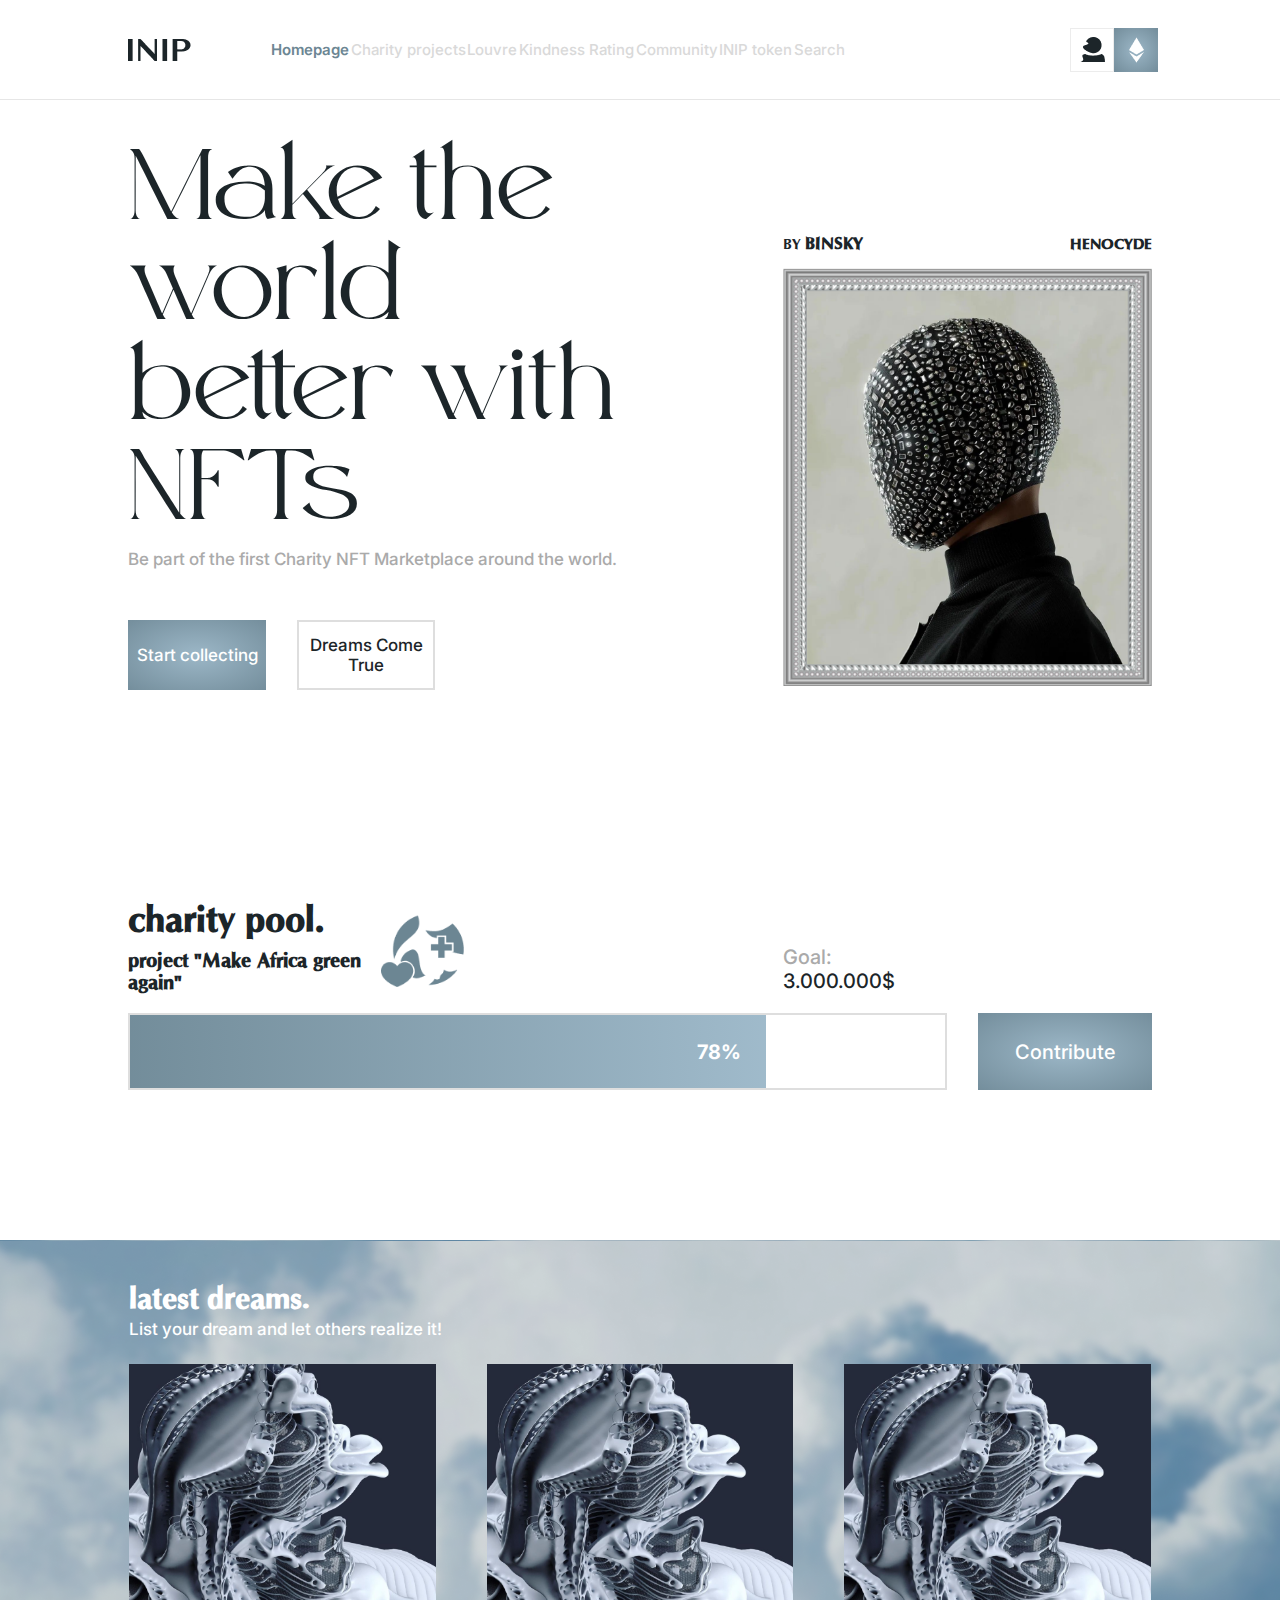
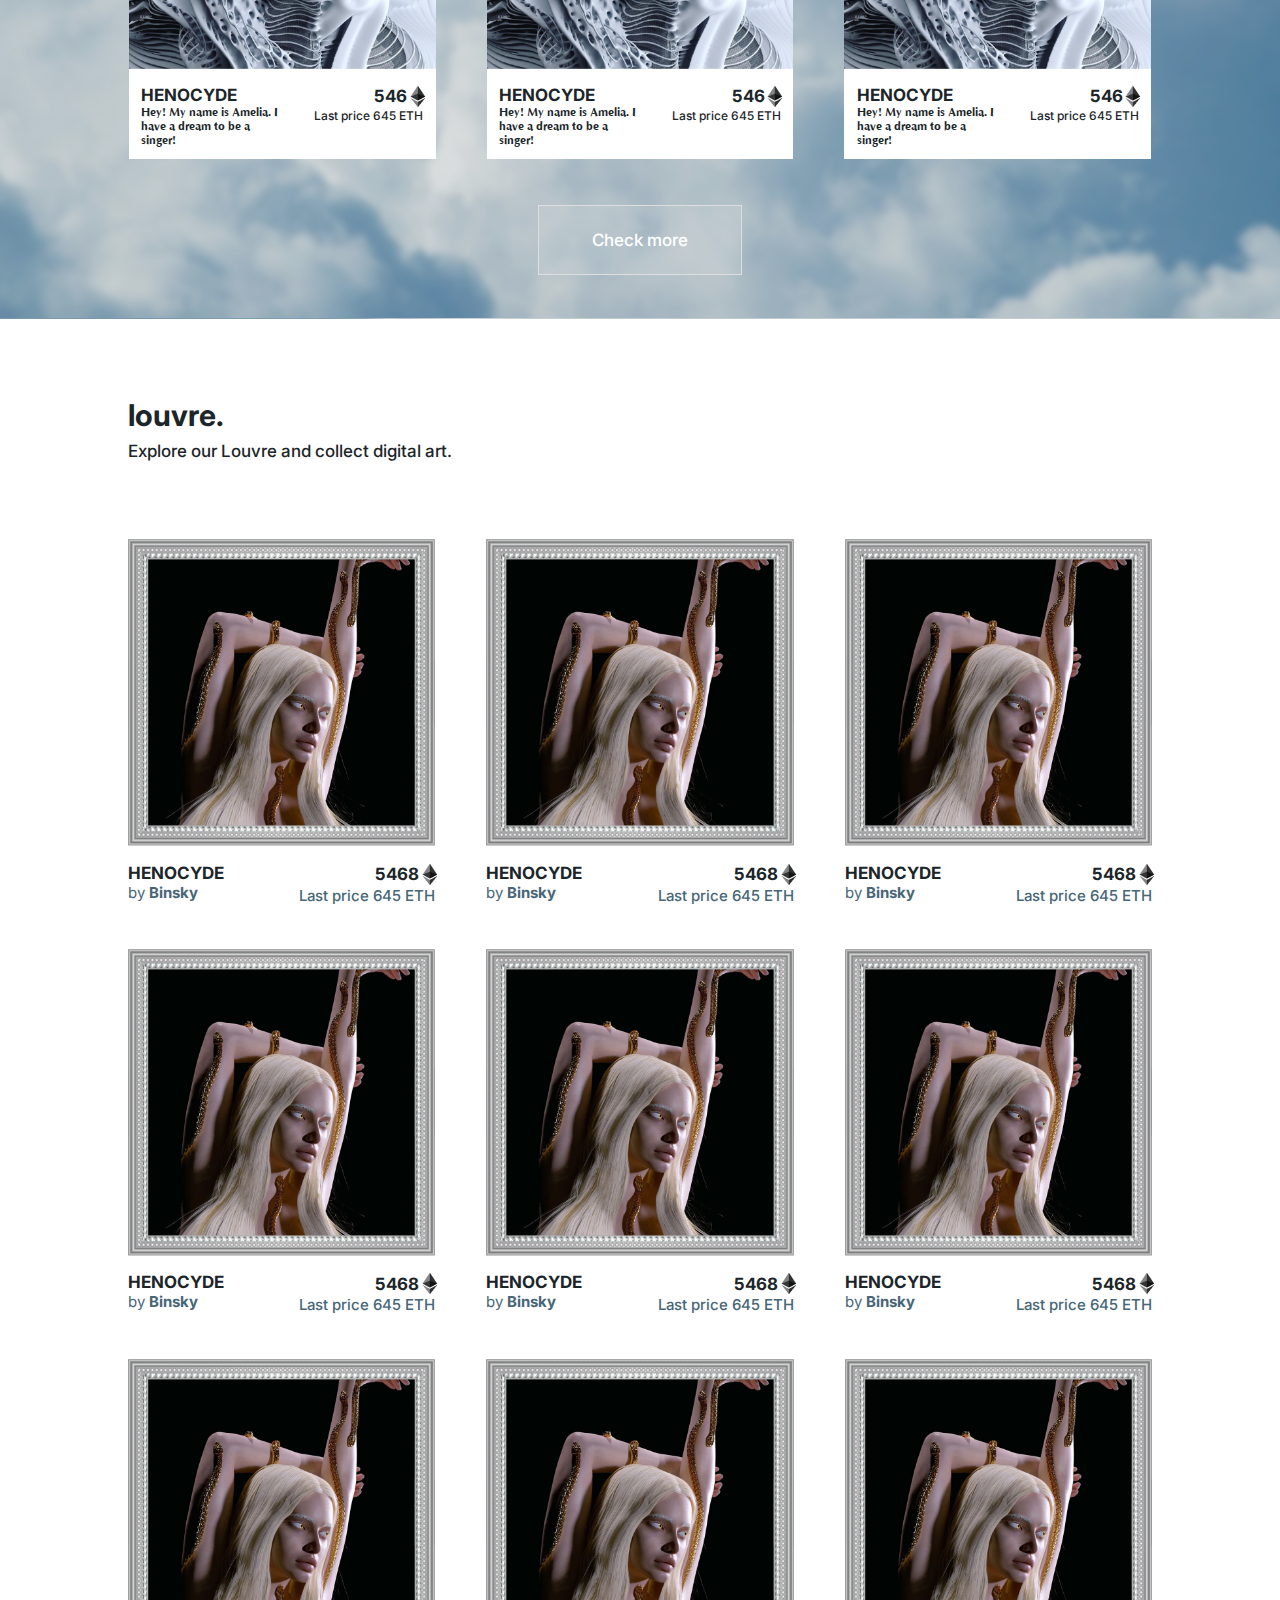
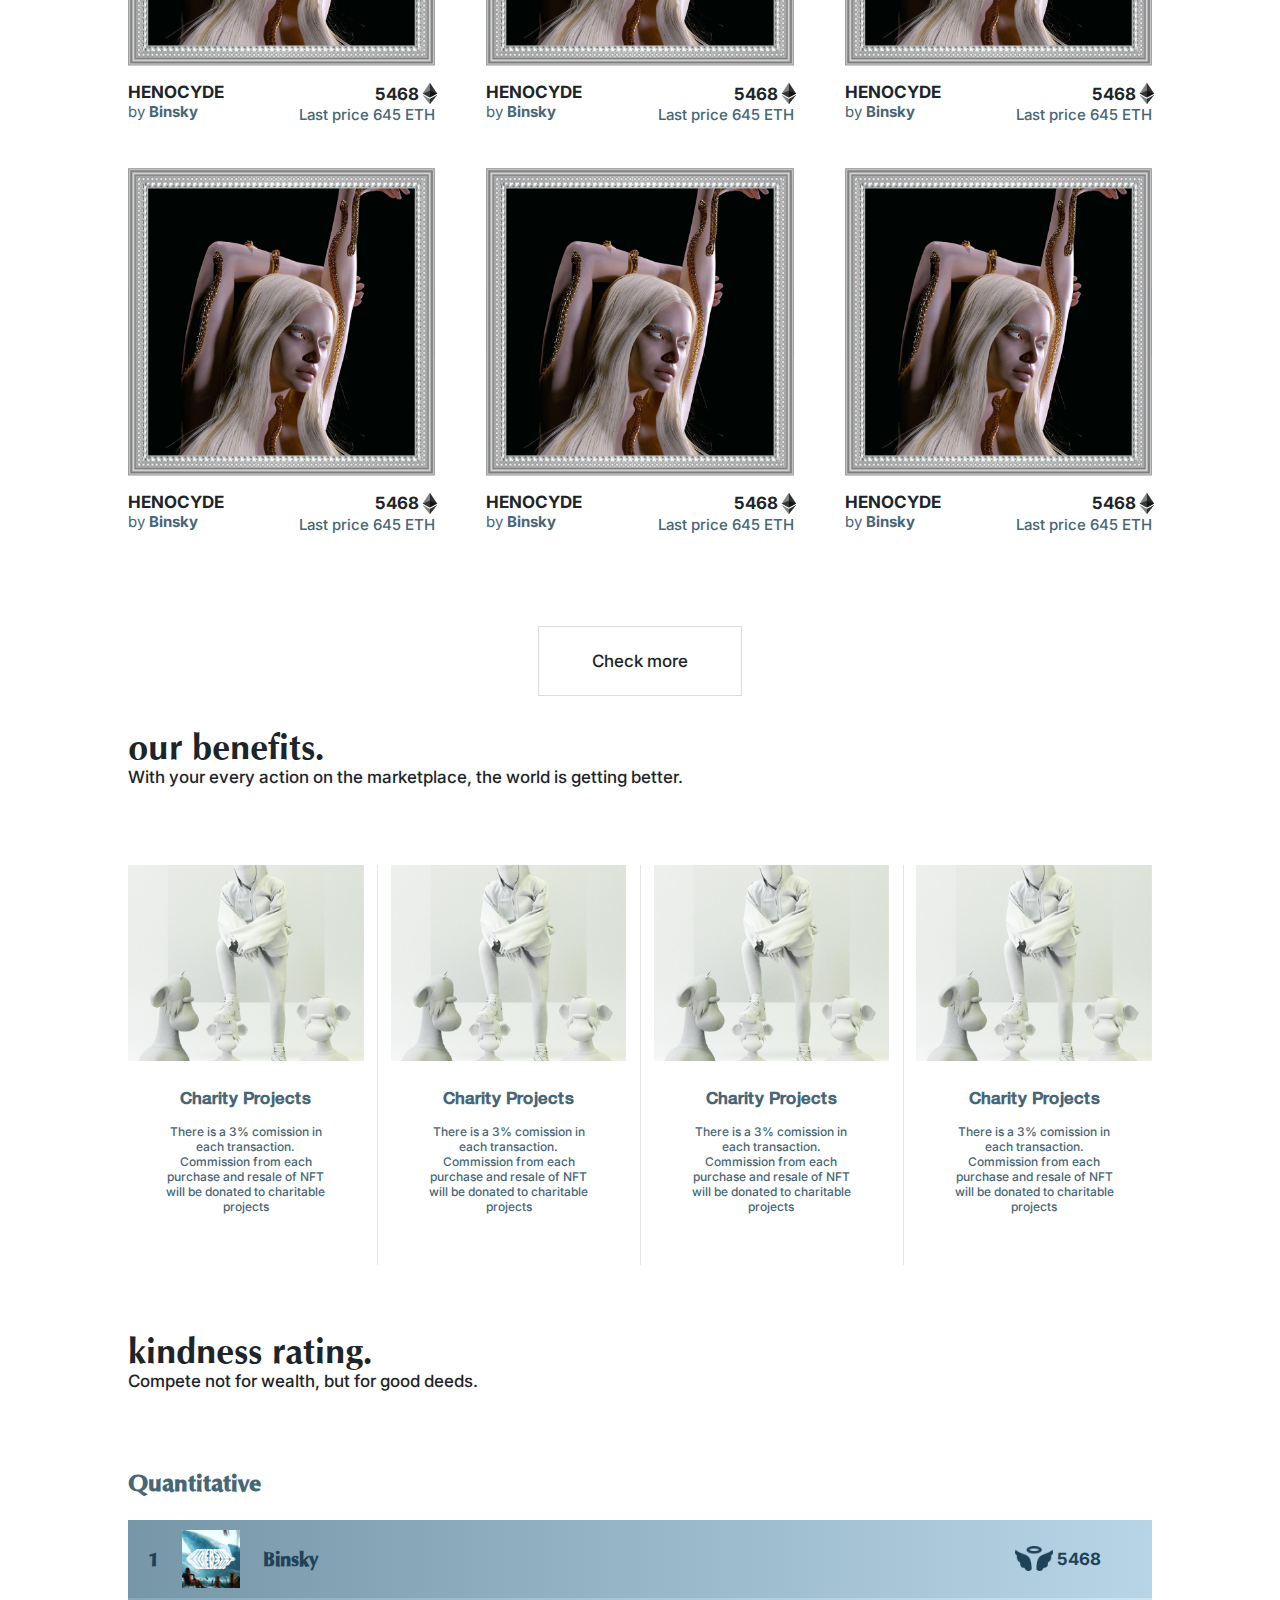
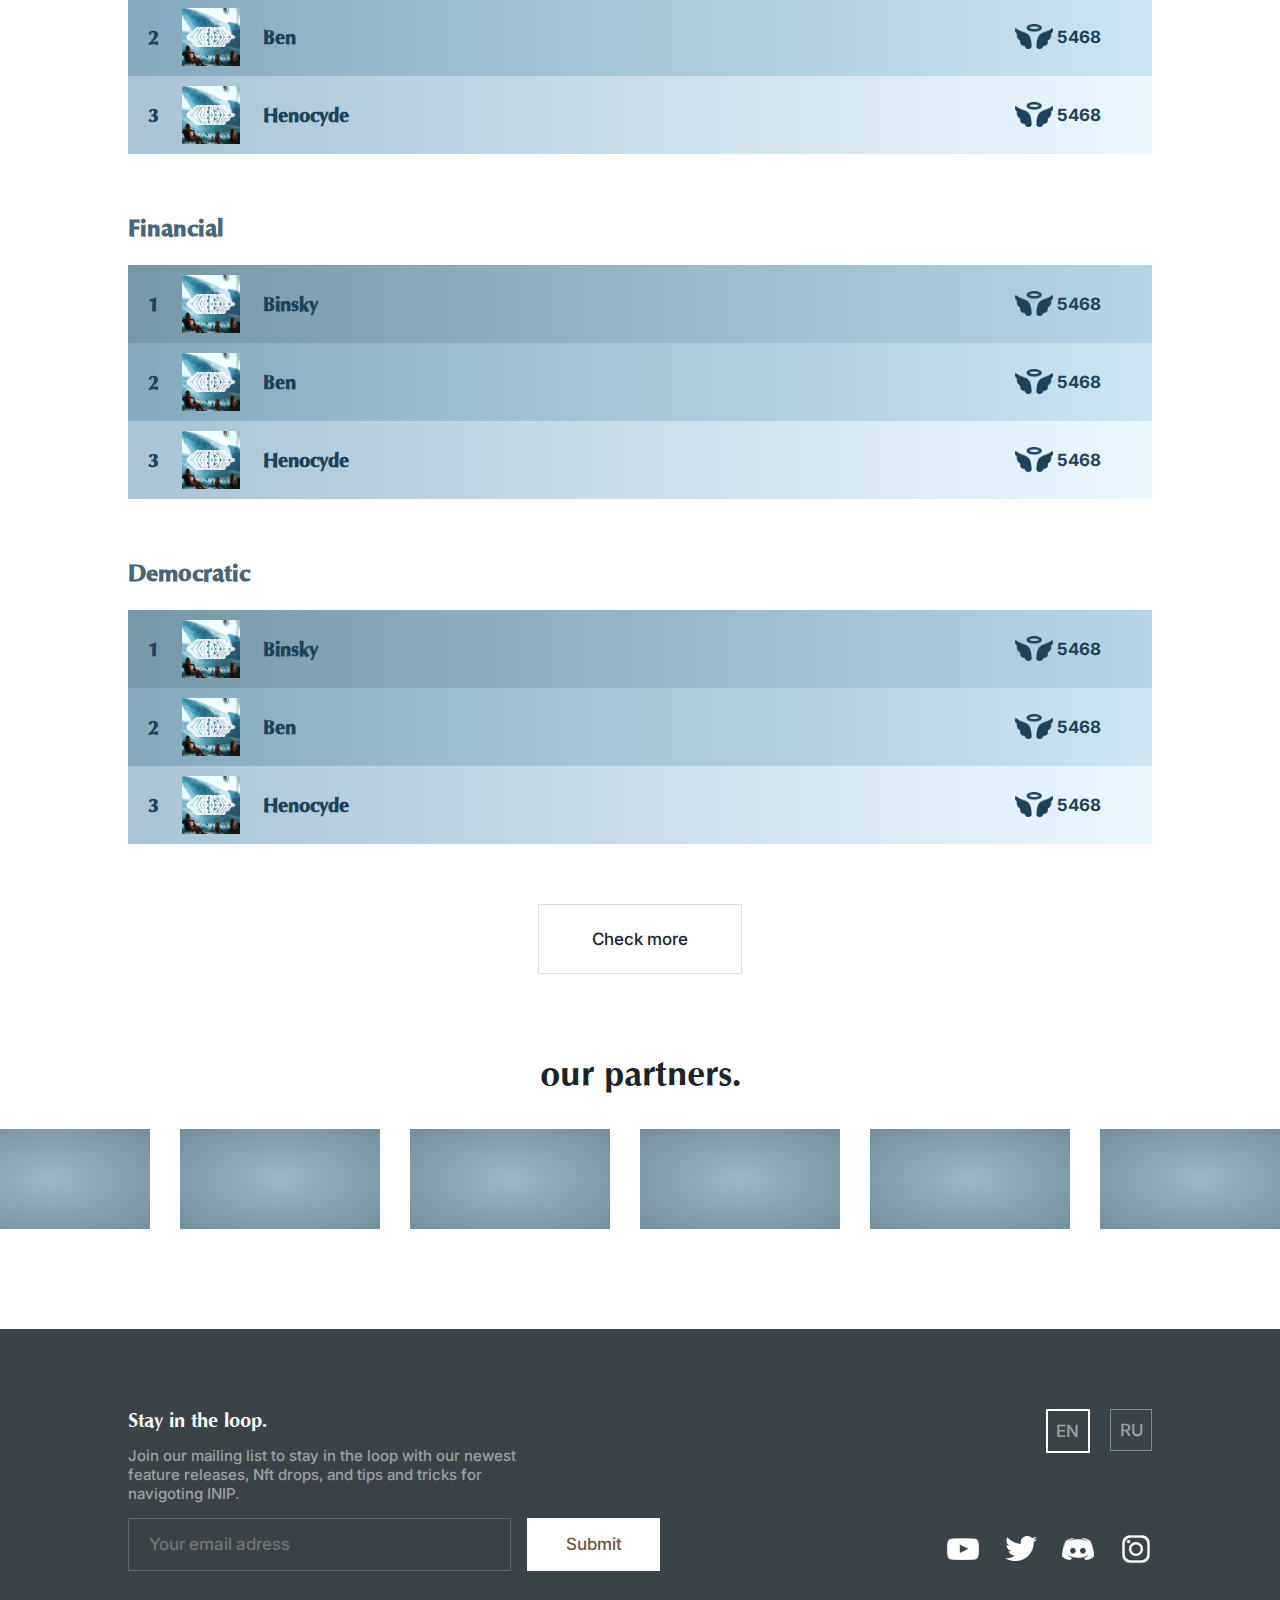
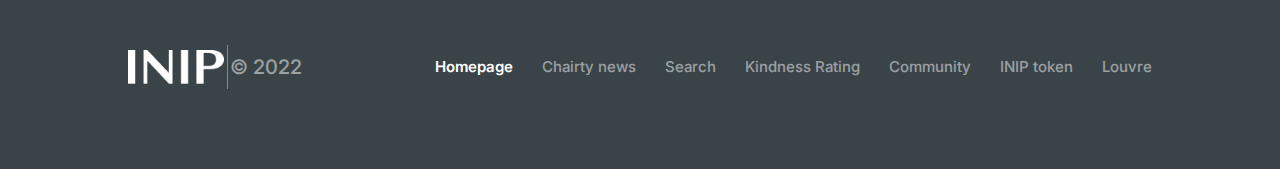
<file: index.html>
<!DOCTYPE html>
<html lang="en">
<head>
    <meta charset="UTF-8">
    <meta http-equiv="X-UA-Compatible" content="IE=edge">
    <meta name="viewport" content="width=device-width, initial-scale=1.0">
    <title>INIP</title>
    <link rel="stylesheet" href="homepage.css">
    <link rel="preconnect" href="https://fonts.googleapis.com">
    <link rel="preconnect" href="https://fonts.gstatic.com" crossorigin>
    <link href="https://fonts.googleapis.com/css2?family=Inter:wght@400;500;600;700&display=swap" rel="stylesheet">
</head>
<body>
    <header class="header w100 flex ai sb pad10">
        <div class="header_left flex ai sb">
            <img src="./image/INIP.png" alt="" class="img15">
            <div class="menu flex sb ai">
                <a href="./index.html" class="inter f600 f15 darkgrey noneunderline">Homepage</a>
                <a href="" class="inter lightgrey f500 f15 noneunderline">Charity projects</a>
                <a href="" class="inter lightgrey f500 f15 noneunderline">Louvre</a>
                <a href="./kindness_rating/kindness.html" class="inter lightgrey f500 f15 noneunderline">Kindness Rating</a>
                <a href="" class="inter lightgrey f500 f15 noneunderline">Community</a>
                <a href="" class="inter lightgrey f500 f15 noneunderline">INIP token</a>
                <a href="" class="inter lightgrey f500 f15 noneunderline">Search</a>
            </div>
        </div>
        <div class="header_right flex ai sb">
            <a href="./profile/profile.html">
                <div class="login flex ai center">
                    <img src="./image/login.png" alt="">
                </div>
            </a>
            <a href="">
                <div class="login2 flex ai center">
                    <img src="./image/Vector1png.png" alt="">
                </div>
            </a>    
        </div>
    </header>
    <main class="w100">
        <div class="block1 w100 pad10">
            <div class="block1_top w100 flex sb">
                <div class="block1_top_left">
                    <h1 class="m0 beauty f400 f100 black h1">Make the world better with NFTs</h1>
                    <p class="m0 inter f500 f17 grey">Be part of the first Charity NFT Marketplace around the world.</p>
                    <div class="block1_top_left_buttons flex sb ai">
                        <button class="Start_collecting flex ai center inter f500 f17 white">Start collecting</button>
                        <button class="Dreams_Come_True flex ai center inter f500 f17 black">Dreams Come True</button>
                    </div>
                </div>
                <div class="block1_top_right">
                    <div class="block1_top_right_p w100 flex sb ai">
                        <p class="qt f400 black f15 f_up">by <span class="qt f700 f17 black f_up">binsky</span></p>
                        <p class="qt f700 f15 black f_up">HENOCYDE</p>
                    </div>
                    <div class="NFT_avatar w100">
                        <img src="./image/Avatar.png" alt="" class="avatar">
                    </div>
                </div>
            </div>
            <div class="block1_bot w100 flex sb">
                <div class="block1_bot_left">
                    <div class="block1_bot_left_top w100 flex sb flex_end">
                        <div class="charity_pool flex sb ai">
                            <div class="charity_pool_l">
                                <p class="qt f700 f36 black m0 p15">charity pool.</p>
                                <p class="qt f600 f20 black p2">project "Make Africa green again"</p>
                            </div>
                            <img src="./image/Group 209.png" alt="" class="img1">
                        </div>
                        <div class="charity_pool_price flex flex_end">
                            <p class="inter f500 f20 grey">Goal: 
                                <span class="inter f500 f20 black p21">3.000.000$</span>
                            </p>
                        </div>
                    </div>
                    <div class="percent w100">
                        <div class="percent_l flex ai">
                            <p class="inter f700 f20 white">78%</p>
                        </div>
                    </div>
                </div>
                <button class="block1_bot_right flex ai center inter f500 f20 white">Contribute</button>
            </div>
        </div>
        <div class="block2 w100 pad10">
            <p class="qt f600 f30 white p3">latest dreams.</p>
            <p class="inter f500 f17 white p4">List your dream and let others realize it!</p>
            <div class="block2_cards w100 flex sb">
                <div class="block2_card marbot20">
                    <div class="block2_card_img w100">
                        <img src="./image/block2.png" alt="" class="img3">
                    </div>
                    <div class="block2_card_bot w100 flex sb">
                        <div class="block2_card_bot_l">
                            <p class="inter f700 f17 black f_up m0">henocyde</p>
                            <p class="qt f500 f12 black m0">Hey! My name is Amelia. I have a dream to be a singer!</p>
                        </div>
                        <div class="block2_card_bot_r flex column">
                            <div class="flex ai">
                                <p class="inter f700 f17 black m0">546</p>
                                <img src="./image/Group.png" alt="" class="img4">
                            </div>
                            <p class="inter f500 f12 black m0">Last price 645 ETH</p>
                        </div>
                    </div>
                </div>
                <div class="block2_card marbot20">
                    <div class="block2_card_img w100">
                        <img src="./image/block2.png" alt="" class="img3">
                    </div>
                    <div class="block2_card_bot w100 flex sb">
                        <div class="block2_card_bot_l">
                            <p class="inter f700 f17 black f_up m0">henocyde</p>
                            <p class="qt f500 f12 black m0">Hey! My name is Amelia. I have a dream to be a singer!</p>
                        </div>
                        <div class="block2_card_bot_r flex column">
                            <div class="flex ai">
                                <p class="inter f700 f17 black m0">546</p>
                                <img src="./image/Group.png" alt="" class="img4">
                            </div>
                            <p class="inter f500 f12 black m0">Last price 645 ETH</p>
                        </div>
                    </div>
                </div>
                <div class="block2_card marbot20">
                    <div class="block2_card_img w100">
                        <img src="./image/block2.png" alt="" class="img3">
                    </div>
                    <div class="block2_card_bot w100 flex sb">
                        <div class="block2_card_bot_l">
                            <p class="inter f700 f17 black f_up m0">henocyde</p>
                            <p class="qt f500 f12 black m0">Hey! My name is Amelia. I have a dream to be a singer!</p>
                        </div>
                        <div class="block2_card_bot_r flex column">
                            <div class="flex ai">
                                <p class="inter f700 f17 black m0">546</p>
                                <img src="./image/Group.png" alt="" class="img4">
                            </div>
                            <p class="inter f500 f12 black m0">Last price 645 ETH</p>
                        </div>
                    </div>
                </div>
            </div>
            <button class="block2_button inter f500 f17 white">Check more</button>
        </div>
        <div class="block3 w100 pad10">
            <p class="inter f700 f30 black p5">louvre.</p>
            <p class="inter f500 f17 black p6">Explore our Louvre and collect digital art.</p>
            <div class="block3_cards">
                <div class="block3_row w100 flex sb">
                    <div class="block2_card marbot20">
                        <div class="block2_card_img w100">
                            <img src="./image/block3img.png" alt="" class="img3">
                        </div>
                        <div class="block3_card_bot w100 flex sb">
                            <div class="block2_card_bot_l">
                                <p class="inter f700 f17 black f_up m0">henocyde</p>
                                <p class="inter f400 pasta f15 m0">by 
                                    <span class="inter f700 f15 pasta">Binsky</span>
                                </p>
                            </div>
                            <div class="block2_card_bot_r flex column">
                                <div class="flex ai">
                                    <p class="inter f700 f17 black m0">5468</p>
                                    <img src="./image/Group.png" alt="" class="img4">
                                </div>
                                <p class="inter f500 f15 pasta m0">Last price 645 ETH</p>
                            </div>
                        </div>
                    </div>
                    <div class="block2_card marbot20">
                        <div class="block2_card_img w100">
                            <img src="./image/block3img.png" alt="" class="img3">
                        </div>
                        <div class="block3_card_bot w100 flex sb">
                            <div class="block2_card_bot_l">
                                <p class="inter f700 f17 black f_up m0">henocyde</p>
                                <p class="inter f400 pasta f15 m0">by 
                                    <span class="inter f700 f15 pasta">Binsky</span>
                                </p>
                            </div>
                            <div class="block2_card_bot_r flex column">
                                <div class="flex ai">
                                    <p class="inter f700 f17 black m0">5468</p>
                                    <img src="./image/Group.png" alt="" class="img4">
                                </div>
                                <p class="inter f500 f15 pasta m0">Last price 645 ETH</p>
                            </div>
                        </div>
                    </div>
                    <div class="block2_card marbot20">
                        <div class="block2_card_img w100">
                            <img src="./image/block3img.png" alt="" class="img3">
                        </div>
                        <div class="block3_card_bot w100 flex sb">
                            <div class="block2_card_bot_l">
                                <p class="inter f700 f17 black f_up m0">henocyde</p>
                                <p class="inter f400 pasta f15 m0">by 
                                    <span class="inter f700 f15 pasta">Binsky</span>
                                </p>
                            </div>
                            <div class="block2_card_bot_r flex column">
                                <div class="flex ai">
                                    <p class="inter f700 f17 black m0">5468</p>
                                    <img src="./image/Group.png" alt="" class="img4">
                                </div>
                                <p class="inter f500 f15 pasta m0">Last price 645 ETH</p>
                            </div>
                        </div>
                    </div>
                </div>
                <div class="block3_row w100 flex sb">
                    <div class="block2_card marbot20">
                        <div class="block2_card_img w100">
                            <img src="./image/block3img.png" alt="" class="img3">
                        </div>
                        <div class="block3_card_bot w100 flex sb">
                            <div class="block2_card_bot_l">
                                <p class="inter f700 f17 black f_up m0">henocyde</p>
                                <p class="inter f400 pasta f15 m0">by 
                                    <span class="inter f700 f15 pasta">Binsky</span>
                                </p>
                            </div>
                            <div class="block2_card_bot_r flex column">
                                <div class="flex ai">
                                    <p class="inter f700 f17 black m0">5468</p>
                                    <img src="./image/Group.png" alt="" class="img4">
                                </div>
                                <p class="inter f500 f15 pasta m0">Last price 645 ETH</p>
                            </div>
                        </div>
                    </div>
                    <div class="block2_card marbot20">
                        <div class="block2_card_img w100">
                            <img src="./image/block3img.png" alt="" class="img3">
                        </div>
                        <div class="block3_card_bot w100 flex sb">
                            <div class="block2_card_bot_l">
                                <p class="inter f700 f17 black f_up m0">henocyde</p>
                                <p class="inter f400 pasta f15 m0">by 
                                    <span class="inter f700 f15 pasta">Binsky</span>
                                </p>
                            </div>
                            <div class="block2_card_bot_r flex column">
                                <div class="flex ai">
                                    <p class="inter f700 f17 black m0">5468</p>
                                    <img src="./image/Group.png" alt="" class="img4">
                                </div>
                                <p class="inter f500 f15 pasta m0">Last price 645 ETH</p>
                            </div>
                        </div>
                    </div>
                    <div class="block2_card marbot20">
                        <div class="block2_card_img w100">
                            <img src="./image/block3img.png" alt="" class="img3">
                        </div>
                        <div class="block3_card_bot w100 flex sb">
                            <div class="block2_card_bot_l">
                                <p class="inter f700 f17 black f_up m0">henocyde</p>
                                <p class="inter f400 pasta f15 m0">by 
                                    <span class="inter f700 f15 pasta">Binsky</span>
                                </p>
                            </div>
                            <div class="block2_card_bot_r flex column">
                                <div class="flex ai">
                                    <p class="inter f700 f17 black m0">5468</p>
                                    <img src="./image/Group.png" alt="" class="img4">
                                </div>
                                <p class="inter f500 f15 pasta m0">Last price 645 ETH</p>
                            </div>
                        </div>
                    </div>
                </div>
                <div class="block3_row w100 flex sb">
                    <div class="block2_card marbot20">
                        <div class="block2_card_img w100">
                            <img src="./image/block3img.png" alt="" class="img3">
                        </div>
                        <div class="block3_card_bot w100 flex sb">
                            <div class="block2_card_bot_l">
                                <p class="inter f700 f17 black f_up m0">henocyde</p>
                                <p class="inter f400 pasta f15 m0">by 
                                    <span class="inter f700 f15 pasta">Binsky</span>
                                </p>
                            </div>
                            <div class="block2_card_bot_r flex column">
                                <div class="flex ai">
                                    <p class="inter f700 f17 black m0">5468</p>
                                    <img src="./image/Group.png" alt="" class="img4">
                                </div>
                                <p class="inter f500 f15 pasta m0">Last price 645 ETH</p>
                            </div>
                        </div>
                    </div>
                    <div class="block2_card marbot20">
                        <div class="block2_card_img w100">
                            <img src="./image/block3img.png" alt="" class="img3">
                        </div>
                        <div class="block3_card_bot w100 flex sb">
                            <div class="block2_card_bot_l">
                                <p class="inter f700 f17 black f_up m0">henocyde</p>
                                <p class="inter f400 pasta f15 m0">by 
                                    <span class="inter f700 f15 pasta">Binsky</span>
                                </p>
                            </div>
                            <div class="block2_card_bot_r flex column">
                                <div class="flex ai">
                                    <p class="inter f700 f17 black m0">5468</p>
                                    <img src="./image/Group.png" alt="" class="img4">
                                </div>
                                <p class="inter f500 f15 pasta m0">Last price 645 ETH</p>
                            </div>
                        </div>
                    </div>
                    <div class="block2_card marbot20">
                        <div class="block2_card_img w100">
                            <img src="./image/block3img.png" alt="" class="img3">
                        </div>
                        <div class="block3_card_bot w100 flex sb">
                            <div class="block2_card_bot_l">
                                <p class="inter f700 f17 black f_up m0">henocyde</p>
                                <p class="inter f400 pasta f15 m0">by 
                                    <span class="inter f700 f15 pasta">Binsky</span>
                                </p>
                            </div>
                            <div class="block2_card_bot_r flex column">
                                <div class="flex ai">
                                    <p class="inter f700 f17 black m0">5468</p>
                                    <img src="./image/Group.png" alt="" class="img4">
                                </div>
                                <p class="inter f500 f15 pasta m0">Last price 645 ETH</p>
                            </div>
                        </div>
                    </div>
                </div>
                <div class="block3_row w100 flex sb">
                    <div class="block2_card marbot20">
                        <div class="block2_card_img w100">
                            <img src="./image/block3img.png" alt="" class="img3">
                        </div>
                        <div class="block3_card_bot w100 flex sb">
                            <div class="block2_card_bot_l">
                                <p class="inter f700 f17 black f_up m0">henocyde</p>
                                <p class="inter f400 pasta f15 m0">by 
                                    <span class="inter f700 f15 pasta">Binsky</span>
                                </p>
                            </div>
                            <div class="block2_card_bot_r flex column">
                                <div class="flex ai">
                                    <p class="inter f700 f17 black m0">5468</p>
                                    <img src="./image/Group.png" alt="" class="img4">
                                </div>
                                <p class="inter f500 f15 pasta m0">Last price 645 ETH</p>
                            </div>
                        </div>
                    </div>
                    <div class="block2_card marbot20">
                        <div class="block2_card_img w100">
                            <img src="./image/block3img.png" alt="" class="img3">
                        </div>
                        <div class="block3_card_bot w100 flex sb">
                            <div class="block2_card_bot_l">
                                <p class="inter f700 f17 black f_up m0">henocyde</p>
                                <p class="inter f400 pasta f15 m0">by 
                                    <span class="inter f700 f15 pasta">Binsky</span>
                                </p>
                            </div>
                            <div class="block2_card_bot_r flex column">
                                <div class="flex ai">
                                    <p class="inter f700 f17 black m0">5468</p>
                                    <img src="./image/Group.png" alt="" class="img4">
                                </div>
                                <p class="inter f500 f15 pasta m0">Last price 645 ETH</p>
                            </div>
                        </div>
                    </div>
                    <div class="block2_card marbot20">
                        <div class="block2_card_img w100">
                            <img src="./image/block3img.png" alt="" class="img3">
                        </div>
                        <div class="block3_card_bot w100 flex sb">
                            <div class="block2_card_bot_l">
                                <p class="inter f700 f17 black f_up m0">henocyde</p>
                                <p class="inter f400 pasta f15 m0">by 
                                    <span class="inter f700 f15 pasta">Binsky</span>
                                </p>
                            </div>
                            <div class="block2_card_bot_r flex column">
                                <div class="flex ai">
                                    <p class="inter f700 f17 black m0">5468</p>
                                    <img src="./image/Group.png" alt="" class="img4">
                                </div>
                                <p class="inter f500 f15 pasta m0">Last price 645 ETH</p>
                            </div>
                        </div>
                    </div>
                </div>
            </div>
            <button class="block3_button inter f500 f17 black">Check more</button>
        </div>
        <div class="block4 w100 pad10">
            <p class="qt f400 f36 black m0">our benefits.</p>
            <p class="inter f500 f17 black p6">With your every action on the marketplace, the world is getting better.</p>
            <div class="block4_cards flex sb">
                <div class="block4_card">
                    <div class="block4_card_img w100">
                        <img src="./image/Rectangle 60.png" alt="" class="block4_img6">
                    </div>
                    <div class="block4_card_bot flex column ai center">
                        <p class="helvet f700 f17 pasta p8">Charity Projects</p>
                        <p class="inter f500 f12 pasta p7">There is a 3% comission in
                            each transaction. Commission
                            from each purchase and resale
                            of NFT will be donated to 
                            charitable projects</p>
                    </div>
                </div>
                <div class="line"></div>
                <div class="block4_card">
                    <div class="block4_card_img w100">
                        <img src="./image/Rectangle 60.png" alt="" class="block4_img6">
                    </div>
                    <div class="block4_card_bot flex column ai center">
                        <p class="helvet f700 f17 pasta p8">Charity Projects</p>
                        <p class="inter f500 f12 pasta p7">There is a 3% comission in
                            each transaction. Commission
                            from each purchase and resale
                            of NFT will be donated to 
                            charitable projects</p>
                    </div>
                </div>
                <div class="line"></div>
                <div class="block4_card">
                    <div class="block4_card_img w100">
                        <img src="./image/Rectangle 60.png" alt="" class="block4_img6">
                    </div>
                    <div class="block4_card_bot flex column ai center">
                        <p class="helvet f700 f17 pasta p8">Charity Projects</p>
                        <p class="inter f500 f12 pasta p7">There is a 3% comission in
                            each transaction. Commission
                            from each purchase and resale
                            of NFT will be donated to 
                            charitable projects</p>
                    </div>
                </div>
                <div class="line"></div>
                <div class="block4_card">
                    <div class="block4_card_img w100">
                        <img src="./image/Rectangle 60.png" alt="" class="block4_img6">
                    </div>
                    <div class="block4_card_bot flex column ai center">
                        <p class="helvet f700 f17 pasta p8">Charity Projects</p>
                        <p class="inter f500 f12 pasta p7">There is a 3% comission in
                            each transaction. Commission
                            from each purchase and resale
                            of NFT will be donated to 
                            charitable projects</p>
                    </div>
                </div>
            </div>
        </div>
        <div class="block5 w100 pad10">
            <p class="qt f500 f36 black m0">kindness rating.</p>
            <p class="inter f500 f17 black p6">Compete not for wealth, but for good deeds.</p>
            <div class="block5_cards w100">
                <p class="qt f700 f24 pasta">Quantitative</p>
                <div class="block5_card back_img1 w100 flex sb ai">
                    <div class="block5_card_l flex ai">
                        <span class="qt f700 f20 darkpasta mar8">1</span>
                        <img src="./image/Rectangle 308.png" alt="" class="img7 mar8">
                        <span class="qt f700 f20 darkpasta">Binsky</span>
                    </div>
                    <div class="block5_card_r flex sb ai">
                        <img src="./image/Group 262.png" alt="" class="img8">
                        <span class="inter f700 f17 darkpasta">5468</span>
                    </div>
                </div>
                <div class="block5_card back_img2 w100 flex sb ai">
                    <div class="block5_card_l flex ai">
                        <span class="qt f700 f20 darkpasta mar8">2</span>
                        <img src="./image/Rectangle 308.png" alt="" class="img7 mar8">
                        <span class="qt f700 f20 darkpasta">Ben</span>
                    </div>
                    <div class="block5_card_r flex sb ai">
                        <img src="./image/Group 262.png" alt="" class="img8">
                        <span class="inter f700 f17 darkpasta">5468</span>
                    </div>
                </div>
                <div class="block5_card back_img3 w100 flex sb ai marbot60">
                    <div class="block5_card_l flex ai">
                        <span class="qt f700 f20 darkpasta mar8">3</span>
                        <img src="./image/Rectangle 308.png" alt="" class="img7 mar8">
                        <span class="qt f700 f20 darkpasta">Henocyde</span>
                    </div>
                    <div class="block5_card_r flex sb ai">
                        <img src="./image/Group 262.png" alt="" class="img8">
                        <span class="inter f700 f17 darkpasta">5468</span>
                    </div>
                </div>
                <p class="qt f700 f24 pasta">Financial</p>
                <div class="block5_card back_img1 w100 flex sb ai">
                    <div class="block5_card_l flex ai">
                        <span class="qt f700 f20 darkpasta mar8">1</span>
                        <img src="./image/Rectangle 308.png" alt="" class="img7 mar8">
                        <span class="qt f700 f20 darkpasta">Binsky</span>
                    </div>
                    <div class="block5_card_r flex sb ai">
                        <img src="./image/Group 262.png" alt="" class="img8">
                        <span class="inter f700 f17 darkpasta">5468</span>
                    </div>
                </div>
                <div class="block5_card back_img2 w100 flex sb ai">
                    <div class="block5_card_l flex ai">
                        <span class="qt f700 f20 darkpasta mar8">2</span>
                        <img src="./image/Rectangle 308.png" alt="" class="img7 mar8">
                        <span class="qt f700 f20 darkpasta">Ben</span>
                    </div>
                    <div class="block5_card_r flex sb ai">
                        <img src="./image/Group 262.png" alt="" class="img8">
                        <span class="inter f700 f17 darkpasta">5468</span>
                    </div>
                </div>
                <div class="block5_card back_img3 w100 flex sb ai marbot60">
                    <div class="block5_card_l flex ai">
                        <span class="qt f700 f20 darkpasta mar8">3</span>
                        <img src="./image/Rectangle 308.png" alt="" class="img7 mar8">
                        <span class="qt f700 f20 darkpasta">Henocyde</span>
                    </div>
                    <div class="block5_card_r flex sb ai">
                        <img src="./image/Group 262.png" alt="" class="img8">
                        <span class="inter f700 f17 darkpasta">5468</span>
                    </div>
                </div>
                <p class="qt f700 f24 pasta">Democratic</p>
                <div class="block5_card back_img1 w100 flex sb ai">
                    <div class="block5_card_l flex ai">
                        <span class="qt f700 f20 darkpasta mar8">1</span>
                        <img src="./image/Rectangle 308.png" alt="" class="img7 mar8">
                        <span class="qt f700 f20 darkpasta">Binsky</span>
                    </div>
                    <div class="block5_card_r flex sb ai">
                        <img src="./image/Group 262.png" alt="" class="img8">
                        <span class="inter f700 f17 darkpasta">5468</span>
                    </div>
                </div>
                <div class="block5_card back_img2 w100 flex sb ai">
                    <div class="block5_card_l flex ai">
                        <span class="qt f700 f20 darkpasta mar8">2</span>
                        <img src="./image/Rectangle 308.png" alt="" class="img7 mar8">
                        <span class="qt f700 f20 darkpasta">Ben</span>
                    </div>
                    <div class="block5_card_r flex sb ai">
                        <img src="./image/Group 262.png" alt="" class="img8">
                        <span class="inter f700 f17 darkpasta">5468</span>
                    </div>
                </div>
                <div class="block5_card back_img3 w100 flex sb ai marbot60">
                    <div class="block5_card_l flex ai">
                        <span class="qt f700 f20 darkpasta mar8">3</span>
                        <img src="./image/Rectangle 308.png" alt="" class="img7 mar8">
                        <span class="qt f700 f20 darkpasta">Henocyde</span>
                    </div>
                    <div class="block5_card_r flex sb ai">
                        <img src="./image/Group 262.png" alt="" class="img8">
                        <span class="inter f700 f17 darkpasta">5468</span>
                    </div>
                </div>
            </div>
            <button class="block4_button inter f500 f17 black">Check more</button>
        </div>
        <div class="block6 w100">
            <p class="qt f500 f36 black flex center ai">our partners.</p>
            <div class="block6_divs flex center">
                <div class="block6_div"></div>
                <div class="block6_div"></div>
                <div class="block6_div"></div>
                <div class="block6_div"></div>
                <div class="block6_div"></div>
                <div class="block6_div"></div>
                <div class="block6_div"></div>
                <div class="block6_div"></div>
                <div class="block6_div"></div>
                <div class="block6_div"></div>
            </div>
        </div>
    </main>
    <footer class="footer w100">
        <div class="footer_top w100 flex sb ai">
            <div class="footer_top_l flex column sb">
                <p class="qt f500 f20 white m0">Stay in the loop.</p>
                <p class="inter f500 f15 white50 p9">Join our mailing list to stay in the loop with our  newest feature
                    releases, Nft drops, and tips and tricks for navigoting INIP.</p>
                <div class="footer_top_l_bot flex w100 sb ai">
                    <input type="text" placeholder="Your email adress" class="input_footer inter f500 f17 white50">
                    <button class="button_footer inter f500 f17">Submit</button>
                </div>
            </div>
            <div class="footer_top_r flex column sb">
                <div class="enru w100 flex sb">
                    <div class="en flex ai center">
                        <span class="inter f500 f17 white50">EN</span>
                    </div>
                    <div class="ru flex ai center">
                        <span class="inter f500 f17 white50">RU</span>
                    </div>
                </div>
                <div class="w100 flex sb ai div_foot">
                    <img src="./image/youtube.png" alt="" class="icons">
                    <img src="./image/tweet.png" alt="" class="icons">
                    <img src="./image/discord.png" alt="" class="icons">
                    <img src="./image/instagram.png" alt="" class="icons">    
                </div>
            </div>
        </div>
        <div class="footer_bot flex sb">
            <div class="footer_bot_l flex sb ai">
                <img src="./image/INIP2.png" alt="" class="img5">
                <div class="borderdiv"></div>
                <span class="inter f500 f20 white50">©  2022</span>
            </div>
            <div class="footer_bot_r flex sb ai">
                <a href="./index.html" class="inter f600 f15 white">Homepage</a>
                <a href="" class="inter f500 f15 white50">Chairty news</a>
                <a href="" class="inter f500 f15 white50">Search</a>
                <a href="../kindness_rating/kindness.html" class="inter f500 f15 white50">Kindness Rating</a>
                <a href="" class="inter f500 f15 white50">Community</a>
                <a href="" class="inter f500 f15 white50">INIP token</a>
                <a href="" class="inter f500 f15 white50">Louvre</a>
            </div>
        </div>
    </footer>
</body>
</html>
</file>
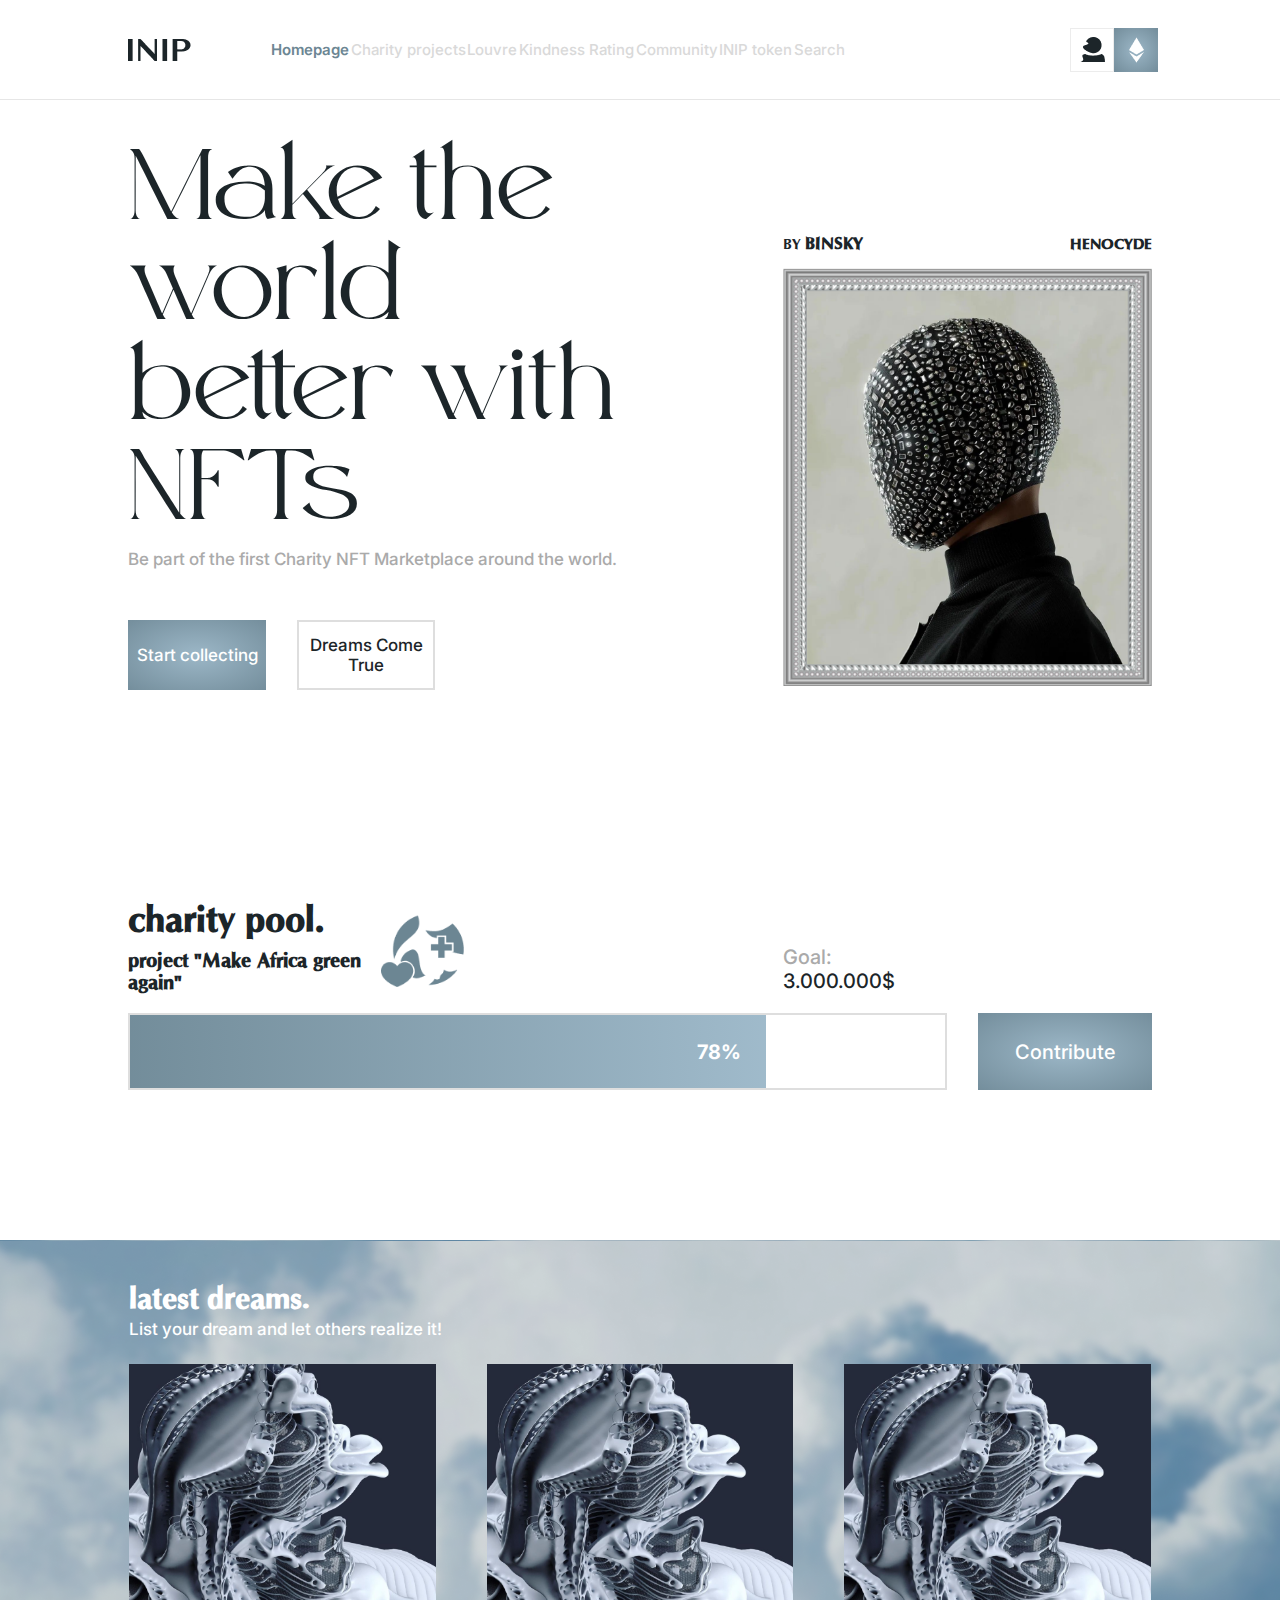
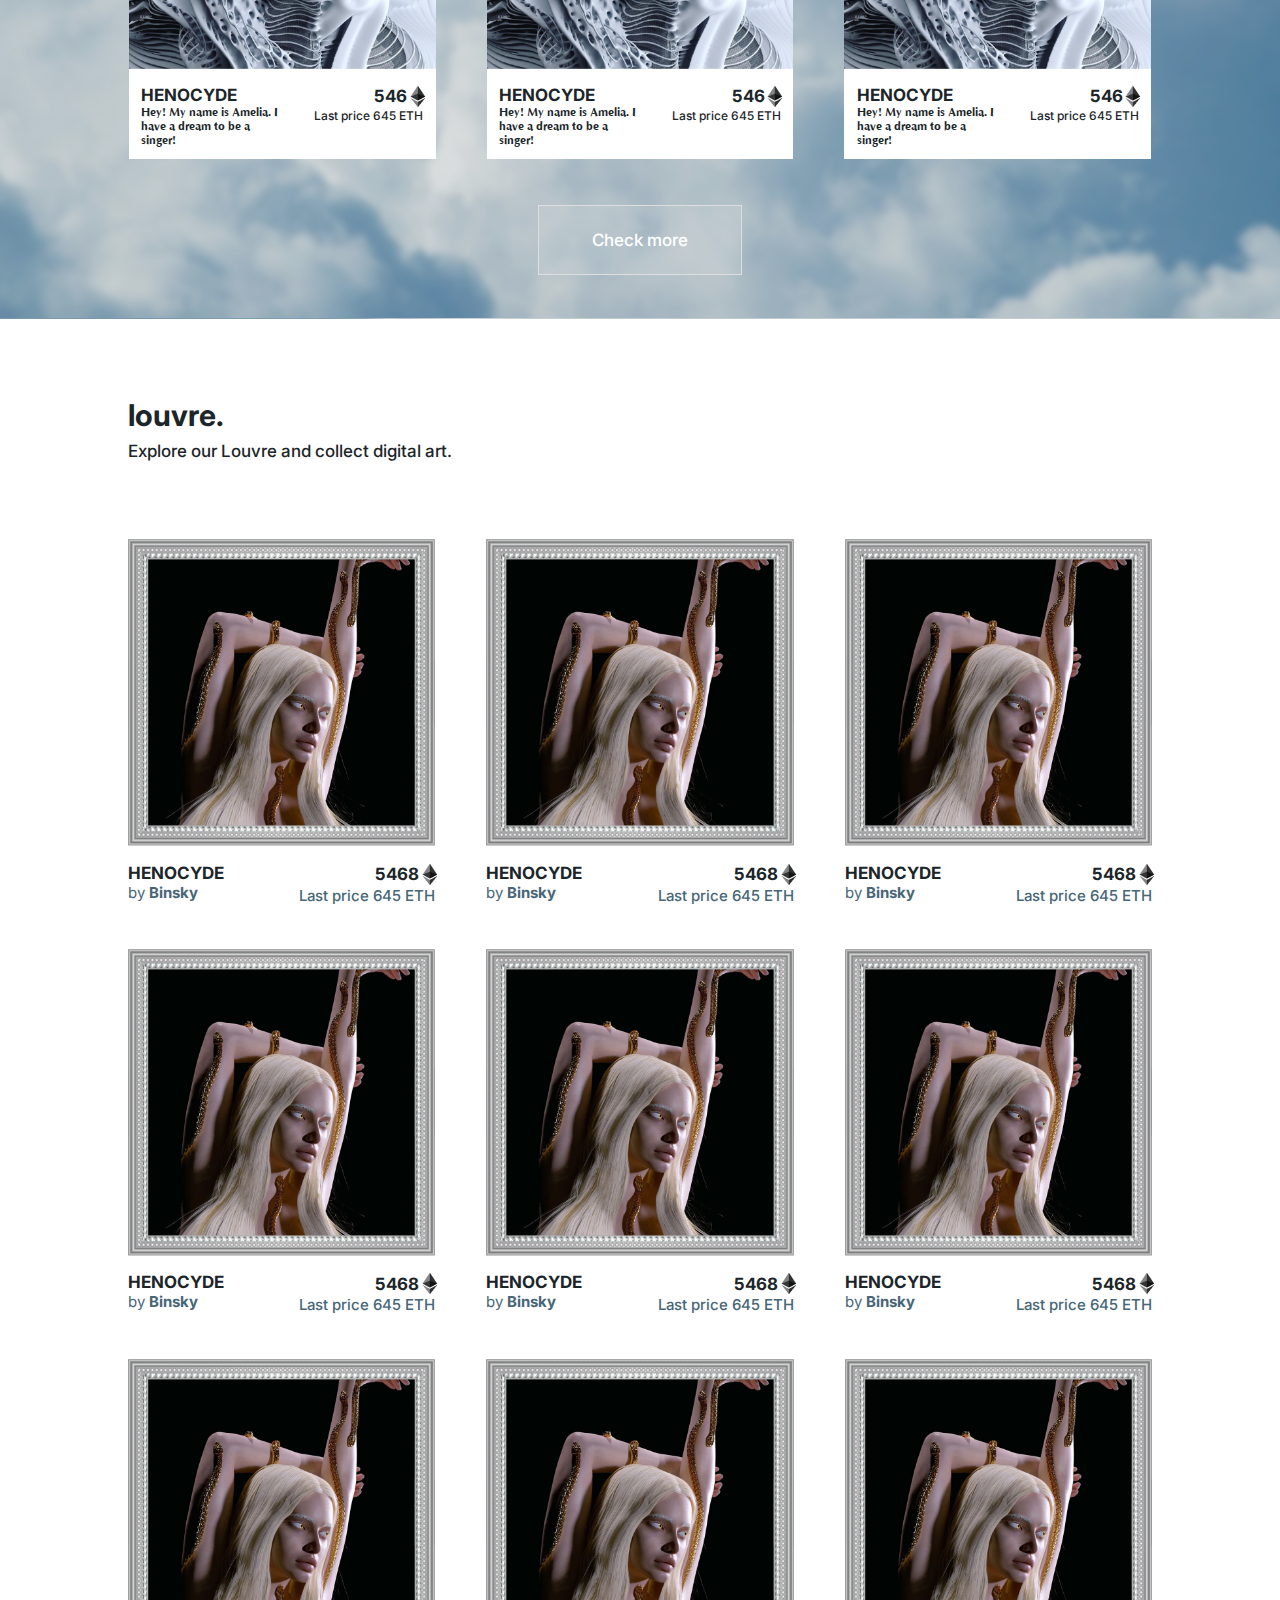
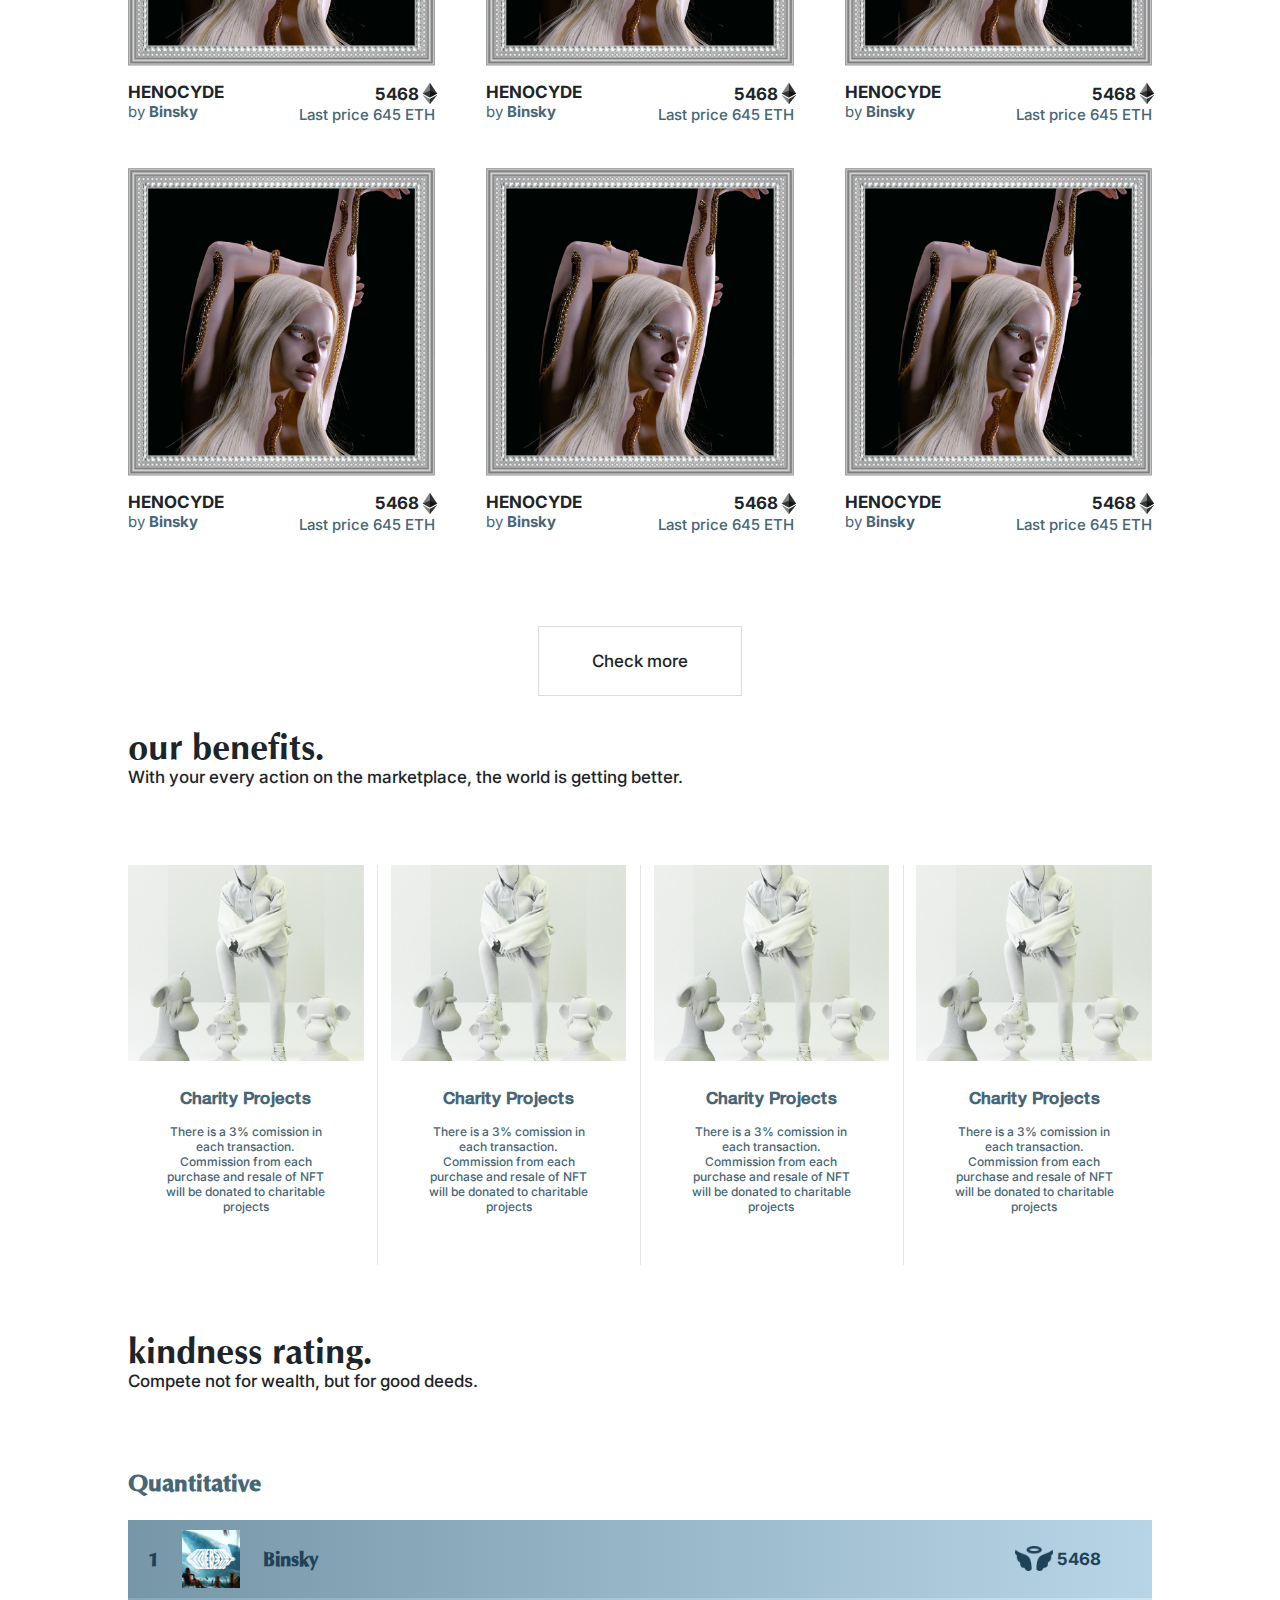
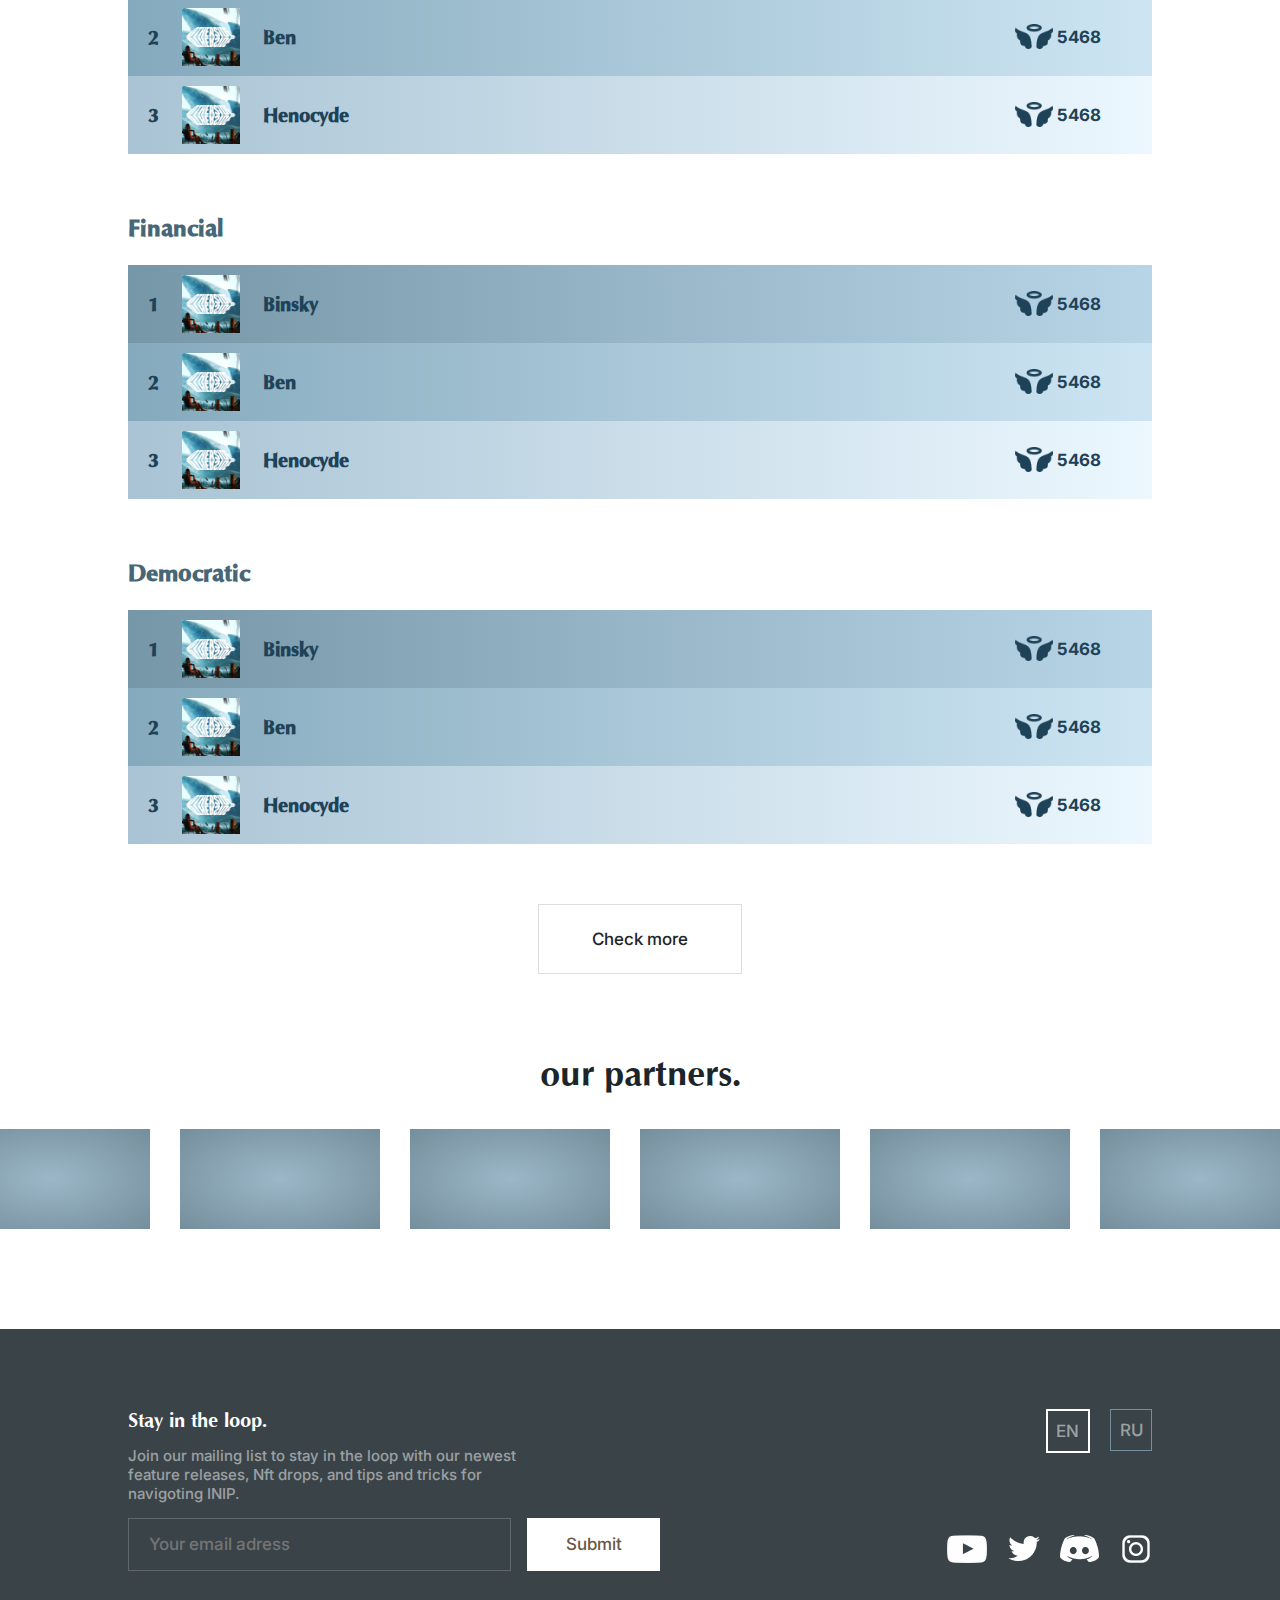
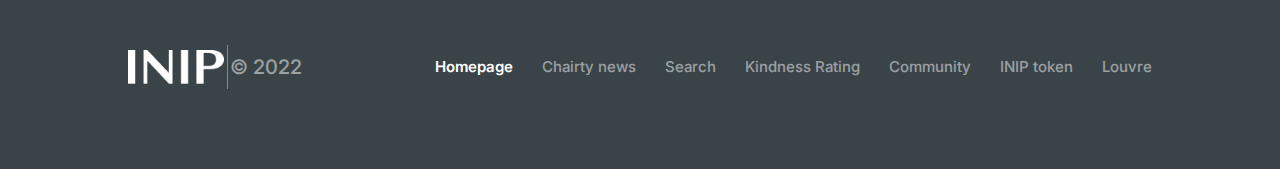
<file: homepage/index.html>
<!DOCTYPE html>
<html lang="en">
<head>
    <meta charset="UTF-8">
    <meta http-equiv="X-UA-Compatible" content="IE=edge">
    <meta name="viewport" content="width=device-width, initial-scale=1.0">
    <title>INIP</title>
    <link rel="stylesheet" href="homepage.css">
    <link rel="preconnect" href="https://fonts.googleapis.com">
    <link rel="preconnect" href="https://fonts.gstatic.com" crossorigin>
    <link href="https://fonts.googleapis.com/css2?family=Inter:wght@400;500;600;700&display=swap" rel="stylesheet">
</head>
<body>
    <header class="header w100 flex ai sb pad10">
        <div class="header_left flex ai sb">
            <img src="./image/INIP.png" alt="" class="img15">
            <div class="menu flex sb ai">
                <a href="./index.html" class="inter f600 f15 darkgrey noneunderline">Homepage</a>
                <a href="" class="inter lightgrey f500 f15 noneunderline">Charity projects</a>
                <a href="" class="inter lightgrey f500 f15 noneunderline">Louvre</a>
                <a href="../kindness_rating/kindness.html" class="inter lightgrey f500 f15 noneunderline">Kindness Rating</a>
                <a href="" class="inter lightgrey f500 f15 noneunderline">Community</a>
                <a href="" class="inter lightgrey f500 f15 noneunderline">INIP token</a>
                <a href="" class="inter lightgrey f500 f15 noneunderline">Search</a>
            </div>
        </div>
        <div class="header_right flex ai sb">
            <a href="../profile/profile.html">
                <div class="login flex ai center">
                    <img src="./image/login.png" alt="">
                </div>
            </a>
            <a href="">
                <div class="login2 flex ai center">
                    <img src="./image/Vector1png.png" alt="">
                </div>
            </a>    
        </div>
    </header>
    <main class="w100">
        <div class="block1 w100 pad10">
            <div class="block1_top w100 flex sb">
                <div class="block1_top_left">
                    <h1 class="m0 beauty f400 f100 black h1">Make the world better with NFTs</h1>
                    <p class="m0 inter f500 f17 grey">Be part of the first Charity NFT Marketplace around the world.</p>
                    <div class="block1_top_left_buttons flex sb ai">
                        <button class="Start_collecting flex ai center inter f500 f17 white">Start collecting</button>
                        <button class="Dreams_Come_True flex ai center inter f500 f17 black">Dreams Come True</button>
                    </div>
                </div>
                <div class="block1_top_right">
                    <div class="block1_top_right_p w100 flex sb ai">
                        <p class="qt f400 black f15 f_up">by <span class="qt f700 f17 black f_up">binsky</span></p>
                        <p class="qt f700 f15 black f_up">HENOCYDE</p>
                    </div>
                    <div class="NFT_avatar w100">
                        <img src="./image/Avatar.png" alt="" class="avatar">
                    </div>
                </div>
            </div>
            <div class="block1_bot w100 flex sb">
                <div class="block1_bot_left">
                    <div class="block1_bot_left_top w100 flex sb flex_end">
                        <div class="charity_pool flex sb ai">
                            <div class="charity_pool_l">
                                <p class="qt f700 f36 black m0 p15">charity pool.</p>
                                <p class="qt f600 f20 black p2">project "Make Africa green again"</p>
                            </div>
                            <img src="./image/Group 209.png" alt="" class="img1">
                        </div>
                        <div class="charity_pool_price flex flex_end">
                            <p class="inter f500 f20 grey">Goal: 
                                <span class="inter f500 f20 black p21">3.000.000$</span>
                            </p>
                        </div>
                    </div>
                    <div class="percent w100">
                        <div class="percent_l flex ai">
                            <p class="inter f700 f20 white">78%</p>
                        </div>
                    </div>
                </div>
                <button class="block1_bot_right flex ai center inter f500 f20 white">Contribute</button>
            </div>
        </div>
        <div class="block2 w100 pad10">
            <p class="qt f600 f30 white p3">latest dreams.</p>
            <p class="inter f500 f17 white p4">List your dream and let others realize it!</p>
            <div class="block2_cards w100 flex sb">
                <div class="block2_card marbot20">
                    <div class="block2_card_img w100">
                        <img src="./image/block2.png" alt="" class="img3">
                    </div>
                    <div class="block2_card_bot w100 flex sb">
                        <div class="block2_card_bot_l">
                            <p class="inter f700 f17 black f_up m0">henocyde</p>
                            <p class="qt f500 f12 black m0">Hey! My name is Amelia. I have a dream to be a singer!</p>
                        </div>
                        <div class="block2_card_bot_r flex column">
                            <div class="flex ai">
                                <p class="inter f700 f17 black m0">546</p>
                                <img src="./image/Group.png" alt="" class="img4">
                            </div>
                            <p class="inter f500 f12 black m0">Last price 645 ETH</p>
                        </div>
                    </div>
                </div>
                <div class="block2_card marbot20">
                    <div class="block2_card_img w100">
                        <img src="./image/block2.png" alt="" class="img3">
                    </div>
                    <div class="block2_card_bot w100 flex sb">
                        <div class="block2_card_bot_l">
                            <p class="inter f700 f17 black f_up m0">henocyde</p>
                            <p class="qt f500 f12 black m0">Hey! My name is Amelia. I have a dream to be a singer!</p>
                        </div>
                        <div class="block2_card_bot_r flex column">
                            <div class="flex ai">
                                <p class="inter f700 f17 black m0">546</p>
                                <img src="./image/Group.png" alt="" class="img4">
                            </div>
                            <p class="inter f500 f12 black m0">Last price 645 ETH</p>
                        </div>
                    </div>
                </div>
                <div class="block2_card marbot20">
                    <div class="block2_card_img w100">
                        <img src="./image/block2.png" alt="" class="img3">
                    </div>
                    <div class="block2_card_bot w100 flex sb">
                        <div class="block2_card_bot_l">
                            <p class="inter f700 f17 black f_up m0">henocyde</p>
                            <p class="qt f500 f12 black m0">Hey! My name is Amelia. I have a dream to be a singer!</p>
                        </div>
                        <div class="block2_card_bot_r flex column">
                            <div class="flex ai">
                                <p class="inter f700 f17 black m0">546</p>
                                <img src="./image/Group.png" alt="" class="img4">
                            </div>
                            <p class="inter f500 f12 black m0">Last price 645 ETH</p>
                        </div>
                    </div>
                </div>
            </div>
            <button class="block2_button inter f500 f17 white">Check more</button>
        </div>
        <div class="block3 w100 pad10">
            <p class="inter f700 f30 black p5">louvre.</p>
            <p class="inter f500 f17 black p6">Explore our Louvre and collect digital art.</p>
            <div class="block3_cards">
                <div class="block3_row w100 flex sb">
                    <div class="block2_card marbot20">
                        <div class="block2_card_img w100">
                            <img src="./image/block3img.png" alt="" class="img3">
                        </div>
                        <div class="block3_card_bot w100 flex sb">
                            <div class="block2_card_bot_l">
                                <p class="inter f700 f17 black f_up m0">henocyde</p>
                                <p class="inter f400 pasta f15 m0">by 
                                    <span class="inter f700 f15 pasta">Binsky</span>
                                </p>
                            </div>
                            <div class="block2_card_bot_r flex column">
                                <div class="flex ai">
                                    <p class="inter f700 f17 black m0">5468</p>
                                    <img src="./image/Group.png" alt="" class="img4">
                                </div>
                                <p class="inter f500 f15 pasta m0">Last price 645 ETH</p>
                            </div>
                        </div>
                    </div>
                    <div class="block2_card marbot20">
                        <div class="block2_card_img w100">
                            <img src="./image/block3img.png" alt="" class="img3">
                        </div>
                        <div class="block3_card_bot w100 flex sb">
                            <div class="block2_card_bot_l">
                                <p class="inter f700 f17 black f_up m0">henocyde</p>
                                <p class="inter f400 pasta f15 m0">by 
                                    <span class="inter f700 f15 pasta">Binsky</span>
                                </p>
                            </div>
                            <div class="block2_card_bot_r flex column">
                                <div class="flex ai">
                                    <p class="inter f700 f17 black m0">5468</p>
                                    <img src="./image/Group.png" alt="" class="img4">
                                </div>
                                <p class="inter f500 f15 pasta m0">Last price 645 ETH</p>
                            </div>
                        </div>
                    </div>
                    <div class="block2_card marbot20">
                        <div class="block2_card_img w100">
                            <img src="./image/block3img.png" alt="" class="img3">
                        </div>
                        <div class="block3_card_bot w100 flex sb">
                            <div class="block2_card_bot_l">
                                <p class="inter f700 f17 black f_up m0">henocyde</p>
                                <p class="inter f400 pasta f15 m0">by 
                                    <span class="inter f700 f15 pasta">Binsky</span>
                                </p>
                            </div>
                            <div class="block2_card_bot_r flex column">
                                <div class="flex ai">
                                    <p class="inter f700 f17 black m0">5468</p>
                                    <img src="./image/Group.png" alt="" class="img4">
                                </div>
                                <p class="inter f500 f15 pasta m0">Last price 645 ETH</p>
                            </div>
                        </div>
                    </div>
                </div>
                <div class="block3_row w100 flex sb">
                    <div class="block2_card marbot20">
                        <div class="block2_card_img w100">
                            <img src="./image/block3img.png" alt="" class="img3">
                        </div>
                        <div class="block3_card_bot w100 flex sb">
                            <div class="block2_card_bot_l">
                                <p class="inter f700 f17 black f_up m0">henocyde</p>
                                <p class="inter f400 pasta f15 m0">by 
                                    <span class="inter f700 f15 pasta">Binsky</span>
                                </p>
                            </div>
                            <div class="block2_card_bot_r flex column">
                                <div class="flex ai">
                                    <p class="inter f700 f17 black m0">5468</p>
                                    <img src="./image/Group.png" alt="" class="img4">
                                </div>
                                <p class="inter f500 f15 pasta m0">Last price 645 ETH</p>
                            </div>
                        </div>
                    </div>
                    <div class="block2_card marbot20">
                        <div class="block2_card_img w100">
                            <img src="./image/block3img.png" alt="" class="img3">
                        </div>
                        <div class="block3_card_bot w100 flex sb">
                            <div class="block2_card_bot_l">
                                <p class="inter f700 f17 black f_up m0">henocyde</p>
                                <p class="inter f400 pasta f15 m0">by 
                                    <span class="inter f700 f15 pasta">Binsky</span>
                                </p>
                            </div>
                            <div class="block2_card_bot_r flex column">
                                <div class="flex ai">
                                    <p class="inter f700 f17 black m0">5468</p>
                                    <img src="./image/Group.png" alt="" class="img4">
                                </div>
                                <p class="inter f500 f15 pasta m0">Last price 645 ETH</p>
                            </div>
                        </div>
                    </div>
                    <div class="block2_card marbot20">
                        <div class="block2_card_img w100">
                            <img src="./image/block3img.png" alt="" class="img3">
                        </div>
                        <div class="block3_card_bot w100 flex sb">
                            <div class="block2_card_bot_l">
                                <p class="inter f700 f17 black f_up m0">henocyde</p>
                                <p class="inter f400 pasta f15 m0">by 
                                    <span class="inter f700 f15 pasta">Binsky</span>
                                </p>
                            </div>
                            <div class="block2_card_bot_r flex column">
                                <div class="flex ai">
                                    <p class="inter f700 f17 black m0">5468</p>
                                    <img src="./image/Group.png" alt="" class="img4">
                                </div>
                                <p class="inter f500 f15 pasta m0">Last price 645 ETH</p>
                            </div>
                        </div>
                    </div>
                </div>
                <div class="block3_row w100 flex sb">
                    <div class="block2_card marbot20">
                        <div class="block2_card_img w100">
                            <img src="./image/block3img.png" alt="" class="img3">
                        </div>
                        <div class="block3_card_bot w100 flex sb">
                            <div class="block2_card_bot_l">
                                <p class="inter f700 f17 black f_up m0">henocyde</p>
                                <p class="inter f400 pasta f15 m0">by 
                                    <span class="inter f700 f15 pasta">Binsky</span>
                                </p>
                            </div>
                            <div class="block2_card_bot_r flex column">
                                <div class="flex ai">
                                    <p class="inter f700 f17 black m0">5468</p>
                                    <img src="./image/Group.png" alt="" class="img4">
                                </div>
                                <p class="inter f500 f15 pasta m0">Last price 645 ETH</p>
                            </div>
                        </div>
                    </div>
                    <div class="block2_card marbot20">
                        <div class="block2_card_img w100">
                            <img src="./image/block3img.png" alt="" class="img3">
                        </div>
                        <div class="block3_card_bot w100 flex sb">
                            <div class="block2_card_bot_l">
                                <p class="inter f700 f17 black f_up m0">henocyde</p>
                                <p class="inter f400 pasta f15 m0">by 
                                    <span class="inter f700 f15 pasta">Binsky</span>
                                </p>
                            </div>
                            <div class="block2_card_bot_r flex column">
                                <div class="flex ai">
                                    <p class="inter f700 f17 black m0">5468</p>
                                    <img src="./image/Group.png" alt="" class="img4">
                                </div>
                                <p class="inter f500 f15 pasta m0">Last price 645 ETH</p>
                            </div>
                        </div>
                    </div>
                    <div class="block2_card marbot20">
                        <div class="block2_card_img w100">
                            <img src="./image/block3img.png" alt="" class="img3">
                        </div>
                        <div class="block3_card_bot w100 flex sb">
                            <div class="block2_card_bot_l">
                                <p class="inter f700 f17 black f_up m0">henocyde</p>
                                <p class="inter f400 pasta f15 m0">by 
                                    <span class="inter f700 f15 pasta">Binsky</span>
                                </p>
                            </div>
                            <div class="block2_card_bot_r flex column">
                                <div class="flex ai">
                                    <p class="inter f700 f17 black m0">5468</p>
                                    <img src="./image/Group.png" alt="" class="img4">
                                </div>
                                <p class="inter f500 f15 pasta m0">Last price 645 ETH</p>
                            </div>
                        </div>
                    </div>
                </div>
                <div class="block3_row w100 flex sb">
                    <div class="block2_card marbot20">
                        <div class="block2_card_img w100">
                            <img src="./image/block3img.png" alt="" class="img3">
                        </div>
                        <div class="block3_card_bot w100 flex sb">
                            <div class="block2_card_bot_l">
                                <p class="inter f700 f17 black f_up m0">henocyde</p>
                                <p class="inter f400 pasta f15 m0">by 
                                    <span class="inter f700 f15 pasta">Binsky</span>
                                </p>
                            </div>
                            <div class="block2_card_bot_r flex column">
                                <div class="flex ai">
                                    <p class="inter f700 f17 black m0">5468</p>
                                    <img src="./image/Group.png" alt="" class="img4">
                                </div>
                                <p class="inter f500 f15 pasta m0">Last price 645 ETH</p>
                            </div>
                        </div>
                    </div>
                    <div class="block2_card marbot20">
                        <div class="block2_card_img w100">
                            <img src="./image/block3img.png" alt="" class="img3">
                        </div>
                        <div class="block3_card_bot w100 flex sb">
                            <div class="block2_card_bot_l">
                                <p class="inter f700 f17 black f_up m0">henocyde</p>
                                <p class="inter f400 pasta f15 m0">by 
                                    <span class="inter f700 f15 pasta">Binsky</span>
                                </p>
                            </div>
                            <div class="block2_card_bot_r flex column">
                                <div class="flex ai">
                                    <p class="inter f700 f17 black m0">5468</p>
                                    <img src="./image/Group.png" alt="" class="img4">
                                </div>
                                <p class="inter f500 f15 pasta m0">Last price 645 ETH</p>
                            </div>
                        </div>
                    </div>
                    <div class="block2_card marbot20">
                        <div class="block2_card_img w100">
                            <img src="./image/block3img.png" alt="" class="img3">
                        </div>
                        <div class="block3_card_bot w100 flex sb">
                            <div class="block2_card_bot_l">
                                <p class="inter f700 f17 black f_up m0">henocyde</p>
                                <p class="inter f400 pasta f15 m0">by 
                                    <span class="inter f700 f15 pasta">Binsky</span>
                                </p>
                            </div>
                            <div class="block2_card_bot_r flex column">
                                <div class="flex ai">
                                    <p class="inter f700 f17 black m0">5468</p>
                                    <img src="./image/Group.png" alt="" class="img4">
                                </div>
                                <p class="inter f500 f15 pasta m0">Last price 645 ETH</p>
                            </div>
                        </div>
                    </div>
                </div>
            </div>
            <button class="block3_button inter f500 f17 black">Check more</button>
        </div>
        <div class="block4 w100 pad10">
            <p class="qt f400 f36 black m0">our benefits.</p>
            <p class="inter f500 f17 black p6">With your every action on the marketplace, the world is getting better.</p>
            <div class="block4_cards flex sb">
                <div class="block4_card">
                    <div class="block4_card_img w100">
                        <img src="./image/Rectangle 60.png" alt="" class="block4_img6">
                    </div>
                    <div class="block4_card_bot flex column ai center">
                        <p class="helvet f700 f17 pasta p8">Charity Projects</p>
                        <p class="inter f500 f12 pasta p7">There is a 3% comission in
                            each transaction. Commission
                            from each purchase and resale
                            of NFT will be donated to 
                            charitable projects</p>
                    </div>
                </div>
                <div class="line"></div>
                <div class="block4_card">
                    <div class="block4_card_img w100">
                        <img src="./image/Rectangle 60.png" alt="" class="block4_img6">
                    </div>
                    <div class="block4_card_bot flex column ai center">
                        <p class="helvet f700 f17 pasta p8">Charity Projects</p>
                        <p class="inter f500 f12 pasta p7">There is a 3% comission in
                            each transaction. Commission
                            from each purchase and resale
                            of NFT will be donated to 
                            charitable projects</p>
                    </div>
                </div>
                <div class="line"></div>
                <div class="block4_card">
                    <div class="block4_card_img w100">
                        <img src="./image/Rectangle 60.png" alt="" class="block4_img6">
                    </div>
                    <div class="block4_card_bot flex column ai center">
                        <p class="helvet f700 f17 pasta p8">Charity Projects</p>
                        <p class="inter f500 f12 pasta p7">There is a 3% comission in
                            each transaction. Commission
                            from each purchase and resale
                            of NFT will be donated to 
                            charitable projects</p>
                    </div>
                </div>
                <div class="line"></div>
                <div class="block4_card">
                    <div class="block4_card_img w100">
                        <img src="./image/Rectangle 60.png" alt="" class="block4_img6">
                    </div>
                    <div class="block4_card_bot flex column ai center">
                        <p class="helvet f700 f17 pasta p8">Charity Projects</p>
                        <p class="inter f500 f12 pasta p7">There is a 3% comission in
                            each transaction. Commission
                            from each purchase and resale
                            of NFT will be donated to 
                            charitable projects</p>
                    </div>
                </div>
            </div>
        </div>
        <div class="block5 w100 pad10">
            <p class="qt f500 f36 black m0">kindness rating.</p>
            <p class="inter f500 f17 black p6">Compete not for wealth, but for good deeds.</p>
            <div class="block5_cards w100">
                <p class="qt f700 f24 pasta">Quantitative</p>
                <div class="block5_card back_img1 w100 flex sb ai">
                    <div class="block5_card_l flex ai">
                        <span class="qt f700 f20 darkpasta mar8">1</span>
                        <img src="./image/Rectangle 308.png" alt="" class="img7 mar8">
                        <span class="qt f700 f20 darkpasta">Binsky</span>
                    </div>
                    <div class="block5_card_r flex sb ai">
                        <img src="./image/Group 262.png" alt="" class="img8">
                        <span class="inter f700 f17 darkpasta">5468</span>
                    </div>
                </div>
                <div class="block5_card back_img2 w100 flex sb ai">
                    <div class="block5_card_l flex ai">
                        <span class="qt f700 f20 darkpasta mar8">2</span>
                        <img src="./image/Rectangle 308.png" alt="" class="img7 mar8">
                        <span class="qt f700 f20 darkpasta">Ben</span>
                    </div>
                    <div class="block5_card_r flex sb ai">
                        <img src="./image/Group 262.png" alt="" class="img8">
                        <span class="inter f700 f17 darkpasta">5468</span>
                    </div>
                </div>
                <div class="block5_card back_img3 w100 flex sb ai marbot60">
                    <div class="block5_card_l flex ai">
                        <span class="qt f700 f20 darkpasta mar8">3</span>
                        <img src="./image/Rectangle 308.png" alt="" class="img7 mar8">
                        <span class="qt f700 f20 darkpasta">Henocyde</span>
                    </div>
                    <div class="block5_card_r flex sb ai">
                        <img src="./image/Group 262.png" alt="" class="img8">
                        <span class="inter f700 f17 darkpasta">5468</span>
                    </div>
                </div>
                <p class="qt f700 f24 pasta">Financial</p>
                <div class="block5_card back_img1 w100 flex sb ai">
                    <div class="block5_card_l flex ai">
                        <span class="qt f700 f20 darkpasta mar8">1</span>
                        <img src="./image/Rectangle 308.png" alt="" class="img7 mar8">
                        <span class="qt f700 f20 darkpasta">Binsky</span>
                    </div>
                    <div class="block5_card_r flex sb ai">
                        <img src="./image/Group 262.png" alt="" class="img8">
                        <span class="inter f700 f17 darkpasta">5468</span>
                    </div>
                </div>
                <div class="block5_card back_img2 w100 flex sb ai">
                    <div class="block5_card_l flex ai">
                        <span class="qt f700 f20 darkpasta mar8">2</span>
                        <img src="./image/Rectangle 308.png" alt="" class="img7 mar8">
                        <span class="qt f700 f20 darkpasta">Ben</span>
                    </div>
                    <div class="block5_card_r flex sb ai">
                        <img src="./image/Group 262.png" alt="" class="img8">
                        <span class="inter f700 f17 darkpasta">5468</span>
                    </div>
                </div>
                <div class="block5_card back_img3 w100 flex sb ai marbot60">
                    <div class="block5_card_l flex ai">
                        <span class="qt f700 f20 darkpasta mar8">3</span>
                        <img src="./image/Rectangle 308.png" alt="" class="img7 mar8">
                        <span class="qt f700 f20 darkpasta">Henocyde</span>
                    </div>
                    <div class="block5_card_r flex sb ai">
                        <img src="./image/Group 262.png" alt="" class="img8">
                        <span class="inter f700 f17 darkpasta">5468</span>
                    </div>
                </div>
                <p class="qt f700 f24 pasta">Democratic</p>
                <div class="block5_card back_img1 w100 flex sb ai">
                    <div class="block5_card_l flex ai">
                        <span class="qt f700 f20 darkpasta mar8">1</span>
                        <img src="./image/Rectangle 308.png" alt="" class="img7 mar8">
                        <span class="qt f700 f20 darkpasta">Binsky</span>
                    </div>
                    <div class="block5_card_r flex sb ai">
                        <img src="./image/Group 262.png" alt="" class="img8">
                        <span class="inter f700 f17 darkpasta">5468</span>
                    </div>
                </div>
                <div class="block5_card back_img2 w100 flex sb ai">
                    <div class="block5_card_l flex ai">
                        <span class="qt f700 f20 darkpasta mar8">2</span>
                        <img src="./image/Rectangle 308.png" alt="" class="img7 mar8">
                        <span class="qt f700 f20 darkpasta">Ben</span>
                    </div>
                    <div class="block5_card_r flex sb ai">
                        <img src="./image/Group 262.png" alt="" class="img8">
                        <span class="inter f700 f17 darkpasta">5468</span>
                    </div>
                </div>
                <div class="block5_card back_img3 w100 flex sb ai marbot60">
                    <div class="block5_card_l flex ai">
                        <span class="qt f700 f20 darkpasta mar8">3</span>
                        <img src="./image/Rectangle 308.png" alt="" class="img7 mar8">
                        <span class="qt f700 f20 darkpasta">Henocyde</span>
                    </div>
                    <div class="block5_card_r flex sb ai">
                        <img src="./image/Group 262.png" alt="" class="img8">
                        <span class="inter f700 f17 darkpasta">5468</span>
                    </div>
                </div>
            </div>
            <button class="block4_button inter f500 f17 black">Check more</button>
        </div>
        <div class="block6 w100">
            <p class="qt f500 f36 black flex center ai">our partners.</p>
            <div class="block6_divs flex center">
                <div class="block6_div"></div>
                <div class="block6_div"></div>
                <div class="block6_div"></div>
                <div class="block6_div"></div>
                <div class="block6_div"></div>
                <div class="block6_div"></div>
                <div class="block6_div"></div>
                <div class="block6_div"></div>
                <div class="block6_div"></div>
                <div class="block6_div"></div>
            </div>
        </div>
    </main>
    <footer class="footer w100">
        <div class="footer_top w100 flex sb ai">
            <div class="footer_top_l flex column sb">
                <p class="qt f500 f20 white m0">Stay in the loop.</p>
                <p class="inter f500 f15 white50 p9">Join our mailing list to stay in the loop with our  newest feature
                    releases, Nft drops, and tips and tricks for navigoting INIP.</p>
                <div class="footer_top_l_bot flex w100 sb ai">
                    <input type="text" placeholder="Your email adress" class="input_footer inter f500 f17 white50">
                    <button class="button_footer inter f500 f17">Submit</button>
                </div>
            </div>
            <div class="footer_top_r flex column sb">
                <div class="enru w100 flex sb">
                    <div class="en flex ai center">
                        <span class="inter f500 f17 white50">EN</span>
                    </div>
                    <div class="ru flex ai center">
                        <span class="inter f500 f17 white50">RU</span>
                    </div>
                </div>
                <div class="w100 flex sb ai div_foot">
                    <img src="./image/youtube.png" alt="">
                    <img src="./image/tweet.png" alt="">
                    <img src="./image/discord.png" alt="">
                    <img src="./image/instagram.png" alt="">    
                </div>
            </div>
        </div>
        <div class="footer_bot flex sb">
            <div class="footer_bot_l flex sb ai">
                <img src="./image/INIP2.png" alt="" class="img5">
                <div class="borderdiv"></div>
                <span class="inter f500 f20 white50">©  2022</span>
            </div>
            <div class="footer_bot_r flex sb ai">
                <a href="./index.html" class="inter f600 f15 white">Homepage</a>
                <a href="" class="inter f500 f15 white50">Chairty news</a>
                <a href="" class="inter f500 f15 white50">Search</a>
                <a href="../kindness_rating/kindness.html" class="inter f500 f15 white50">Kindness Rating</a>
                <a href="" class="inter f500 f15 white50">Community</a>
                <a href="" class="inter f500 f15 white50">INIP token</a>
                <a href="" class="inter f500 f15 white50">Louvre</a>
            </div>
        </div>
    </footer>
</body>
</html>
</file>
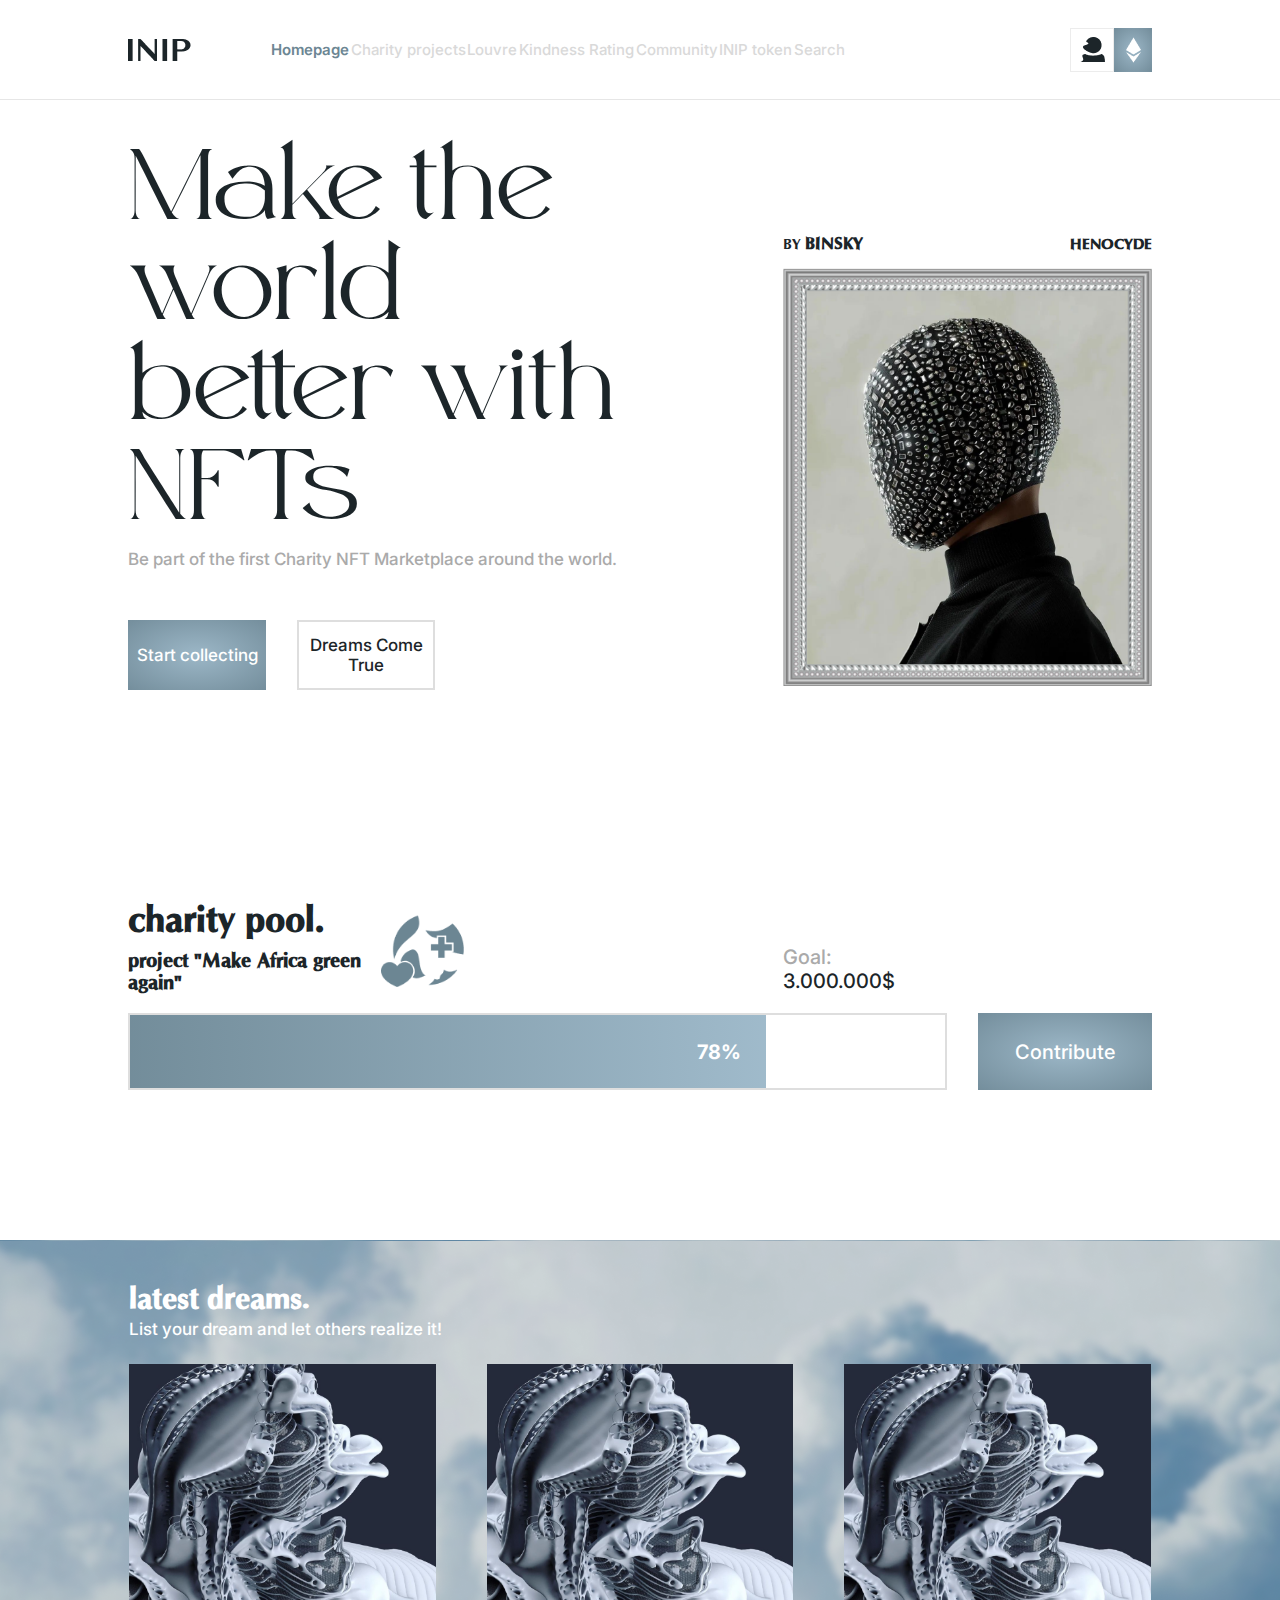
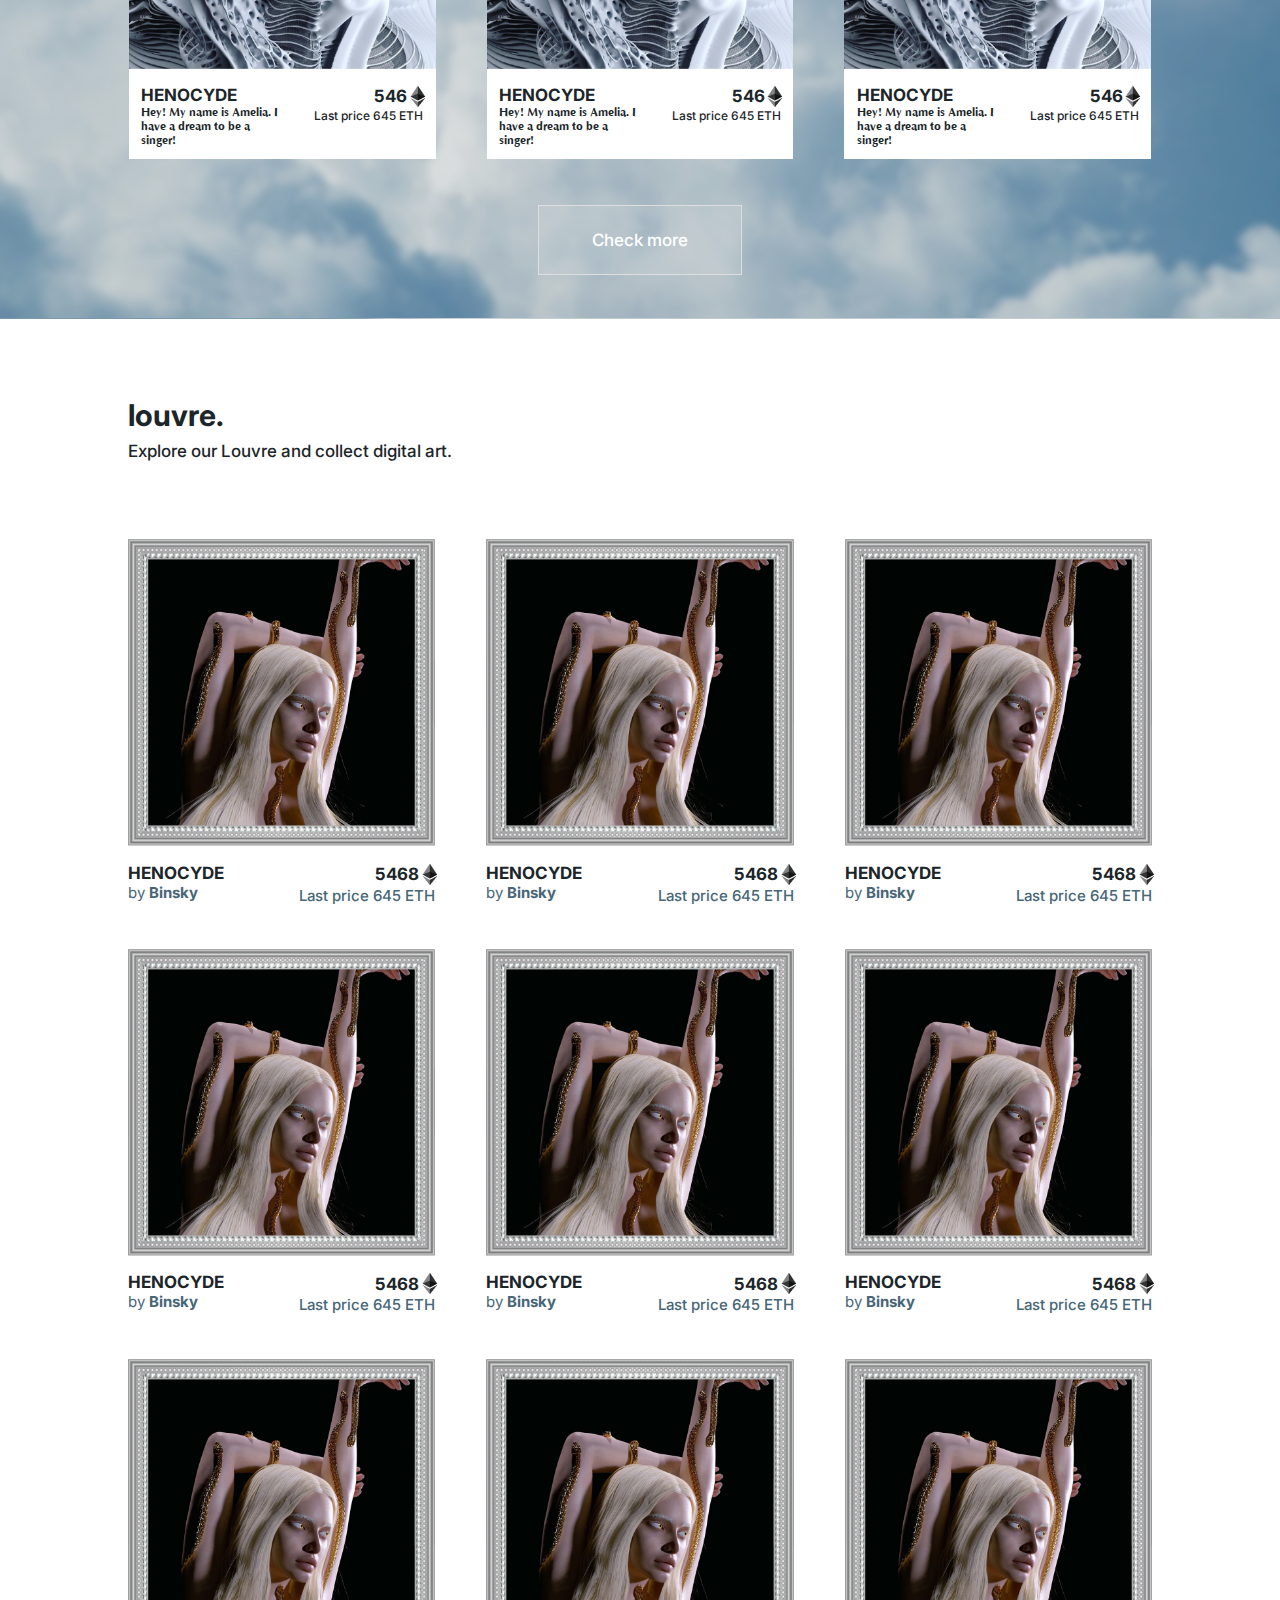
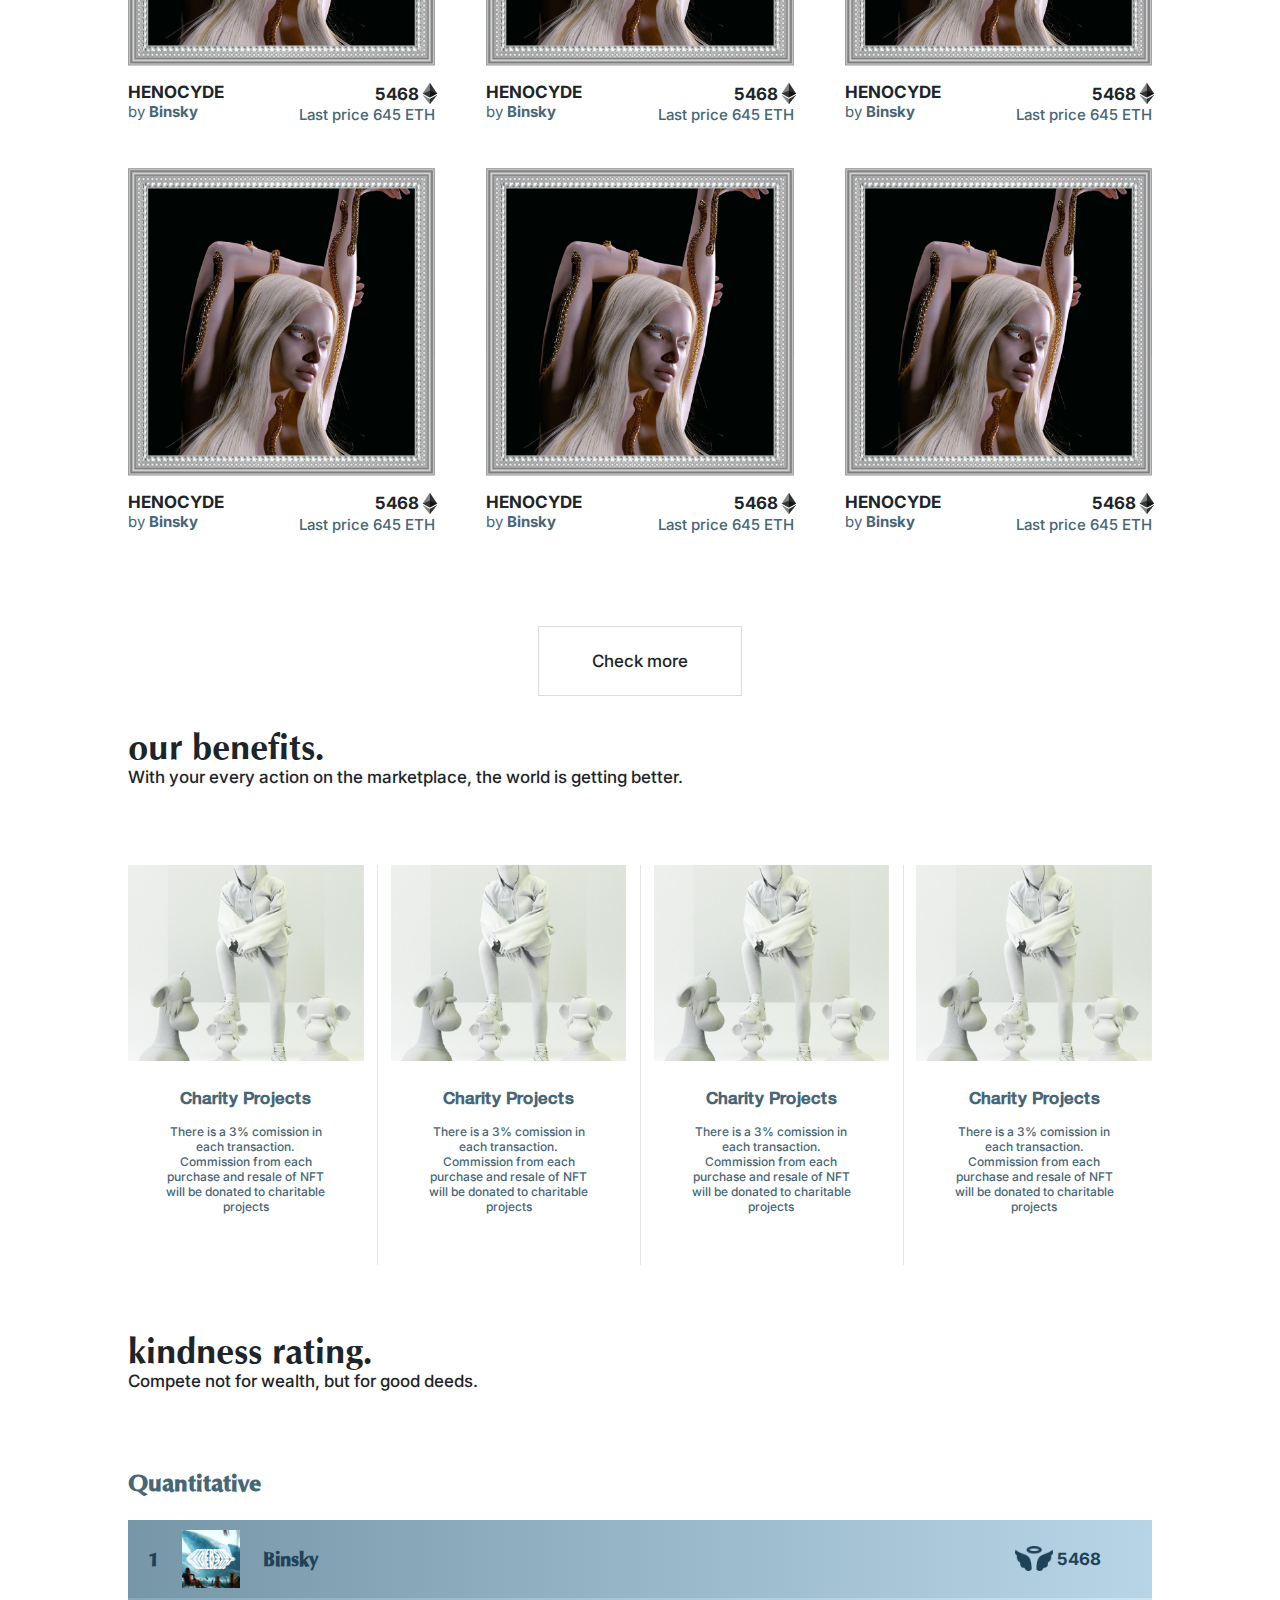
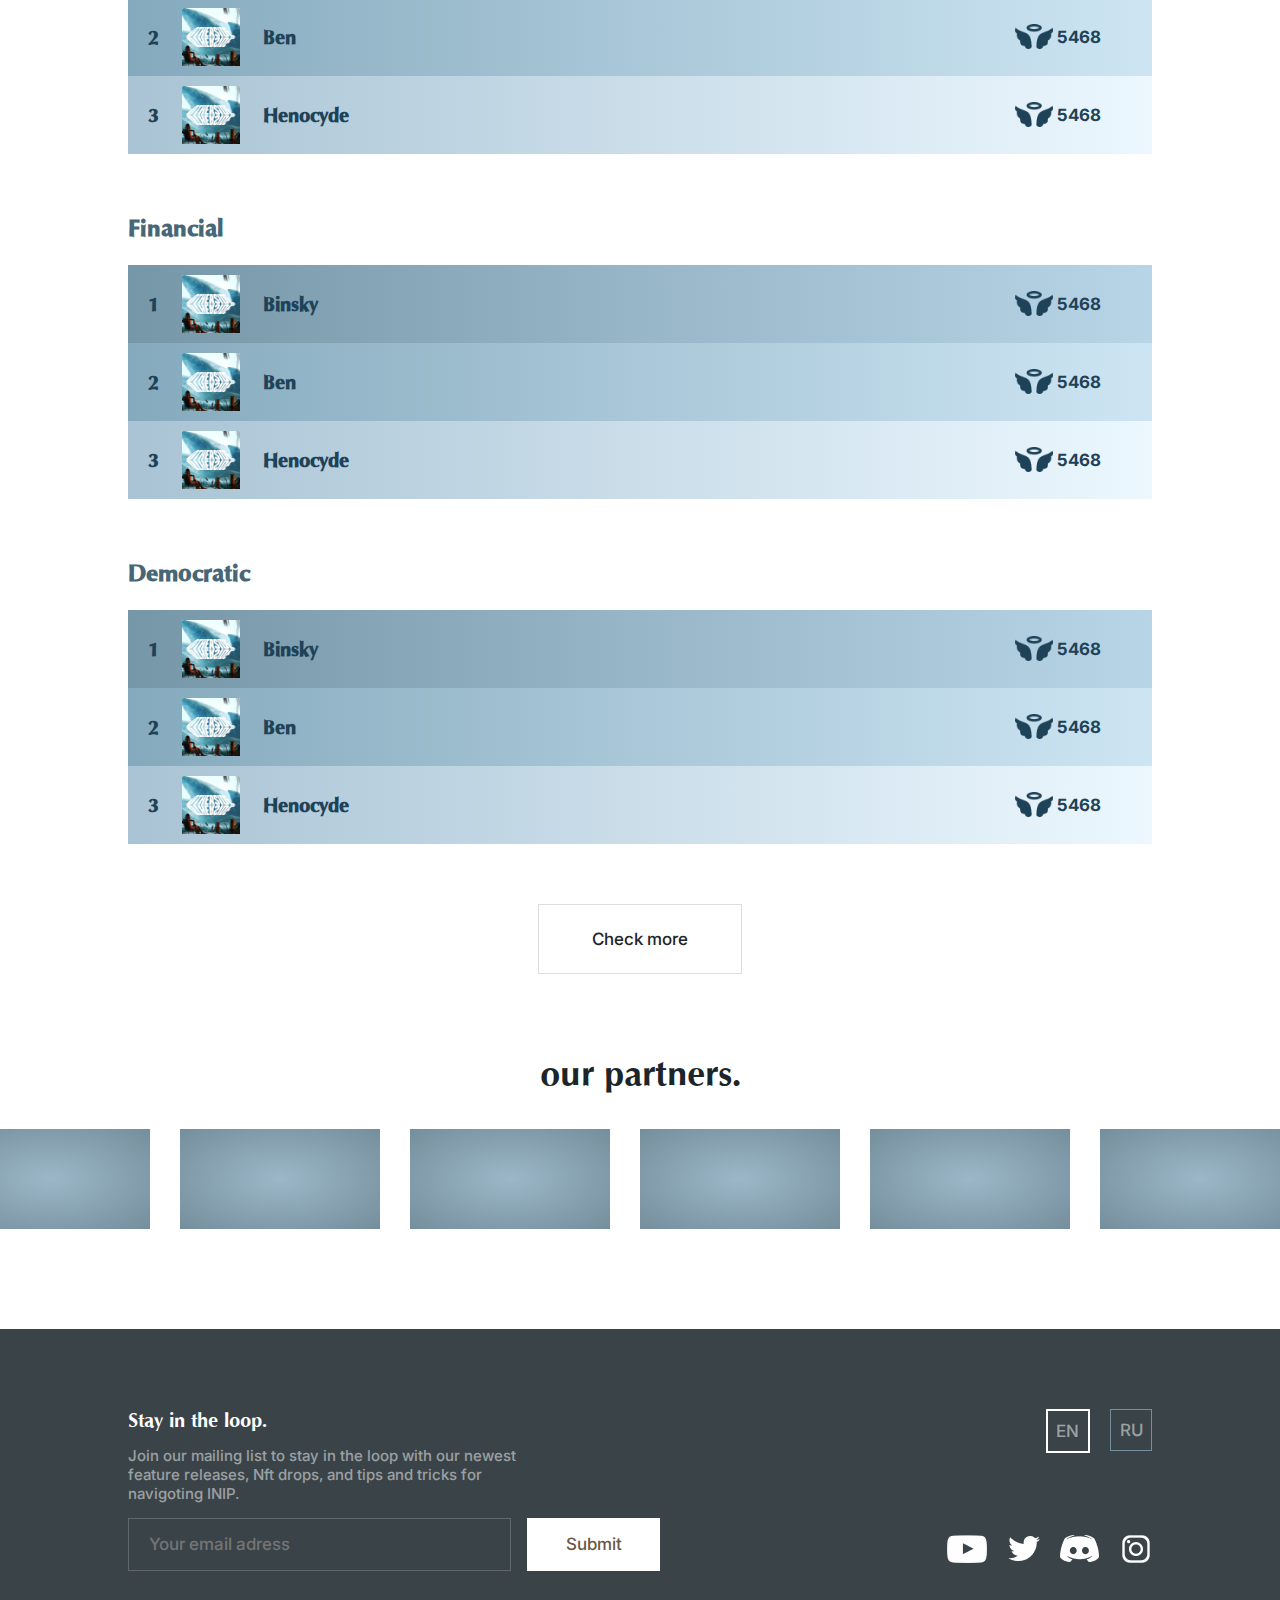
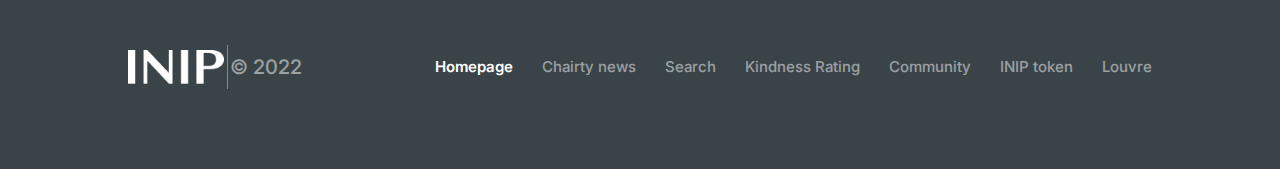
<file: homepage/homepage.html>
<!DOCTYPE html>
<html lang="en">
<head>
    <meta charset="UTF-8">
    <meta http-equiv="X-UA-Compatible" content="IE=edge">
    <meta name="viewport" content="width=device-width, initial-scale=1.0">
    <title>INIP</title>
    <link rel="stylesheet" href="homepage.css">
    <link rel="preconnect" href="https://fonts.googleapis.com">
    <link rel="preconnect" href="https://fonts.gstatic.com" crossorigin>
    <link href="https://fonts.googleapis.com/css2?family=Inter:wght@400;500;600;700&display=swap" rel="stylesheet">
</head>
<body>
    <header class="header w100 flex ai sb pad10">
        <div class="header_left flex ai sb">
            <img src="./image/INIP.png" alt="">
            <div class="menu flex sb ai">
                <a href="./homepage.html" class="inter f600 f15 darkgrey noneunderline">Homepage</a>
                <a href="" class="inter lightgrey f500 f15 noneunderline">Charity projects</a>
                <a href="" class="inter lightgrey f500 f15 noneunderline">Louvre</a>
                <a href="../kindness_rating/kindness.html" class="inter lightgrey f500 f15 noneunderline">Kindness Rating</a>
                <a href="" class="inter lightgrey f500 f15 noneunderline">Community</a>
                <a href="" class="inter lightgrey f500 f15 noneunderline">INIP token</a>
                <a href="" class="inter lightgrey f500 f15 noneunderline">Search</a>
            </div>
        </div>
        <div class="header_right flex ai sb">
            <a href="../profile/profile.html">
                <div class="login flex ai center">
                    <img src="./image/login.png" alt="">
                </div>
            </a>
            <div class="login2 flex ai center">
                <img src="./image/Vector1png.png" alt="">
            </div>
        </div>
    </header>
    <main class="w100">
        <div class="block1 w100 pad10">
            <div class="block1_top w100 flex sb">
                <div class="block1_top_left">
                    <h1 class="m0 beauty f400 f100 black h1">Make the world better with NFTs</h1>
                    <p class="m0 inter f500 f17 grey">Be part of the first Charity NFT Marketplace around the world.</p>
                    <div class="block1_top_left_buttons flex sb ai">
                        <button class="Start_collecting flex ai center inter f500 f17 white">Start collecting</button>
                        <button class="Dreams_Come_True flex ai center inter f500 f17 black">Dreams Come True</button>
                    </div>
                </div>
                <div class="block1_top_right">
                    <div class="block1_top_right_p w100 flex sb ai">
                        <p class="qt f400 black f15 f_up">by <span class="qt f700 f17 black f_up">binsky</span></p>
                        <p class="qt f700 f15 black f_up">HENOCYDE</p>
                    </div>
                    <div class="NFT_avatar w100">
                        <img src="./image/Avatar.png" alt="" class="avatar">
                    </div>
                </div>
            </div>
            <div class="block1_bot w100 flex sb">
                <div class="block1_bot_left">
                    <div class="block1_bot_left_top w100 flex sb flex_end">
                        <div class="charity_pool flex sb ai">
                            <div class="charity_pool_l">
                                <p class="qt f700 f36 black m0 p15">charity pool.</p>
                                <p class="qt f600 f20 black p2">project "Make Africa green again"</p>
                            </div>
                            <img src="./image/Group 209.png" alt="" class="img1">
                        </div>
                        <div class="charity_pool_price flex flex_end">
                            <p class="inter f500 f20 grey">Goal: 
                                <span class="inter f500 f20 black">3.000.000$</span>
                            </p>
                        </div>
                    </div>
                    <div class="percent w100">
                        <div class="percent_l flex ai">
                            <p class="inter f700 f20 white">78%</p>
                        </div>
                    </div>
                </div>
                <button class="block1_bot_right flex ai center inter f500 f20 white">Contribute</button>
            </div>
        </div>
        <div class="block2 w100 pad10">
            <p class="qt f600 f30 white p3">latest dreams.</p>
            <p class="inter f500 f17 white p4">List your dream and let others realize it!</p>
            <div class="block2_cards w100 flex sb">
                <div class="block2_card marbot20">
                    <div class="block2_card_img w100">
                        <img src="./image/block2.png" alt="" class="img3">
                    </div>
                    <div class="block2_card_bot w100 flex sb">
                        <div class="block2_card_bot_l">
                            <p class="inter f700 f17 black f_up m0">henocyde</p>
                            <p class="qt f500 f12 black m0">Hey! My name is Amelia. I have a dream to be a singer!</p>
                        </div>
                        <div class="block2_card_bot_r flex column">
                            <div class="flex ai">
                                <p class="inter f700 f17 black m0">546</p>
                                <img src="./image/Group.png" alt="" class="img4">
                            </div>
                            <p class="inter f500 f12 black m0">Last price 645 ETH</p>
                        </div>
                    </div>
                </div>
                <div class="block2_card">
                    <div class="block2_card_img w100">
                        <img src="./image/block2.png" alt="" class="img3">
                    </div>
                    <div class="block2_card_bot w100 flex sb">
                        <div class="block2_card_bot_l">
                            <p class="inter f700 f17 black f_up m0">henocyde</p>
                            <p class="qt f500 f12 black m0">Hey! My name is Amelia. I have a dream to be a singer!</p>
                        </div>
                        <div class="block2_card_bot_r flex column">
                            <div class="flex ai">
                                <p class="inter f700 f17 black m0">546</p>
                                <img src="./image/Group.png" alt="" class="img4">
                            </div>
                            <p class="inter f500 f12 black m0">Last price 645 ETH</p>
                        </div>
                    </div>
                </div>
                <div class="block2_card">
                    <div class="block2_card_img w100">
                        <img src="./image/block2.png" alt="" class="img3">
                    </div>
                    <div class="block2_card_bot w100 flex sb">
                        <div class="block2_card_bot_l">
                            <p class="inter f700 f17 black f_up m0">henocyde</p>
                            <p class="qt f500 f12 black m0">Hey! My name is Amelia. I have a dream to be a singer!</p>
                        </div>
                        <div class="block2_card_bot_r flex column">
                            <div class="flex ai">
                                <p class="inter f700 f17 black m0">546</p>
                                <img src="./image/Group.png" alt="" class="img4">
                            </div>
                            <p class="inter f500 f12 black m0">Last price 645 ETH</p>
                        </div>
                    </div>
                </div>
            </div>
            <button class="block2_button inter f500 f17 white">Check more</button>
        </div>
        <div class="block3 w100 pad10">
            <p class="inter f700 f30 black p5">louvre.</p>
            <p class="inter f500 f17 black p6">Explore our Louvre and collect digital art.</p>
            <div class="block3_cards">
                <div class="block3_row w100 flex sb">
                    <div class="block2_card marbot20">
                        <div class="block2_card_img w100">
                            <img src="./image/block3img.png" alt="" class="img3">
                        </div>
                        <div class="block3_card_bot w100 flex sb">
                            <div class="block2_card_bot_l">
                                <p class="inter f700 f17 black f_up m0">henocyde</p>
                                <p class="inter f400 pasta f15 m0">by 
                                    <span class="inter f700 f15 pasta">Binsky</span>
                                </p>
                            </div>
                            <div class="block2_card_bot_r flex column">
                                <div class="flex ai">
                                    <p class="inter f700 f17 black m0">5468</p>
                                    <img src="./image/Group.png" alt="" class="img4">
                                </div>
                                <p class="inter f500 f15 pasta m0">Last price 645 ETH</p>
                            </div>
                        </div>
                    </div>
                    <div class="block2_card marbot20">
                        <div class="block2_card_img w100">
                            <img src="./image/block3img.png" alt="" class="img3">
                        </div>
                        <div class="block3_card_bot w100 flex sb">
                            <div class="block2_card_bot_l">
                                <p class="inter f700 f17 black f_up m0">henocyde</p>
                                <p class="inter f400 pasta f15 m0">by 
                                    <span class="inter f700 f15 pasta">Binsky</span>
                                </p>
                            </div>
                            <div class="block2_card_bot_r flex column">
                                <div class="flex ai">
                                    <p class="inter f700 f17 black m0">5468</p>
                                    <img src="./image/Group.png" alt="" class="img4">
                                </div>
                                <p class="inter f500 f15 pasta m0">Last price 645 ETH</p>
                            </div>
                        </div>
                    </div>
                    <div class="block2_card marbot20">
                        <div class="block2_card_img w100">
                            <img src="./image/block3img.png" alt="" class="img3">
                        </div>
                        <div class="block3_card_bot w100 flex sb">
                            <div class="block2_card_bot_l">
                                <p class="inter f700 f17 black f_up m0">henocyde</p>
                                <p class="inter f400 pasta f15 m0">by 
                                    <span class="inter f700 f15 pasta">Binsky</span>
                                </p>
                            </div>
                            <div class="block2_card_bot_r flex column">
                                <div class="flex ai">
                                    <p class="inter f700 f17 black m0">5468</p>
                                    <img src="./image/Group.png" alt="" class="img4">
                                </div>
                                <p class="inter f500 f15 pasta m0">Last price 645 ETH</p>
                            </div>
                        </div>
                    </div>
                </div>
                <div class="block3_row w100 flex sb">
                    <div class="block2_card marbot20">
                        <div class="block2_card_img w100">
                            <img src="./image/block3img.png" alt="" class="img3">
                        </div>
                        <div class="block3_card_bot w100 flex sb">
                            <div class="block2_card_bot_l">
                                <p class="inter f700 f17 black f_up m0">henocyde</p>
                                <p class="inter f400 pasta f15 m0">by 
                                    <span class="inter f700 f15 pasta">Binsky</span>
                                </p>
                            </div>
                            <div class="block2_card_bot_r flex column">
                                <div class="flex ai">
                                    <p class="inter f700 f17 black m0">5468</p>
                                    <img src="./image/Group.png" alt="" class="img4">
                                </div>
                                <p class="inter f500 f15 pasta m0">Last price 645 ETH</p>
                            </div>
                        </div>
                    </div>
                    <div class="block2_card marbot20">
                        <div class="block2_card_img w100">
                            <img src="./image/block3img.png" alt="" class="img3">
                        </div>
                        <div class="block3_card_bot w100 flex sb">
                            <div class="block2_card_bot_l">
                                <p class="inter f700 f17 black f_up m0">henocyde</p>
                                <p class="inter f400 pasta f15 m0">by 
                                    <span class="inter f700 f15 pasta">Binsky</span>
                                </p>
                            </div>
                            <div class="block2_card_bot_r flex column">
                                <div class="flex ai">
                                    <p class="inter f700 f17 black m0">5468</p>
                                    <img src="./image/Group.png" alt="" class="img4">
                                </div>
                                <p class="inter f500 f15 pasta m0">Last price 645 ETH</p>
                            </div>
                        </div>
                    </div>
                    <div class="block2_card marbot20">
                        <div class="block2_card_img w100">
                            <img src="./image/block3img.png" alt="" class="img3">
                        </div>
                        <div class="block3_card_bot w100 flex sb">
                            <div class="block2_card_bot_l">
                                <p class="inter f700 f17 black f_up m0">henocyde</p>
                                <p class="inter f400 pasta f15 m0">by 
                                    <span class="inter f700 f15 pasta">Binsky</span>
                                </p>
                            </div>
                            <div class="block2_card_bot_r flex column">
                                <div class="flex ai">
                                    <p class="inter f700 f17 black m0">5468</p>
                                    <img src="./image/Group.png" alt="" class="img4">
                                </div>
                                <p class="inter f500 f15 pasta m0">Last price 645 ETH</p>
                            </div>
                        </div>
                    </div>
                </div>
                <div class="block3_row w100 flex sb">
                    <div class="block2_card marbot20">
                        <div class="block2_card_img w100">
                            <img src="./image/block3img.png" alt="" class="img3">
                        </div>
                        <div class="block3_card_bot w100 flex sb">
                            <div class="block2_card_bot_l">
                                <p class="inter f700 f17 black f_up m0">henocyde</p>
                                <p class="inter f400 pasta f15 m0">by 
                                    <span class="inter f700 f15 pasta">Binsky</span>
                                </p>
                            </div>
                            <div class="block2_card_bot_r flex column">
                                <div class="flex ai">
                                    <p class="inter f700 f17 black m0">5468</p>
                                    <img src="./image/Group.png" alt="" class="img4">
                                </div>
                                <p class="inter f500 f15 pasta m0">Last price 645 ETH</p>
                            </div>
                        </div>
                    </div>
                    <div class="block2_card marbot20">
                        <div class="block2_card_img w100">
                            <img src="./image/block3img.png" alt="" class="img3">
                        </div>
                        <div class="block3_card_bot w100 flex sb">
                            <div class="block2_card_bot_l">
                                <p class="inter f700 f17 black f_up m0">henocyde</p>
                                <p class="inter f400 pasta f15 m0">by 
                                    <span class="inter f700 f15 pasta">Binsky</span>
                                </p>
                            </div>
                            <div class="block2_card_bot_r flex column">
                                <div class="flex ai">
                                    <p class="inter f700 f17 black m0">5468</p>
                                    <img src="./image/Group.png" alt="" class="img4">
                                </div>
                                <p class="inter f500 f15 pasta m0">Last price 645 ETH</p>
                            </div>
                        </div>
                    </div>
                    <div class="block2_card marbot20">
                        <div class="block2_card_img w100">
                            <img src="./image/block3img.png" alt="" class="img3">
                        </div>
                        <div class="block3_card_bot w100 flex sb">
                            <div class="block2_card_bot_l">
                                <p class="inter f700 f17 black f_up m0">henocyde</p>
                                <p class="inter f400 pasta f15 m0">by 
                                    <span class="inter f700 f15 pasta">Binsky</span>
                                </p>
                            </div>
                            <div class="block2_card_bot_r flex column">
                                <div class="flex ai">
                                    <p class="inter f700 f17 black m0">5468</p>
                                    <img src="./image/Group.png" alt="" class="img4">
                                </div>
                                <p class="inter f500 f15 pasta m0">Last price 645 ETH</p>
                            </div>
                        </div>
                    </div>
                </div>
                <div class="block3_row w100 flex sb">
                    <div class="block2_card marbot20">
                        <div class="block2_card_img w100">
                            <img src="./image/block3img.png" alt="" class="img3">
                        </div>
                        <div class="block3_card_bot w100 flex sb">
                            <div class="block2_card_bot_l">
                                <p class="inter f700 f17 black f_up m0">henocyde</p>
                                <p class="inter f400 pasta f15 m0">by 
                                    <span class="inter f700 f15 pasta">Binsky</span>
                                </p>
                            </div>
                            <div class="block2_card_bot_r flex column">
                                <div class="flex ai">
                                    <p class="inter f700 f17 black m0">5468</p>
                                    <img src="./image/Group.png" alt="" class="img4">
                                </div>
                                <p class="inter f500 f15 pasta m0">Last price 645 ETH</p>
                            </div>
                        </div>
                    </div>
                    <div class="block2_card marbot20">
                        <div class="block2_card_img w100">
                            <img src="./image/block3img.png" alt="" class="img3">
                        </div>
                        <div class="block3_card_bot w100 flex sb">
                            <div class="block2_card_bot_l">
                                <p class="inter f700 f17 black f_up m0">henocyde</p>
                                <p class="inter f400 pasta f15 m0">by 
                                    <span class="inter f700 f15 pasta">Binsky</span>
                                </p>
                            </div>
                            <div class="block2_card_bot_r flex column">
                                <div class="flex ai">
                                    <p class="inter f700 f17 black m0">5468</p>
                                    <img src="./image/Group.png" alt="" class="img4">
                                </div>
                                <p class="inter f500 f15 pasta m0">Last price 645 ETH</p>
                            </div>
                        </div>
                    </div>
                    <div class="block2_card marbot20">
                        <div class="block2_card_img w100">
                            <img src="./image/block3img.png" alt="" class="img3">
                        </div>
                        <div class="block3_card_bot w100 flex sb">
                            <div class="block2_card_bot_l">
                                <p class="inter f700 f17 black f_up m0">henocyde</p>
                                <p class="inter f400 pasta f15 m0">by 
                                    <span class="inter f700 f15 pasta">Binsky</span>
                                </p>
                            </div>
                            <div class="block2_card_bot_r flex column">
                                <div class="flex ai">
                                    <p class="inter f700 f17 black m0">5468</p>
                                    <img src="./image/Group.png" alt="" class="img4">
                                </div>
                                <p class="inter f500 f15 pasta m0">Last price 645 ETH</p>
                            </div>
                        </div>
                    </div>
                </div>
            </div>
            <button class="block3_button inter f500 f17 black">Check more</button>
        </div>
        <div class="block4 w100 pad10">
            <p class="qt f400 f36 black m0">our benefits.</p>
            <p class="inter f500 f17 black p6">With your every action on the marketplace, the world is getting better.</p>
            <div class="block4_cards flex sb">
                <div class="block4_card">
                    <div class="block4_card_img w100">
                        <img src="./image/Rectangle 60.png" alt="" class="block4_img6">
                    </div>
                    <div class="block4_card_bot flex column ai center">
                        <p class="helvet f700 f17 pasta p8">Charity Projects</p>
                        <p class="inter f500 f12 pasta p7">There is a 3% comission in
                            each transaction. Commission
                            from each purchase and resale
                            of NFT will be donated to 
                            charitable projects</p>
                    </div>
                </div>
                <div class="line"></div>
                <div class="block4_card">
                    <div class="block4_card_img w100">
                        <img src="./image/Rectangle 60.png" alt="" class="block4_img6">
                    </div>
                    <div class="block4_card_bot flex column ai center">
                        <p class="helvet f700 f17 pasta p8">Charity Projects</p>
                        <p class="inter f500 f12 pasta p7">There is a 3% comission in
                            each transaction. Commission
                            from each purchase and resale
                            of NFT will be donated to 
                            charitable projects</p>
                    </div>
                </div>
                <div class="line"></div>
                <div class="block4_card">
                    <div class="block4_card_img w100">
                        <img src="./image/Rectangle 60.png" alt="" class="block4_img6">
                    </div>
                    <div class="block4_card_bot flex column ai center">
                        <p class="helvet f700 f17 pasta p8">Charity Projects</p>
                        <p class="inter f500 f12 pasta p7">There is a 3% comission in
                            each transaction. Commission
                            from each purchase and resale
                            of NFT will be donated to 
                            charitable projects</p>
                    </div>
                </div>
                <div class="line"></div>
                <div class="block4_card">
                    <div class="block4_card_img w100">
                        <img src="./image/Rectangle 60.png" alt="" class="block4_img6">
                    </div>
                    <div class="block4_card_bot flex column ai center">
                        <p class="helvet f700 f17 pasta p8">Charity Projects</p>
                        <p class="inter f500 f12 pasta p7">There is a 3% comission in
                            each transaction. Commission
                            from each purchase and resale
                            of NFT will be donated to 
                            charitable projects</p>
                    </div>
                </div>
            </div>
        </div>
        <div class="block5 w100 pad10">
            <p class="qt f500 f36 black m0">kindness rating.</p>
            <p class="inter f500 f17 black p6">Compete not for wealth, but for good deeds.</p>
            <div class="block5_cards w100">
                <p class="qt f700 f24 pasta">Quantitative</p>
                <div class="block5_card back_img1 w100 flex sb ai">
                    <div class="block5_card_l flex ai">
                        <span class="qt f700 f20 darkpasta mar8">1</span>
                        <img src="./image/Rectangle 308.png" alt="" class="img7 mar8">
                        <span class="qt f700 f20 darkpasta">Binsky</span>
                    </div>
                    <div class="block5_card_r flex sb ai">
                        <img src="./image/Group 262.png" alt="" class="img8">
                        <span class="inter f700 f17 darkpasta">5468</span>
                    </div>
                </div>
                <div class="block5_card back_img2 w100 flex sb ai">
                    <div class="block5_card_l flex ai">
                        <span class="qt f700 f20 darkpasta mar8">2</span>
                        <img src="./image/Rectangle 308.png" alt="" class="img7 mar8">
                        <span class="qt f700 f20 darkpasta">Ben</span>
                    </div>
                    <div class="block5_card_r flex sb ai">
                        <img src="./image/Group 262.png" alt="" class="img8">
                        <span class="inter f700 f17 darkpasta">5468</span>
                    </div>
                </div>
                <div class="block5_card back_img3 w100 flex sb ai marbot60">
                    <div class="block5_card_l flex ai">
                        <span class="qt f700 f20 darkpasta mar8">3</span>
                        <img src="./image/Rectangle 308.png" alt="" class="img7 mar8">
                        <span class="qt f700 f20 darkpasta">Henocyde</span>
                    </div>
                    <div class="block5_card_r flex sb ai">
                        <img src="./image/Group 262.png" alt="" class="img8">
                        <span class="inter f700 f17 darkpasta">5468</span>
                    </div>
                </div>
                <p class="qt f700 f24 pasta">Financial</p>
                <div class="block5_card back_img1 w100 flex sb ai">
                    <div class="block5_card_l flex ai">
                        <span class="qt f700 f20 darkpasta mar8">1</span>
                        <img src="./image/Rectangle 308.png" alt="" class="img7 mar8">
                        <span class="qt f700 f20 darkpasta">Binsky</span>
                    </div>
                    <div class="block5_card_r flex sb ai">
                        <img src="./image/Group 262.png" alt="" class="img8">
                        <span class="inter f700 f17 darkpasta">5468</span>
                    </div>
                </div>
                <div class="block5_card back_img2 w100 flex sb ai">
                    <div class="block5_card_l flex ai">
                        <span class="qt f700 f20 darkpasta mar8">2</span>
                        <img src="./image/Rectangle 308.png" alt="" class="img7 mar8">
                        <span class="qt f700 f20 darkpasta">Ben</span>
                    </div>
                    <div class="block5_card_r flex sb ai">
                        <img src="./image/Group 262.png" alt="" class="img8">
                        <span class="inter f700 f17 darkpasta">5468</span>
                    </div>
                </div>
                <div class="block5_card back_img3 w100 flex sb ai marbot60">
                    <div class="block5_card_l flex ai">
                        <span class="qt f700 f20 darkpasta mar8">3</span>
                        <img src="./image/Rectangle 308.png" alt="" class="img7 mar8">
                        <span class="qt f700 f20 darkpasta">Henocyde</span>
                    </div>
                    <div class="block5_card_r flex sb ai">
                        <img src="./image/Group 262.png" alt="" class="img8">
                        <span class="inter f700 f17 darkpasta">5468</span>
                    </div>
                </div>
                <p class="qt f700 f24 pasta">Democratic</p>
                <div class="block5_card back_img1 w100 flex sb ai">
                    <div class="block5_card_l flex ai">
                        <span class="qt f700 f20 darkpasta mar8">1</span>
                        <img src="./image/Rectangle 308.png" alt="" class="img7 mar8">
                        <span class="qt f700 f20 darkpasta">Binsky</span>
                    </div>
                    <div class="block5_card_r flex sb ai">
                        <img src="./image/Group 262.png" alt="" class="img8">
                        <span class="inter f700 f17 darkpasta">5468</span>
                    </div>
                </div>
                <div class="block5_card back_img2 w100 flex sb ai">
                    <div class="block5_card_l flex ai">
                        <span class="qt f700 f20 darkpasta mar8">2</span>
                        <img src="./image/Rectangle 308.png" alt="" class="img7 mar8">
                        <span class="qt f700 f20 darkpasta">Ben</span>
                    </div>
                    <div class="block5_card_r flex sb ai">
                        <img src="./image/Group 262.png" alt="" class="img8">
                        <span class="inter f700 f17 darkpasta">5468</span>
                    </div>
                </div>
                <div class="block5_card back_img3 w100 flex sb ai marbot60">
                    <div class="block5_card_l flex ai">
                        <span class="qt f700 f20 darkpasta mar8">3</span>
                        <img src="./image/Rectangle 308.png" alt="" class="img7 mar8">
                        <span class="qt f700 f20 darkpasta">Henocyde</span>
                    </div>
                    <div class="block5_card_r flex sb ai">
                        <img src="./image/Group 262.png" alt="" class="img8">
                        <span class="inter f700 f17 darkpasta">5468</span>
                    </div>
                </div>
            </div>
            <button class="block4_button inter f500 f17 black">Check more</button>
        </div>
        <div class="block6 w100">
            <p class="qt f500 f36 black flex center ai">our partners.</p>
            <div class="block6_divs flex center">
                <div class="block6_div"></div>
                <div class="block6_div"></div>
                <div class="block6_div"></div>
                <div class="block6_div"></div>
                <div class="block6_div"></div>
                <div class="block6_div"></div>
                <div class="block6_div"></div>
                <div class="block6_div"></div>
                <div class="block6_div"></div>
                <div class="block6_div"></div>
            </div>
        </div>
    </main>
    <footer class="footer w100">
        <div class="footer_top w100 flex sb ai">
            <div class="footer_top_l flex column sb">
                <p class="qt f500 f20 white m0">Stay in the loop.</p>
                <p class="inter f500 f15 white50 p9">Join our mailing list to stay in the loop with our  newest feature
                    releases, Nft drops, and tips and tricks for navigoting INIP.</p>
                <div class="footer_top_l_bot flex w100 sb ai">
                    <input type="text" placeholder="Your email adress" class="input_footer inter f500 f17 white50">
                    <button class="button_footer inter f500 f17">Submit</button>
                </div>
            </div>
            <div class="footer_top_r flex column sb">
                <div class="enru w100 flex sb">
                    <div class="en flex ai center">
                        <span class="inter f500 f17 white50">EN</span>
                    </div>
                    <div class="ru flex ai center">
                        <span class="inter f500 f17 white50">RU</span>
                    </div>
                </div>
                <div class="w100 flex sb ai div_foot">
                    <img src="./image/youtube.png" alt="">
                    <img src="./image/tweet.png" alt="">
                    <img src="./image/discord.png" alt="">
                    <img src="./image/instagram.png" alt="">    
                </div>
            </div>
        </div>
        <div class="footer_bot flex sb">
            <div class="footer_bot_l flex sb ai">
                <img src="./image/INIP2.png" alt="" class="img5">
                <div class="borderdiv"></div>
                <span class="inter f500 f20 white50">©  2022</span>
            </div>
            <div class="footer_bot_r flex sb ai">
                <a href="./homepage.html" class="inter f600 f15 white">Homepage</a>
                <a href="" class="inter f500 f15 white50">Chairty news</a>
                <a href="" class="inter f500 f15 white50">Search</a>
                <a href="../kindness_rating/kindness.html" class="inter f500 f15 white50">Kindness Rating</a>
                <a href="" class="inter f500 f15 white50">Community</a>
                <a href="" class="inter f500 f15 white50">INIP token</a>
                <a href="" class="inter f500 f15 white50">Louvre</a>
            </div>
        </div>
    </footer>
</body>
</html>
</file>
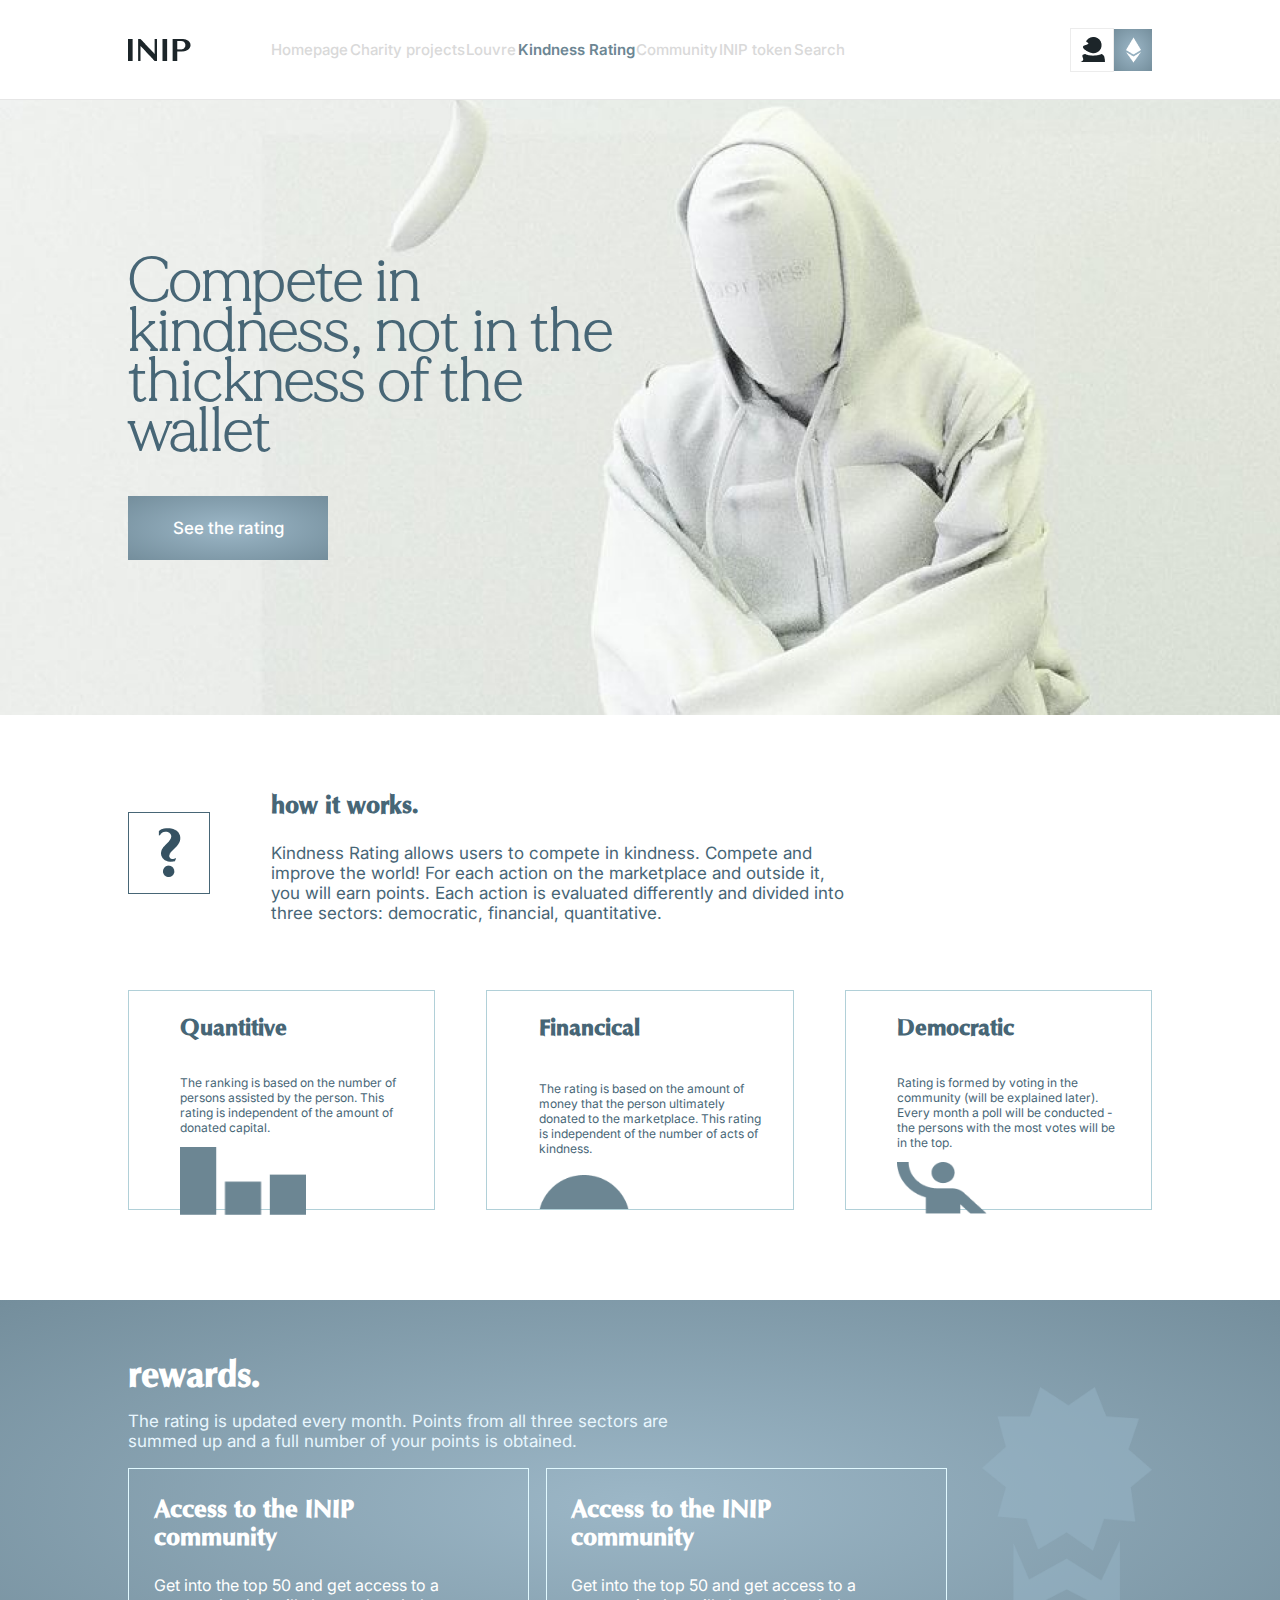
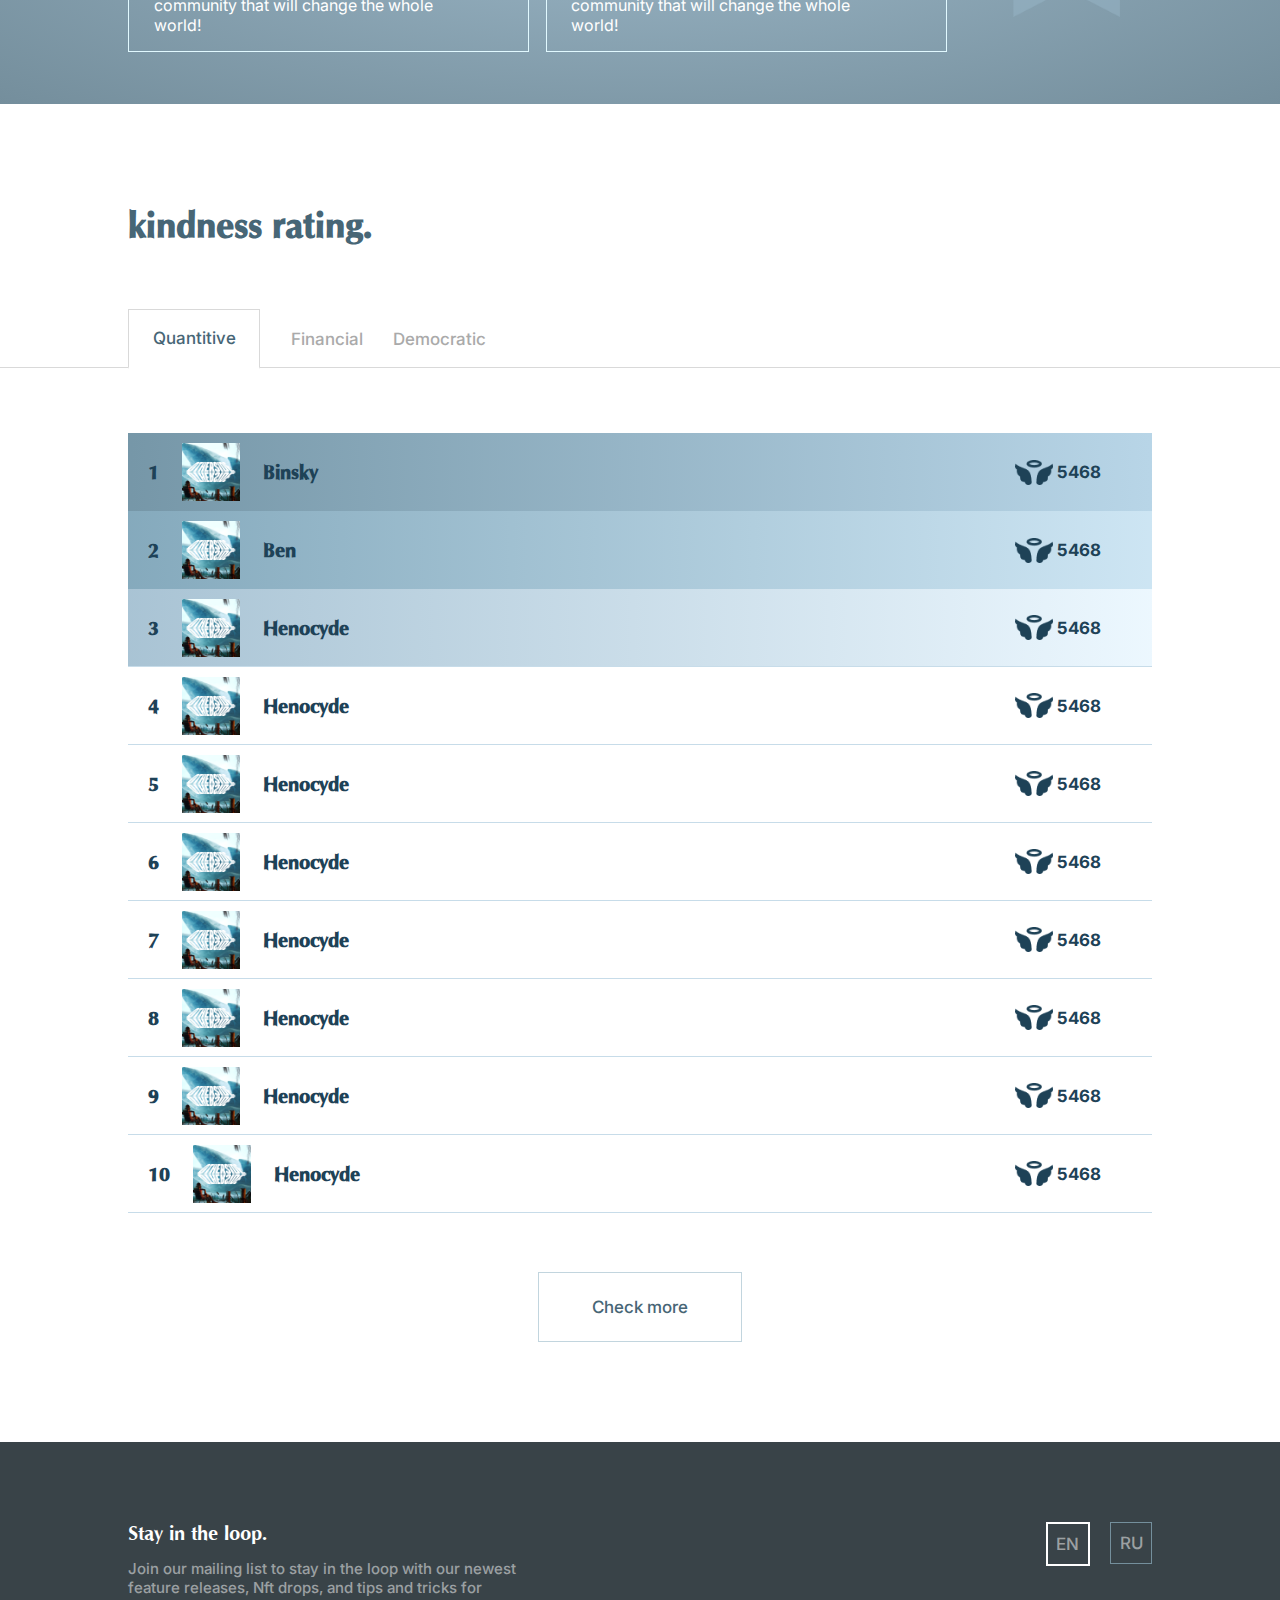
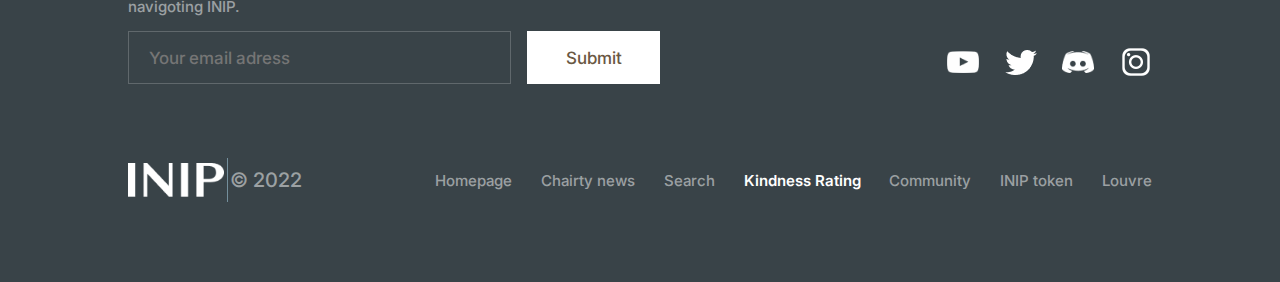
<file: kindness_rating/kindness.html>
<!DOCTYPE html>
<html lang="en">
<head>
    <meta charset="UTF-8">
    <meta http-equiv="X-UA-Compatible" content="IE=edge">
    <meta name="viewport" content="width=device-width, initial-scale=1.0">
    <title>Kindness Rating</title>
    <link rel="stylesheet" href="kindness.css">
    <link rel="preconnect" href="https://fonts.googleapis.com">
    <link rel="preconnect" href="https://fonts.gstatic.com" crossorigin>
    <link href="https://fonts.googleapis.com/css2?family=Inter:wght@400;500;600;700&display=swap" rel="stylesheet">
</head>
<body>
    <header class="header w100 flex ai sb pad10">
        <div class="header_left flex ai sb">
            <img src="../image/INIP.png" alt="">
            <div class="menu flex sb ai">
                <a href="../index.html" class="inter lightgrey f500 f15 noneunderline">Homepage</a>
                <a href="" class="inter lightgrey f500 f15 noneunderline">Charity projects</a>
                <a href="" class="inter lightgrey f500 f15 noneunderline">Louvre</a>
                <a href="./kindness.html" class="inter f600 f15 darkgrey noneunderline">Kindness Rating</a>
                <a href="" class="inter lightgrey f500 f15 noneunderline">Community</a>
                <a href="" class="inter lightgrey f500 f15 noneunderline">INIP token</a>
                <a href="" class="inter lightgrey f500 f15 noneunderline">Search</a>
            </div>
        </div>
        <div class="header_right flex ai sb">
            <a href="../profile/profile.html">
                <div class="login flex ai center">
                    <img src="../image/login.png" alt="">
                </div>
            </a>
            <div class="login2 flex ai center">
                <img src="../image/Vector1png.png" alt="">
            </div>
        </div>
    </header>
    <main class="main w100">
        <div class="block1 w100 pad10 flex column center    ">
            <h1 class="beauty f700 pasta h1 m0">Compete in kindness, not in the thickness of the wallet</h1>
            <button class="flex ai center inter f500 f17 white block1_button">See the rating</button>
        </div>
        <div class="block2 w100 pad10">
            <div class="block2_top flex ai sb">
                <div class="block2_top_div flex ai center">
                    <img src="./image/11.png" alt="">
                </div>
                <div class="block2_top_div1">
                    <p class="qt f700 f25 pasta">how it works.</p>
                    <p class="inter f400 f17 pasta">Kindness Rating allows users to compete in kindness.
                        Compete and improve the world! For each action on the marketplace and outside it, you will earn
                        points. Each action is evaluated differently and divided into three
                        sectors: democratic, financial, quantitative.</p>
                </div>
            </div>
            <div class="block2_bot w100 flex sb ai">
                <div class="block2_card flex column sb">
                    <p class="qt f700 f23 pasta">Quantitive</p>
                    <p class="inter f400 f12 pasta">The ranking is based on the number of
                        persons assisted by the person.
                        This rating is independent of the
                        amount of donated capital.</p>
                        <img src="./image/Union.png" alt="" class="block2_img1">
                </div>
                <div class="block2_card flex column sb">
                    <p class="qt f700 f23 pasta">Financical</p>
                    <p class="inter f400 f12 pasta">The rating is based on the amount of
                        money that the person ultimately
                        donated to the marketplace.
                        This rating is independent of the
                        number of acts of kindness.</p>
                        <img src="./image/Ellipse 7.png" alt="" class="block2_img2">
                </div>
                <div class="block2_card flex column sb">
                    <p class="qt f700 f23 pasta">Democratic</p>
                    <p class="inter f400 f12 pasta">Rating is formed by voting in the
                        community (will be explained later).
                        Every month a poll will be
                        conducted - the persons with the
                        most votes will be in the top.</p>
                        <img src="./image/Union (1).png" alt="" class="block2_img3">
                </div>
            </div>
        </div>
        <div class="block3 w100 pad10 flex sb ai">
            <div class="block3_l">
                <p class="qt f700 f36 white m0">rewards.</p>
                <p class="inter f400 f17 white1 p13">The rating is updated every month. Points from all three sectors are summed up
                    and a full number of your points is obtained.</p>
                <div class="w100 flex sb">
                    <div class="block3_card">
                        <p class="qt f700 f25 white">Access to the INIP community</p>
                        <p class="inter f400 f13 white">Get into the top 50 and get access to a community
                            that will change the whole world!</p>
                    </div>
                    <div class="block3_card">
                        <p  class="qt f700 f25 white">Access to the INIP community</p>
                        <p class="inter f400 f13 white">Get into the top 50 and get access to a community
                            that will change the whole world!</p>
                    </div>
                </div>
            </div>
            <img src="./image/Vector 2.png" alt="" class="img2">
        </div>
        <div class="block4 w100 pad10">
            <p class="qt f700 f36 pasta m0">kindness rating.</p>
        </div>
        <div class="block_menu w100 pad10">
            <div class="block_menu_l flex sb ai">
                <p class="inter f500 f17 pasta p10 flex center ai">Quantitive</p>
                <p class="inter f500 f17 grey">Financial</p>
                <p class="inter f500 f17 grey">Democratic</p>
            </div>
        </div>
        <div class="block5 w100 pad10">
            <div class="block5_card back_img1 w100 flex sb ai">
                <div class="block5_card_l flex ai">
                    <span class="qt f700 f20 darkpasta mar8">1</span>
                    <img src="../image/Rectangle 308.png" alt="" class="img7 mar8">
                    <span class="qt f700 f20 darkpasta">Binsky</span>
                </div>
                <div class="block5_card_r flex sb ai">
                    <img src="../image/Group 262.png" alt="" class="img8">
                    <span class="inter f700 f17 darkpasta">5468</span>
                </div>
            </div>
            <div class="block5_card back_img2 w100 flex sb ai">
                <div class="block5_card_l flex ai">
                    <span class="qt f700 f20 darkpasta mar8">2</span>
                    <img src="../image/Rectangle 308.png" alt="" class="img7 mar8">
                    <span class="qt f700 f20 darkpasta">Ben</span>
                </div>
                <div class="block5_card_r flex sb ai">
                    <img src="../image/Group 262.png" alt="" class="img8">
                    <span class="inter f700 f17 darkpasta">5468</span>
                </div>
            </div>
            <div class="block5_card back_img3 w100 flex sb ai borderbot">
                <div class="block5_card_l flex ai">
                    <span class="qt f700 f20 darkpasta mar8">3</span>
                    <img src="../image/Rectangle 308.png" alt="" class="img7 mar8">
                    <span class="qt f700 f20 darkpasta">Henocyde</span>
                </div>
                <div class="block5_card_r flex sb ai">
                    <img src="../image/Group 262.png" alt="" class="img8">
                    <span class="inter f700 f17 darkpasta">5468</span>
                </div>
            </div>
            <div class="block5_card w100 flex sb ai borderbot">
                <div class="block5_card_l flex ai">
                    <span class="qt f700 f20 darkpasta mar8">4</span>
                    <img src="../image/Rectangle 308.png" alt="" class="img7 mar8">
                    <span class="qt f700 f20 darkpasta">Henocyde</span>
                </div>
                <div class="block5_card_r flex sb ai">
                    <img src="../image/Group 262.png" alt="" class="img8">
                    <span class="inter f700 f17 darkpasta">5468</span>
                </div>
            </div>
            <div class="block5_card w100 flex sb ai borderbot">
                <div class="block5_card_l flex ai">
                    <span class="qt f700 f20 darkpasta mar8">5</span>
                    <img src="../image/Rectangle 308.png" alt="" class="img7 mar8">
                    <span class="qt f700 f20 darkpasta">Henocyde</span>
                </div>
                <div class="block5_card_r flex sb ai">
                    <img src="../image/Group 262.png" alt="" class="img8">
                    <span class="inter f700 f17 darkpasta">5468</span>
                </div>
            </div>
            <div class="block5_card w100 flex sb ai borderbot">
                <div class="block5_card_l flex ai">
                    <span class="qt f700 f20 darkpasta mar8">6</span>
                    <img src="../image/Rectangle 308.png" alt="" class="img7 mar8">
                    <span class="qt f700 f20 darkpasta">Henocyde</span>
                </div>
                <div class="block5_card_r flex sb ai">
                    <img src="../image/Group 262.png" alt="" class="img8">
                    <span class="inter f700 f17 darkpasta">5468</span>
                </div>
            </div>
            <div class="block5_card w100 flex sb ai borderbot">
                <div class="block5_card_l flex ai">
                    <span class="qt f700 f20 darkpasta mar8">7</span>
                    <img src="../image/Rectangle 308.png" alt="" class="img7 mar8">
                    <span class="qt f700 f20 darkpasta">Henocyde</span>
                </div>
                <div class="block5_card_r flex sb ai">
                    <img src="../image/Group 262.png" alt="" class="img8">
                    <span class="inter f700 f17 darkpasta">5468</span>
                </div>
            </div>
            <div class="block5_card w100 flex sb ai borderbot">
                <div class="block5_card_l flex ai">
                    <span class="qt f700 f20 darkpasta mar8">8</span>
                    <img src="../image/Rectangle 308.png" alt="" class="img7 mar8">
                    <span class="qt f700 f20 darkpasta">Henocyde</span>
                </div>
                <div class="block5_card_r flex sb ai">
                    <img src="../image/Group 262.png" alt="" class="img8">
                    <span class="inter f700 f17 darkpasta">5468</span>
                </div>
            </div>
            <div class="block5_card w100 flex sb ai borderbot">
                <div class="block5_card_l flex ai">
                    <span class="qt f700 f20 darkpasta mar8">9</span>
                    <img src="../image/Rectangle 308.png" alt="" class="img7 mar8">
                    <span class="qt f700 f20 darkpasta">Henocyde</span>
                </div>
                <div class="block5_card_r flex sb ai">
                    <img src="../image/Group 262.png" alt="" class="img8">
                    <span class="inter f700 f17 darkpasta">5468</span>
                </div>
            </div>
            <div class="block5_card w100 flex sb ai borderbot">
                <div class="block5_card_l flex ai">
                    <span class="qt f700 f20 darkpasta mar8">10</span>
                    <img src="../image/Rectangle 308.png" alt="" class="img7 mar8">
                    <span class="qt f700 f20 darkpasta">Henocyde</span>
                </div>
                <div class="block5_card_r flex sb ai">
                    <img src="../image/Group 262.png" alt="" class="img8">
                    <span class="inter f700 f17 darkpasta">5468</span>
                </div>
            </div>
            <button class="block4_button inter f500 f17 pasta">Check more</button>
        </div>
    </main>
    <footer class="footer w100">
        <div class="footer_top w100 flex sb ai">
            <div class="footer_top_l flex column sb">
                <p class="qt f500 f20 white m0">Stay in the loop.</p>
                <p class="inter f500 f15 white50 p9">Join our mailing list to stay in the loop with our  newest feature
                    releases, Nft drops, and tips and tricks for navigoting INIP.</p>
                <div class="footer_top_l_bot flex w100 sb ai">
                    <input type="text" placeholder="Your email adress" class="input_footer inter f500 f17 white50">
                    <button class="button_footer inter f500 f17">Submit</button>
                </div>
            </div>
            <div class="footer_top_r flex column sb">
                <div class="enru w100 flex sb">
                    <div class="en flex ai center">
                        <span class="inter f500 f17 white50">EN</span>
                    </div>
                    <div class="ru flex ai center">
                        <span class="inter f500 f17 white50">RU</span>
                    </div>
                </div>
                <div class="w100 flex sb ai">
                    <img src="../image/youtube.png" alt="" class="icons">
                    <img src="../image/tweet.png" alt="" class="icons">
                    <img src="../image/discord.png" alt="" class="icons">
                    <img src="../image/instagram.png" alt="" class="icons">    
                </div>
            </div>
        </div>
        <div class="footer_bot flex sb">
            <div class="footer_bot_l flex sb ai">
                <img src="../image/INIP2.png" alt="" class="img5">
                <div class="borderdiv"></div>
                <span class="inter f500 f20 white50">©  2022</span>
            </div>
            <div class="footer_bot_r flex sb ai">
                <a href="../index.html" class="inter f500 f15 white50">Homepage</a>
                <a href="" class="inter f500 f15 white50">Chairty news</a>
                <a href="" class="inter f500 f15 white50">Search</a>
                <a href="./kindness_rating/kindness.html" class="inter f600 f15 white">Kindness Rating</a>
                <a href="" class="inter f500 f15 white50">Community</a>
                <a href="" class="inter f500 f15 white50">INIP token</a>
                <a href="" class="inter f500 f15 white50">Louvre</a>
            </div>
        </div>
    </footer>
</body>
</html>
</file>
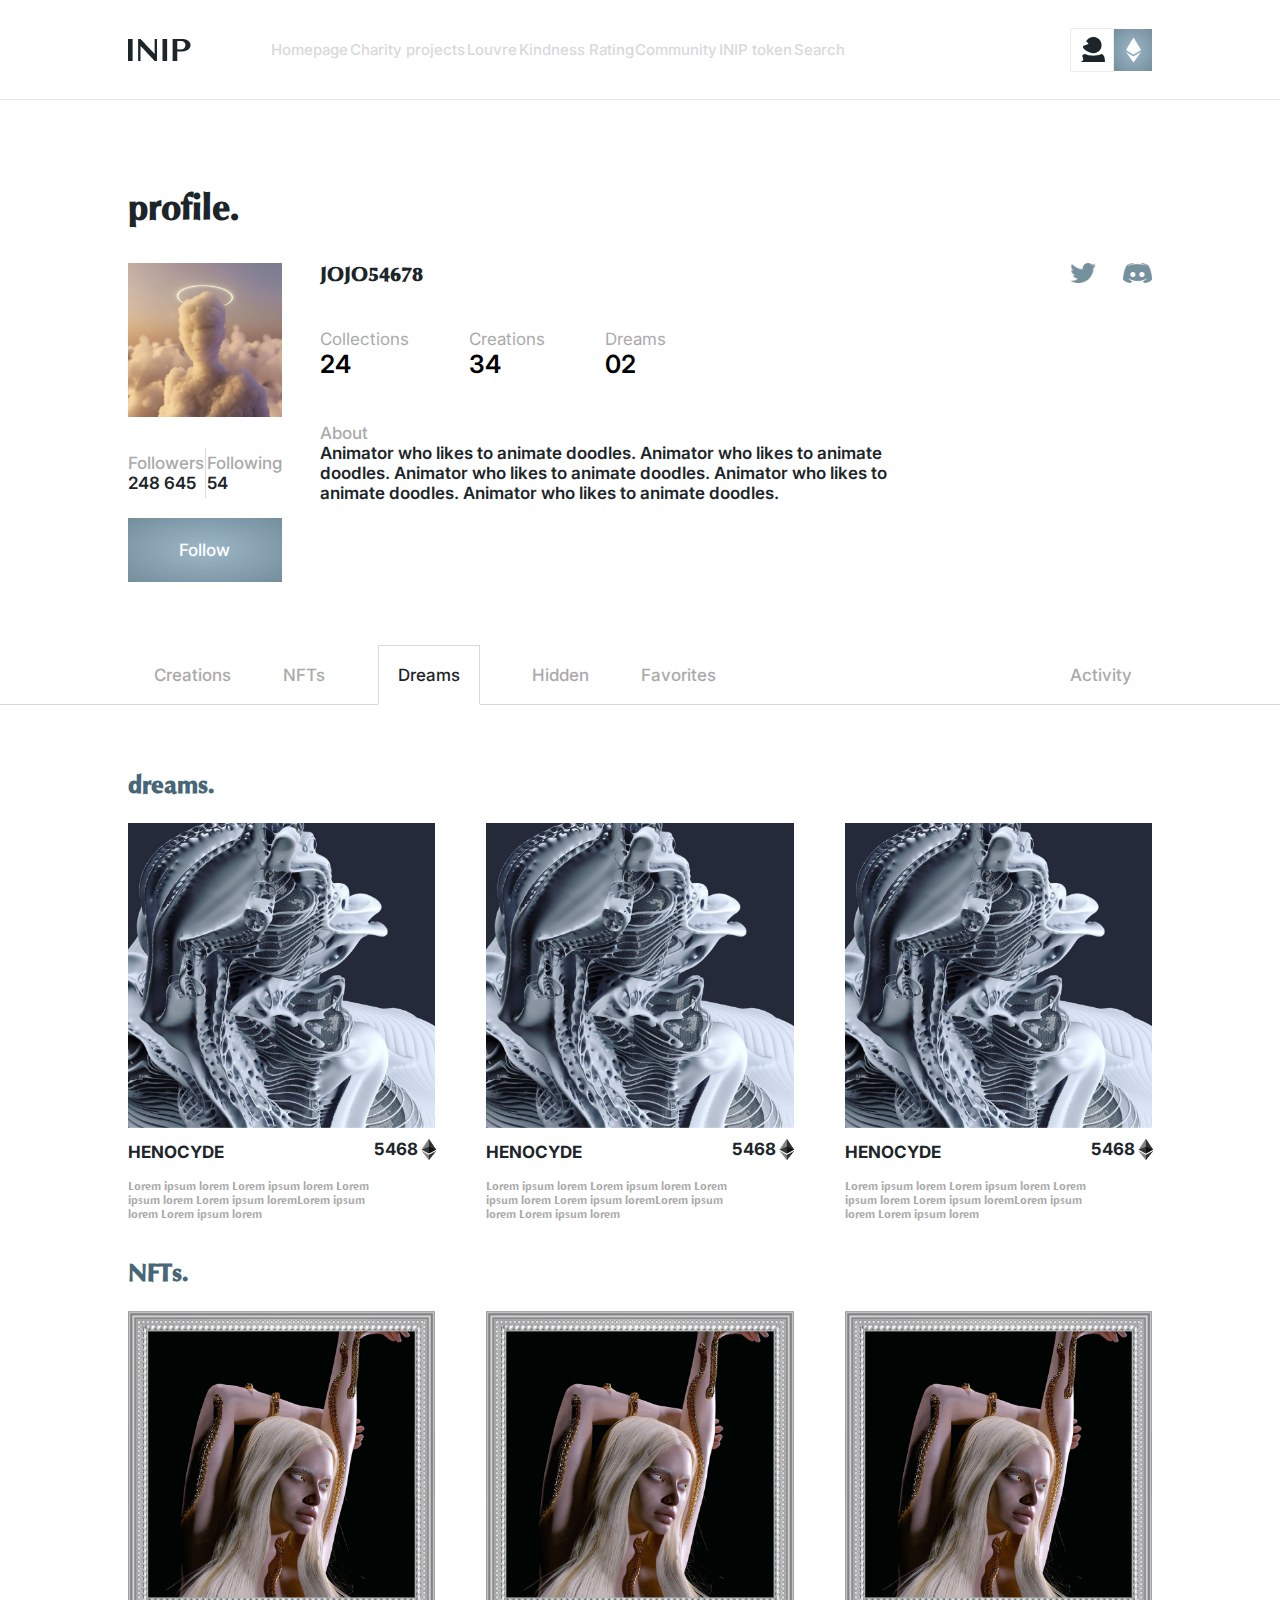
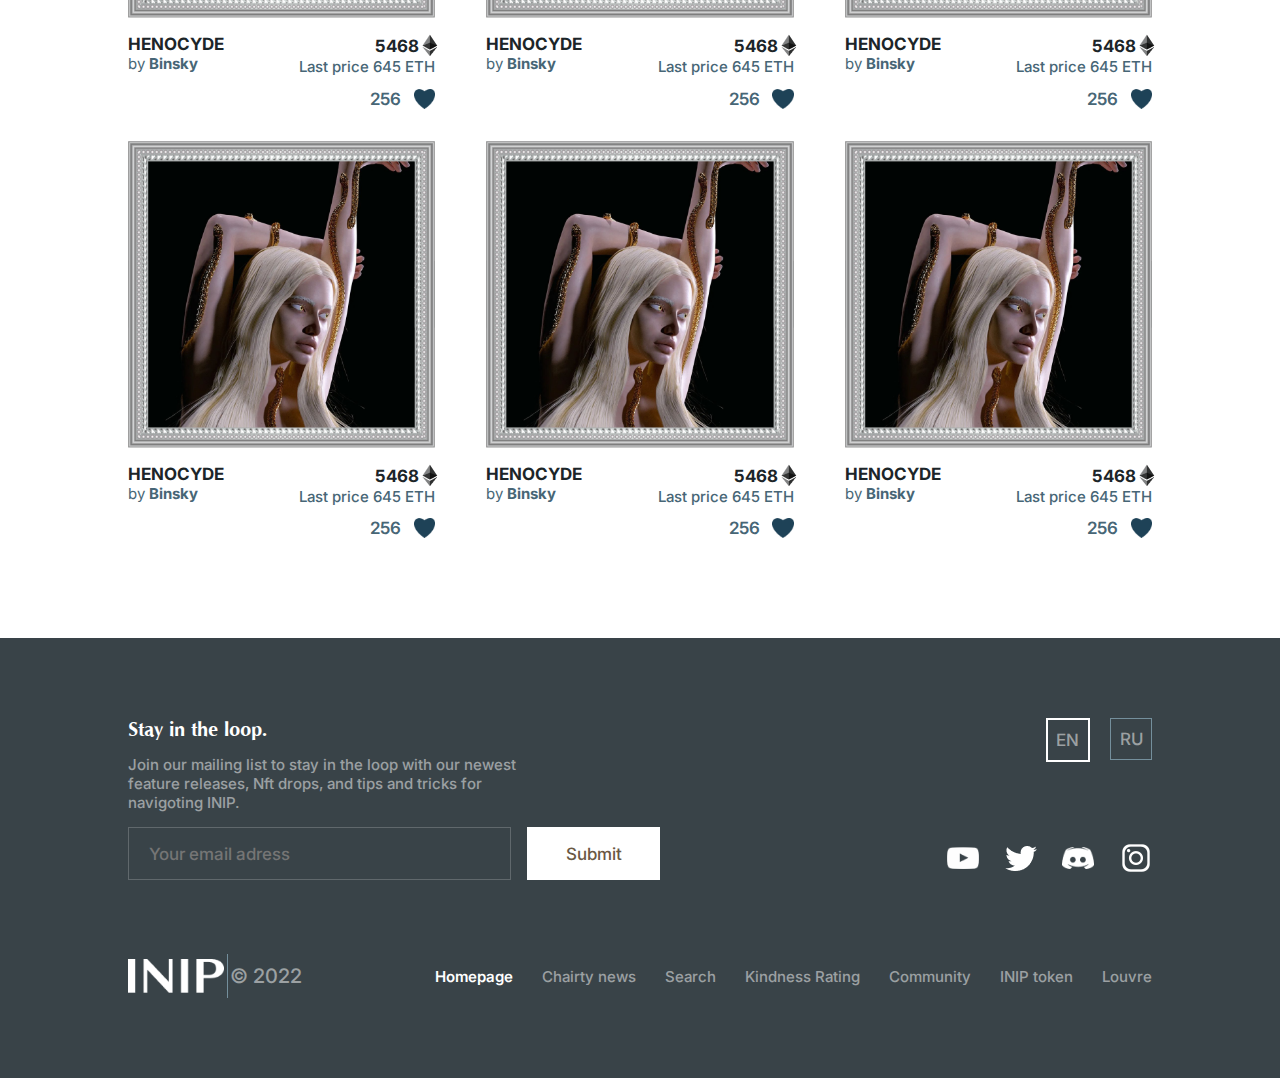
<file: profile/profile.html>
<!DOCTYPE html>
<html lang="en">
<head>
    <meta charset="UTF-8">
    <meta http-equiv="X-UA-Compatible" content="IE=edge">
    <meta name="viewport" content="width=device-width, initial-scale=1.0">
    <title>Profile Dreams</title>
    <link rel="stylesheet" href="profile.css">
    <link rel="preconnect" href="https://fonts.googleapis.com">
    <link rel="preconnect" href="https://fonts.gstatic.com" crossorigin>
    <link href="https://fonts.googleapis.com/css2?family=Inter:wght@400;500;600;700&display=swap" rel="stylesheet">
</head>
<body>
    <header class="header w100 flex ai sb pad10">
        <div class="header_left flex ai sb">
            <img src="../image/INIP.png" alt="">
            <div class="menu flex sb ai">
                <a href="../index.html" class="inter lightgrey f500 f15 noneunderline">Homepage</a>
                <a href="" class="inter lightgrey f500 f15 noneunderline">Charity projects</a>
                <a href="" class="inter lightgrey f500 f15 noneunderline">Louvre</a>
                <a href="../kindness_rating/kindness.html" class="inter lightgrey f500 f15 noneunderline">Kindness Rating</a>
                <a href="" class="inter lightgrey f500 f15 noneunderline">Community</a>
                <a href="" class="inter lightgrey f500 f15 noneunderline">INIP token</a>
                <a href="" class="inter lightgrey f500 f15 noneunderline">Search</a>
            </div>
        </div>
        <div class="header_right flex ai sb">
            <a href="./profile.html">
                <div class="login flex ai center">
                    <img src="../image/login.png" alt="">
                </div>
            </a>
            <div class="login2 flex ai center">
                <img src="../image/Vector1png.png" alt="">
            </div>
        </div>
    </header>
    <main class="main w100">
        <div class="block1 w100 pad10">
            <p class="qt f36 f700 black">profile.</p>
            <div class="w100 flex ai_start sb">
                <div class="block1_l flex sb ai_start">
                    <div class="block1_l_l">
                        <img src="./image/image 22.png" alt="" class="block1_img">
                        <div class="flex sb ai w100">    
                            <div>
                                <p class="inter f500 f17 grey m0">Followers</p>
                                <p class="inter f600 f17 black m0">248 645</p>
                            </div>
                            <div class="div_border"></div>
                            <div>
                                <p class="inter f500 f17 grey m0">Following</p>
                                <p class="inter f600 f17 black m0">54</p>    
                            </div>
                        </div>
                        <button class="w100 flex ai center inter f500 f17 white block1_button">Follow</button>
                    </div>
                    <div class="block1_l_r flex column sb">
                        <p class="qt f700 f20 black m0">JOJO54678</p>
                        <div class="block1_l_r_mid flex sb">
                            <div>
                                <p class="inter f400 f17 grey m0">Collections</p>
                                <p class="inter f600 f25 m0">24</p>
                            </div>
                            <div>
                                <p class="inter f400 f17 grey m0">Creations</p>
                                <p class="inter f600 f25 m0">34</p>
                            </div>
                            <div>
                                <p class="inter f400 f17 grey m0">Dreams</p>
                                <p class="inter f600 f25 m0">02</p>
                            </div>
                        </div>
                        <div>
                            <p class="inter f500 f17 grey m0">About</p>
                            <p class="inter f600 f17 black m0">Animator who likes to animate doodles. Animator who likes to animate doodles. 
                            Animator who likes to animate doodles. Animator who likes to animate doodles. 
                            Animator who likes to animate doodles.</p>
                        </div>
                    </div>
                </div>
                <div class="block1_r flex sb ai">
                    <img src="./image/tweetgrey.png" alt="" class="block1_img1">
                    <img src="./image/discordgrey.png" alt="" class="block1_img1">
                </div>
            </div>
        </div>
        <div class="block_menu w100 pad10 flex sb ai">
            <div class="block_menu_l flex sa ai">
                <p class="inter f500 f17 grey">Creations</p>
                <p class="inter f500 f17 grey">NFTs</p>
                <p class="inter f500 f17 black p10 flex center ai">Dreams</p>
                <p class="inter f500 f17 grey">Hidden</p>
                <p class="inter f500 f17 grey">Favorites</p>
            </div>
            <div class="block_menu_r flex ai center">
                <p class="inter f500 f17 grey">Activity</p>
            </div>
        </div>
        <div class="block2 w100 pad10">
            <p class="qt f700 f25 pasta">dreams.</p>
            <div class="block2_cards w100 flex sb">
                <div class="block2_card">
                    <div class="block2_card_img w100">
                        <img src="../image/block2.png" alt="" class="img3">
                    </div>
                    <div class="block2_card_bot w100">
                        <div class="block2_card_bot_l w100 flex sb ai">
                            <p class="inter f700 f17 black f_up p11">henocyde</p>
                            <div class="flex ai sb div1">
                                <p class="inter f700 f17 black m0">5468</p>
                                <img src="../image/Group.png" alt="" class="img4">
                            </div>
                        </div>
                        <p class="qt f400 f12 grey p12">Lorem ipsum lorem Lorem ipsum lorem Lorem ipsum lorem
                            Lorem ipsum loremLorem ipsum lorem
                            Lorem ipsum lorem</p>
                    </div>
                </div>
                <div class="block2_card">
                    <div class="block2_card_img w100">
                        <img src="../image/block2.png" alt="" class="img3">
                    </div>
                    <div class="block2_card_bot w100">
                        <div class="block2_card_bot_l w100 flex sb ai">
                            <p class="inter f700 f17 black f_up p11">henocyde</p>
                            <div class="flex ai sb div1">
                                <p class="inter f700 f17 black m0">5468</p>
                                <img src="../image/Group.png" alt="" class="img4">
                            </div>
                        </div>
                        <p class="qt f400 f12 grey p12">Lorem ipsum lorem Lorem ipsum lorem Lorem ipsum lorem
                            Lorem ipsum loremLorem ipsum lorem
                            Lorem ipsum lorem</p>
                    </div>
                </div>
                <div class="block2_card">
                    <div class="block2_card_img w100">
                        <img src="../image/block2.png" alt="" class="img3">
                    </div>
                    <div class="block2_card_bot w100">
                        <div class="block2_card_bot_l w100 flex sb ai">
                            <p class="inter f700 f17 black f_up p11">henocyde</p>
                            <div class="flex ai sb div1">
                                <p class="inter f700 f17 black m0">5468</p>
                                <img src="../image/Group.png" alt="" class="img4">
                            </div>
                        </div>
                        <p class="qt f400 f12 grey p12">Lorem ipsum lorem Lorem ipsum lorem Lorem ipsum lorem
                            Lorem ipsum loremLorem ipsum lorem
                            Lorem ipsum lorem</p>
                    </div>
                </div>
            </div>
        </div>
        <div class="block3 w100 pad10">
            <p class="qt f700 f25 pasta">NFTs.</p>
            <div class="block3_row w100 flex sb">
                <div class="block2_card">
                    <div class="block2_card_img w100">
                        <img src="../image/block3img.png" alt="" class="img3">
                    </div>
                    <div class="block3_card_bot w100 flex sb">
                        <div class="block2_card_bot_l">
                            <p class="inter f700 f17 black f_up m0">henocyde</p>
                            <p class="inter f400 pasta f15 m0">by 
                                <span class="inter f700 f15 pasta">Binsky</span>
                            </p>
                        </div>
                        <div class="block2_card_bot_r flex column">
                            <div class="flex ai">
                                <p class="inter f700 f17 black m0">5468</p>
                                <img src="../image/Group.png" alt="" class="img4">
                            </div>
                            <p class="inter f500 f15 pasta m0">Last price 645 ETH</p>
                        </div>
                    </div>
                    <div class="likes w100 flex ai">
                        <p class="inter f600 f17 pasta m0">256</p>
                        <img src="./image/like.png" alt="" class="img_like">
                    </div>
                </div>
                <div class="block2_card">
                    <div class="block2_card_img w100">
                        <img src="../image/block3img.png" alt="" class="img3">
                    </div>
                    <div class="block3_card_bot w100 flex sb">
                        <div class="block2_card_bot_l">
                            <p class="inter f700 f17 black f_up m0">henocyde</p>
                            <p class="inter f400 pasta f15 m0">by 
                                <span class="inter f700 f15 pasta">Binsky</span>
                            </p>
                        </div>
                        <div class="block2_card_bot_r flex column">
                            <div class="flex ai">
                                <p class="inter f700 f17 black m0">5468</p>
                                <img src="../image/Group.png" alt="" class="img4">
                            </div>
                            <p class="inter f500 f15 pasta m0">Last price 645 ETH</p>
                        </div>
                    </div>
                    <div class="likes w100 flex ai">
                        <p class="inter f600 f17 pasta m0">256</p>
                        <img src="./image/like.png" alt="" class="img_like">
                    </div>
                </div>
                <div class="block2_card">
                    <div class="block2_card_img w100">
                        <img src="../image/block3img.png" alt="" class="img3">
                    </div>
                    <div class="block3_card_bot w100 flex sb">
                        <div class="block2_card_bot_l">
                            <p class="inter f700 f17 black f_up m0">henocyde</p>
                            <p class="inter f400 pasta f15 m0">by 
                                <span class="inter f700 f15 pasta">Binsky</span>
                            </p>
                        </div>
                        <div class="block2_card_bot_r flex column">
                            <div class="flex ai">
                                <p class="inter f700 f17 black m0">5468</p>
                                <img src="../image/Group.png" alt="" class="img4">
                            </div>
                            <p class="inter f500 f15 pasta m0">Last price 645 ETH</p>
                        </div>
                    </div>
                    <div class="likes w100 flex ai">
                        <p class="inter f600 f17 pasta m0">256</p>
                        <img src="./image/like.png" alt="" class="img_like">
                    </div>
                </div>
                
            </div>
            <div class="block3_row w100 flex sb">
                <div class="block2_card">
                    <div class="block2_card_img w100">
                        <img src="../image/block3img.png" alt="" class="img3">
                    </div>
                    <div class="block3_card_bot w100 flex sb">
                        <div class="block2_card_bot_l">
                            <p class="inter f700 f17 black f_up m0">henocyde</p>
                            <p class="inter f400 pasta f15 m0">by 
                                <span class="inter f700 f15 pasta">Binsky</span>
                            </p>
                        </div>
                        <div class="block2_card_bot_r flex column">
                            <div class="flex ai">
                                <p class="inter f700 f17 black m0">5468</p>
                                <img src="../image/Group.png" alt="" class="img4">
                            </div>
                            <p class="inter f500 f15 pasta m0">Last price 645 ETH</p>
                        </div>
                    </div>
                    <div class="likes w100 flex ai">
                        <p class="inter f600 f17 pasta m0">256</p>
                        <img src="./image/like.png" alt="" class="img_like">
                    </div>
                </div>
                <div class="block2_card">
                    <div class="block2_card_img w100">
                        <img src="../image/block3img.png" alt="" class="img3">
                    </div>
                    <div class="block3_card_bot w100 flex sb">
                        <div class="block2_card_bot_l">
                            <p class="inter f700 f17 black f_up m0">henocyde</p>
                            <p class="inter f400 pasta f15 m0">by 
                                <span class="inter f700 f15 pasta">Binsky</span>
                            </p>
                        </div>
                        <div class="block2_card_bot_r flex column">
                            <div class="flex ai">
                                <p class="inter f700 f17 black m0">5468</p>
                                <img src="../image/Group.png" alt="" class="img4">
                            </div>
                            <p class="inter f500 f15 pasta m0">Last price 645 ETH</p>
                        </div>
                    </div>
                    <div class="likes w100 flex ai">
                        <p class="inter f600 f17 pasta m0">256</p>
                        <img src="./image/like.png" alt="" class="img_like">
                    </div>
                </div>
                <div class="block2_card">
                    <div class="block2_card_img w100">
                        <img src="../image/block3img.png" alt="" class="img3">
                    </div>
                    <div class="block3_card_bot w100 flex sb">
                        <div class="block2_card_bot_l">
                            <p class="inter f700 f17 black f_up m0">henocyde</p>
                            <p class="inter f400 pasta f15 m0">by 
                                <span class="inter f700 f15 pasta">Binsky</span>
                            </p>
                        </div>
                        <div class="block2_card_bot_r flex column">
                            <div class="flex ai">
                                <p class="inter f700 f17 black m0">5468</p>
                                <img src="../image/Group.png" alt="" class="img4">
                            </div>
                            <p class="inter f500 f15 pasta m0">Last price 645 ETH</p>
                        </div>
                    </div>
                    <div class="likes w100 flex ai">
                        <p class="inter f600 f17 pasta m0">256</p>
                        <img src="./image/like.png" alt="" class="img_like">
                    </div>
                </div>
                
            </div>
        </div>
    </main>
    <footer class="footer w100">
        <div class="footer_top w100 flex sb ai">
            <div class="footer_top_l flex column sb">
                <p class="qt f500 f20 white m0">Stay in the loop.</p>
                <p class="inter f500 f15 white50 p9">Join our mailing list to stay in the loop with our  newest feature
                    releases, Nft drops, and tips and tricks for navigoting INIP.</p>
                <div class="footer_top_l_bot flex w100 sb ai">
                    <input type="text" placeholder="Your email adress" class="input_footer inter f500 f17 white50">
                    <button class="button_footer inter f500 f17">Submit</button>
                </div>
            </div>
            <div class="footer_top_r flex column sb">
                <div class="enru w100 flex sb">
                    <div class="en flex ai center">
                        <span class="inter f500 f17 white50">EN</span>
                    </div>
                    <div class="ru flex ai center">
                        <span class="inter f500 f17 white50">RU</span>
                    </div>
                </div>
                <div class="w100 flex sb ai">
                    <img src="../image/youtube.png" alt="" class="icons">
                    <img src="../image/tweet.png" alt="" class="icons">
                    <img src="../image/discord.png" alt="" class="icons">
                    <img src="../image/instagram.png" alt="" class="icons">    
                </div>
            </div>
        </div>
        <div class="footer_bot flex sb">
            <div class="footer_bot_l flex sb ai">
                <img src="../image/INIP2.png" alt="" class="img5">
                <div class="borderdiv"></div>
                <span class="inter f500 f20 white50">©  2022</span>
            </div>
            <div class="footer_bot_r flex sb ai">
                <a href="../index.html" class="inter f600 f15 white">Homepage</a>
                <a href="" class="inter f500 f15 white50">Chairty news</a>
                <a href="" class="inter f500 f15 white50">Search</a>
                <a href="../kindness_rating/kindness.html" class="inter f500 f15 white50">Kindness Rating</a>
                <a href="" class="inter f500 f15 white50">Community</a>
                <a href="" class="inter f500 f15 white50">INIP token</a>
                <a href="" class="inter f500 f15 white50">Louvre</a>
            </div>
        </div>
    </footer>
</body>
</html>
</file>
<file: homepage.css>
body{
    margin: 0;
}

.inter{
    font-family: 'Inter', sans-serif;
}
.beauty{
    font-family: 'Beauty Swing Personal Use', sans-serif;
}
.qt{
    font-family: 'QTOptimum', sans-serif;
}
.helvet{
    font-family: 'HelveticaNeueCyr', sans-serif;
}

.f400{
    font-weight: 400;
}
.f500{
    font-weight: 500;
}
.f600{
    font-weight: 600;
}
.f700{
    font-weight: 700;
}

.black{
    color: #1C2529;
}
.darkgrey{
    color: #6C8693;
}
.grey{
    color: #AAAAAA;
}
.grey1{
    color: #979391;
}
.pasta{
    color: #476676;
}
.darkpasta{
    color: #1E4257;
}
.white50{
    color: rgba(255, 255, 255, 0.5);
}
.lightgrey{
    color: #D9D9D9;
}
.white{
    color: #ffffff;
}

.f17{
    font-size: 17px;
}
.f12{
    font-size: 12px;
}
.f20{
    font-size: 20px;
}
.f24{
    font-size: 24px;
}
.f100{
    font-size: 100px;
}
.f36{
    font-size: 36px;
}
.f10{
    font-size: 10px;
}
.f15{
    font-size: 15px;
}
.f23{
    font-size: 23px;
}
.f30{
    font-size: 30px;
}
.f40{
    font-size: 40px;
}
.f25{
    font-size: 25px;
}
.f8{
    font-size: 8px;
}
.f_up{
    text-transform: uppercase;
}

.w100{
    width: 100%;
}

.m0{
    margin: 0;
}

.flex{
    display: flex;
}
.column{
    flex-direction: column;
}
.ai{
    align-items: center;
}
.center{
    justify-content: center;
}
.sb{
    justify-content: space-between;
}
.sa{
    justify-content: space-around;
}

.pad10{
    padding: 0 10%;
    box-sizing: border-box;
}

.header{
    height: 100px;
    border-bottom: 1px solid #E6E6E6;
}
.header_left{
    width: 70%;
}
.menu{
    width: 80%;
}
.noneunderline{
    text-decoration: none;
}
.menu > a:hover{
    font-weight: 600;
    color: #6C8693;
}
.login{
    width: 42px;
    height: 42px;
    border: 1px solid #ECECEC;
    margin-right: 2%;
}
.login2{
    width: 42px;
    height: 42px;
    border: 1px solid transparent;
    background-image: radial-gradient(#9CB7C7, #748E9C);
}
.header_right{
    width: 8%;
}
.block1_top{
    height: 590px;
    align-items: flex-end;
}
.block1_top_left{
    width: 50%;
    max-width: 682px;
}
.block1_top_left_buttons{
    margin-top: 10%;
    width: 60%;
}
.Start_collecting{
    width: 45%;
    height: 70px;
    background-image: radial-gradient(#9CB7C7, #748E9C);
    border: none;
}
.Dreams_Come_True{
    width: 45%;
    height: 70px;
    border: 2px solid #DEDEDE;
    background-color: #ffffff;
}
.h1{
    line-height: 100px;
}

.block1_top_right{
    width: 36%;
}
.avatar{
    max-width: 100%;
}

.block1_bot{
    height: 250px;
    align-items: flex-end;
    margin-top: 150px;
    margin-bottom: 150px;
}
.block1_bot_left{
    width: 80%;
}
.block1_bot_right{
    width: 17%;
    background-image: radial-gradient(#9CB7C7, #748E9C);
    height: 77px;
    border: none;
}
.flex_end{
    align-items: flex-end;
}
.charity_pool{
    width: 41%;
    margin-bottom: 10px;
}
.charity_pool_price{
    width: 20%;
    justify-content: flex-end;
}
.percent{
    height: 77px;
    border: 2px solid #DEDEDE;
    box-sizing: border-box;
}
.percent_l{
    width: 78%;
    height: 100%;
    justify-content: flex-end;
    padding-right: 3%;
    box-sizing: border-box;
    background-image: linear-gradient(90deg, #6C8693 -15.57%, #A7C2D3 117.18%);
}
.img1{
    max-height: 73px;
}
.p2{
    margin: 10px 0;
}
.block2_button{
    width: 20%;
    height: 70px;
    border: 1px solid #DEDEDE;
    background-color: rgba(255, 255, 255, 0.1);
    margin: 46px auto 43px;
    display: block;
}

.block2_card{
    width: 30%;
    background-color: #ffffff;
}
.img3{
    max-width: 100%;
}
.block2_card_bot{
    box-sizing: border-box;
    padding: 4%;
}
.block2_card_bot_l{
    width: 50%;
}
.block2_card_bot_r{
    width: 45%;
    align-items: flex-end;
}

.block2{
    background-image: url(./image/block2img.png);
    background-position: center;
    background-size: cover;
    border: 1px solid transparent;
}
.p3{
    margin: 40px 0 5px;
}
.p4{
    margin: 0 0 25px;
}
.img4{
    margin-left: 5%;
}

.p5{
    margin-top: 78px;
    margin-bottom: 8px;
}
.p6{
    margin: 0 0 78px;
}
.block3_card_bot{
    box-sizing: border-box;
    padding: 4% 0;
}
.block3_row{
    margin-bottom: 32px;
}
.block3_button{
    width: 20%;
    height: 70px;
    border: 1px solid #DEDEDE;
    background-color:#ffffff;
    margin: 80px auto 30px;
    display: block;
}

.block4_card{
    width: 23%;
    margin-bottom: 100px;
}
.block4_img6{
    max-width: 100%;
}
.block4_card_bot{
    text-align: center;
}
.p7{
    margin: 0 0 16px;
    max-width: 70%;
}
.p8{
    margin: 27px 0 16px;
}
.line{
    width: 1px;
    height: 400px;
    border-right: 1px solid #E6E6E6;;
}

.block5_card{
    box-sizing: border-box;
    padding: 0 5% 0 2%;
    height: 78px;
}
.block5_card_l{
    width: 30%;
}
.block5_card_r{
    width: 9%;
}
.back_img1{
    background-image: linear-gradient(90deg, #7495A6 -2.86%, #B9D6E8 101.36%);
}
.back_img2{
    background-image: linear-gradient(90deg, #83A8BB -2.86%, #CEE6F4 101.36%);
}
.back_img3{
    background-image: linear-gradient(90deg, #A7C2D3 -2.86%, #EDF8FF 101.36%);
}
.img7{
    max-height: 58px;
}
.img8{
    max-height: 25px;
}
.mar8{
    margin-right: 8%;
}
.marbot60{
    margin-bottom: 60px;
}
.block4_button{
    width: 20%;
    height: 70px;
    border: 1px solid #DEDEDE;
    background-color:#ffffff;
    margin: 59px auto 78px;
    display: block;
}
.block6_div{
    min-width: 200px;
    height: 100px;
    margin-right: 30px;
    background-image: radial-gradient(#9CB7C7, #748E9C);
}
.block6_divs{
    overflow-x: scroll;
    margin-bottom: 100px;
}
.block6_divs::-webkit-scrollbar {
    width: 0;
    height: 50px;
}

.footer{
    background-color: #394348;
    padding: 80px 10%;
    box-sizing: border-box;
}
.footer_top_l{
    width: 52%;
    height: 100%;
}
.footer_top{
    height: 156px;
}
.input_footer{
    width: 72%;
    height: 53px;
    background-color: transparent;
    border: 1px solid rgba(255, 255, 255, 0.2);
    box-sizing: border-box;
    padding: 20px;
}
.button_footer{
    width: 25%;
    height: 53px;
    background-color: #FFFFFF;
    border: none;
    color: #6A5843;
}
.en{
    width: 40px;
    height: 40px;
    border: 2px solid #FFFFFF;
    margin-right: 10%;
}
.ru{
    width: 40px;
    height: 40px;
    border: 1px solid #748F9C;
}
.ru:hover{
    border: 2px solid #FFFFFF;
}
.p9{
    max-width: 80%;
}
.footer_top_r{
    width: 20%;
    height: 100%;
}
.enru{
    justify-content: flex-end;
}
.footer_bot_l{
    width: 17%;
}
.footer_bot_r{
    width: 70%;
}
.footer_bot{
    margin-top: 80px;
}   
.img5{
    max-height: 34px;
}
.borderdiv{
    width: 1px;
    height: 44px;
    border-right: 1px solid #748F9C;
}
.footer_bot_r > a{
    text-decoration: none;
}
.footer_bot_r > a:hover{
    font-weight: 600;
    color: #ffffff;
}
.icons{
    max-width: 32px;
}

@media (max-width: 768px){
    .header{
        height: auto;
        box-sizing: border-box;
        padding-top: 10px;
        padding-bottom: 10px;
        margin-bottom: 50px;
    }
    .header_left{
        flex-direction: column;
        justify-content: space-around;
        align-items: flex-start;
        width: 85%;
    }
    .menu{
        flex-flow: wrap;
        justify-content: space-between;
    }
    .menu > a{
        margin-right: 5px;
    }
    .header_right{
        width: 15%;
    }
    .h1{
        width: 100%;
        font-size: 36px;
        line-height: 50px;
    }
    .block1_top{
        height: auto;
    }
    .block1_top_left_buttons{
        width: 100%;
        margin-top: 50px;
        justify-content: space-around;
    }
    .Start_collecting{
        font-size: 12px;
        height: 50px;
    }
    .Dreams_Come_True{
        font-size: 12px;
        height: 50px;
        }
    .block1_top_right{
        display: none;
    }
    .block1_top_left{
        width: 100%;
        margin-top: 40px;
    }
    .charity_pool{
        width: 60%;
    }
    .charity_pool_price{
        width: 30%;
    }
    .block1_bot_left{
        width: 100%;
    }
    .block1_bot{
        flex-direction: column;
        align-items: center;
        margin-top: 50px;
        height: auto;
    }
    .p15{
        font-size: 16px;
    }
    .p2{
        font-size: 16px;
    }
    .p21{
        font-size: 16px;
    }
    .percent{
        display: none;
    }
    .block1_bot_right{
        width: 40%;
        height: 50px;
        font-size: 16px;
    }
    .block2_cards{
        flex-direction: column;
        align-items: center;
    }
    .block2_card{
        width: 70%;
    }
    .marbot20{
        margin-bottom: 20px;
    }
    .block2{
        display: flex;
        flex-direction: column;
        align-items: center;
    }
    .block2_button{
        width: 60%;
    }
    .block3{
        display: flex;
        flex-direction: column;
        align-items: center;
    }
    .block3_row{
        flex-direction: column;
        align-items: center;
    }
    .block3_button{
        width: 40%;
        margin-top: 40px;
    }
    .block4{
        display: flex;
        flex-direction: column;
        align-items: center;
        text-align: center;
    }
    .block4_cards{
        flex-direction: column;
        align-items: center;
    }
    .block4_card{
        width: 70%;
        display: flex;
        flex-direction: column;
        align-items: center;
        }
    .line{
        display: none;
    }
    .block4_card_img{
        display: flex;
        justify-content: center;
        align-items: center;
    }
    .block5_card_r{
        width: 20%;
    }
    .block4_button{
        width: 40%;
    }
    .block6{
        display: none;
    }
    .footer_top{
        flex-direction: column;
        align-items: center;
        height: auto;
    }
        .enru{
        margin-top: 20px;
        width: 100px;
        margin-bottom: 15px;
    }
    
    .footer_top_l{
        align-items: center;
        text-align: center;
    }
    .footer_top_r{
        align-items: center;
    }
    .div_foot{
        display: flex;
        justify-content: space-between;
        width: 200px;
    }
    .footer_bot_r{
        display: none;
    }
    .footer_bot{
        justify-content: center;
    }
    .footer_bot_l{
        width: 50%;
        justify-content: space-around;
    }
    .img15{
        margin-bottom: 10px;
    }
    .noneunderline{
        margin-bottom: 5px;
        font-size: 14px;
    }
    .block1_bot_left_top{
        align-items: center;
    }
    .p6{
        margin-bottom: 50px;
    }
    
}


@font-face {
    font-family: 'Beauty Swing Personal Use';
    src: url(../fonts/Beauty\ Swing.otf);
    font-style: normal;
}
@font-face {
    font-family: 'QTOptimum';
    src: url(../fonts/QTOptimumBold.ttf);
}
@font-face {
    font-family: 'HelveticaNeueCyr';
    src: url(../fonts/HelveticaNeueCyr-Medium.ttf);
}
</file>
<file: homepage/homepage.css>
body{
    margin: 0;
}

.inter{
    font-family: 'Inter', sans-serif;
}
.beauty{
    font-family: 'Beauty Swing Personal Use', sans-serif;
}
.qt{
    font-family: 'QTOptimum', sans-serif;
}
.helvet{
    font-family: 'HelveticaNeueCyr', sans-serif;
}

.f400{
    font-weight: 400;
}
.f500{
    font-weight: 500;
}
.f600{
    font-weight: 600;
}
.f700{
    font-weight: 700;
}

.black{
    color: #1C2529;
}
.darkgrey{
    color: #6C8693;
}
.grey{
    color: #AAAAAA;
}
.grey1{
    color: #979391;
}
.pasta{
    color: #476676;
}
.darkpasta{
    color: #1E4257;
}
.white50{
    color: rgba(255, 255, 255, 0.5);
}
.lightgrey{
    color: #D9D9D9;
}
.white{
    color: #ffffff;
}

.f17{
    font-size: 17px;
}
.f12{
    font-size: 12px;
}
.f20{
    font-size: 20px;
}
.f24{
    font-size: 24px;
}
.f100{
    font-size: 100px;
}
.f36{
    font-size: 36px;
}
.f10{
    font-size: 10px;
}
.f15{
    font-size: 15px;
}
.f23{
    font-size: 23px;
}
.f30{
    font-size: 30px;
}
.f40{
    font-size: 40px;
}
.f25{
    font-size: 25px;
}
.f8{
    font-size: 8px;
}
.f_up{
    text-transform: uppercase;
}

.w100{
    width: 100%;
}

.m0{
    margin: 0;
}

.flex{
    display: flex;
}
.column{
    flex-direction: column;
}
.ai{
    align-items: center;
}
.center{
    justify-content: center;
}
.sb{
    justify-content: space-between;
}
.sa{
    justify-content: space-around;
}

.pad10{
    padding: 0 10%;
    box-sizing: border-box;
}

.header{
    height: 100px;
    border-bottom: 1px solid #E6E6E6;
}
.header_left{
    width: 70%;
}
.menu{
    width: 80%;
}
.noneunderline{
    text-decoration: none;
}
.menu > a:hover{
    font-weight: 600;
    color: #6C8693;
}
.login{
    width: 42px;
    height: 42px;
    border: 1px solid #ECECEC;
    margin-right: 2%;
}
.login2{
    width: 42px;
    height: 42px;
    border: 1px solid transparent;
    background-image: radial-gradient(#9CB7C7, #748E9C);
}
.header_right{
    width: 8%;
}
.block1_top{
    height: 590px;
    align-items: flex-end;
}
.block1_top_left{
    width: 50%;
    max-width: 682px;
}
.block1_top_left_buttons{
    margin-top: 10%;
    width: 60%;
}
.Start_collecting{
    width: 45%;
    height: 70px;
    background-image: radial-gradient(#9CB7C7, #748E9C);
    border: none;
}
.Dreams_Come_True{
    width: 45%;
    height: 70px;
    border: 2px solid #DEDEDE;
    background-color: #ffffff;
}
.h1{
    line-height: 100px;
}

.block1_top_right{
    width: 36%;
}
.avatar{
    max-width: 100%;
}

.block1_bot{
    height: 250px;
    align-items: flex-end;
    margin-top: 150px;
    margin-bottom: 150px;
}
.block1_bot_left{
    width: 80%;
}
.block1_bot_right{
    width: 17%;
    background-image: radial-gradient(#9CB7C7, #748E9C);
    height: 77px;
    border: none;
}
.flex_end{
    align-items: flex-end;
}
.charity_pool{
    width: 41%;
    margin-bottom: 10px;
}
.charity_pool_price{
    width: 20%;
    justify-content: flex-end;
}
.percent{
    height: 77px;
    border: 2px solid #DEDEDE;
    box-sizing: border-box;
}
.percent_l{
    width: 78%;
    height: 100%;
    justify-content: flex-end;
    padding-right: 3%;
    box-sizing: border-box;
    background-image: linear-gradient(90deg, #6C8693 -15.57%, #A7C2D3 117.18%);
}
.img1{
    max-height: 73px;
}
.p2{
    margin: 10px 0;
}
.block2_button{
    width: 20%;
    height: 70px;
    border: 1px solid #DEDEDE;
    background-color: rgba(255, 255, 255, 0.1);
    margin: 46px auto 43px;
    display: block;
}

.block2_card{
    width: 30%;
    background-color: #ffffff;
}
.img3{
    max-width: 100%;
}
.block2_card_bot{
    box-sizing: border-box;
    padding: 4%;
}
.block2_card_bot_l{
    width: 50%;
}
.block2_card_bot_r{
    width: 45%;
    align-items: flex-end;
}

.block2{
    background-image: url(./image/block2img.png);
    background-position: center;
    background-size: cover;
    border: 1px solid transparent;
}
.p3{
    margin: 40px 0 5px;
}
.p4{
    margin: 0 0 25px;
}
.img4{
    margin-left: 5%;
}

.p5{
    margin-top: 78px;
    margin-bottom: 8px;
}
.p6{
    margin: 0 0 78px;
}
.block3_card_bot{
    box-sizing: border-box;
    padding: 4% 0;
}
.block3_row{
    margin-bottom: 32px;
}
.block3_button{
    width: 20%;
    height: 70px;
    border: 1px solid #DEDEDE;
    background-color:#ffffff;
    margin: 80px auto 30px;
    display: block;
}

.block4_card{
    width: 23%;
    margin-bottom: 100px;
}
.block4_img6{
    max-width: 100%;
}
.block4_card_bot{
    text-align: center;
}
.p7{
    margin: 0 0 16px;
    max-width: 70%;
}
.p8{
    margin: 27px 0 16px;
}
.line{
    width: 1px;
    height: 400px;
    border-right: 1px solid #E6E6E6;;
}

.block5_card{
    box-sizing: border-box;
    padding: 0 5% 0 2%;
    height: 78px;
}
.block5_card_l{
    width: 30%;
}
.block5_card_r{
    width: 9%;
}
.back_img1{
    background-image: linear-gradient(90deg, #7495A6 -2.86%, #B9D6E8 101.36%);
}
.back_img2{
    background-image: linear-gradient(90deg, #83A8BB -2.86%, #CEE6F4 101.36%);
}
.back_img3{
    background-image: linear-gradient(90deg, #A7C2D3 -2.86%, #EDF8FF 101.36%);
}
.img7{
    max-height: 58px;
}
.img8{
    max-height: 25px;
}
.mar8{
    margin-right: 8%;
}
.marbot60{
    margin-bottom: 60px;
}
.block4_button{
    width: 20%;
    height: 70px;
    border: 1px solid #DEDEDE;
    background-color:#ffffff;
    margin: 59px auto 78px;
    display: block;
}
.block6_div{
    min-width: 200px;
    height: 100px;
    margin-right: 30px;
    background-image: radial-gradient(#9CB7C7, #748E9C);
}
.block6_divs{
    overflow-x: scroll;
    margin-bottom: 100px;
}
.block6_divs::-webkit-scrollbar {
    width: 0;
    height: 50px;
}

.footer{
    background-color: #394348;
    padding: 80px 10%;
    box-sizing: border-box;
}
.footer_top_l{
    width: 52%;
    height: 100%;
}
.footer_top{
    height: 156px;
}
.input_footer{
    width: 72%;
    height: 53px;
    background-color: transparent;
    border: 1px solid rgba(255, 255, 255, 0.2);
    box-sizing: border-box;
    padding: 20px;
}
.button_footer{
    width: 25%;
    height: 53px;
    background-color: #FFFFFF;
    border: none;
    color: #6A5843;
}
.en{
    width: 40px;
    height: 40px;
    border: 2px solid #FFFFFF;
    margin-right: 10%;
}
.ru{
    width: 40px;
    height: 40px;
    border: 1px solid #748F9C;
}
.ru:hover{
    border: 2px solid #FFFFFF;
}
.p9{
    max-width: 80%;
}
.footer_top_r{
    width: 20%;
    height: 100%;
}
.enru{
    justify-content: flex-end;
}
.footer_bot_l{
    width: 17%;
}
.footer_bot_r{
    width: 70%;
}
.footer_bot{
    margin-top: 80px;
}   
.img5{
    max-height: 34px;
}
.borderdiv{
    width: 1px;
    height: 44px;
    border-right: 1px solid #748F9C;
}
.footer_bot_r > a{
    text-decoration: none;
}
.footer_bot_r > a:hover{
    font-weight: 600;
    color: #ffffff;
}

@media (max-width: 768px){
    .header{
        height: auto;
        box-sizing: border-box;
        padding-top: 10px;
        padding-bottom: 10px;
        margin-bottom: 50px;
    }
    .header_left{
        flex-direction: column;
        justify-content: space-around;
        align-items: flex-start;
        width: 85%;
    }
    .menu{
        flex-flow: wrap;
        justify-content: space-between;
    }
    .menu > a{
        margin-right: 5px;
    }
    .header_right{
        width: 15%;
    }
    .h1{
        width: 100%;
        font-size: 36px;
        line-height: 50px;
    }
    .block1_top{
        height: auto;
    }
    .block1_top_left_buttons{
        width: 100%;
        margin-top: 50px;
        justify-content: space-around;
    }
    .Start_collecting{
        font-size: 12px;
        height: 50px;
    }
    .Dreams_Come_True{
        font-size: 12px;
        height: 50px;
        }
    .block1_top_right{
        display: none;
    }
    .block1_top_left{
        width: 100%;
        margin-top: 40px;
    }
    .charity_pool{
        width: 60%;
    }
    .charity_pool_price{
        width: 30%;
    }
    .block1_bot_left{
        width: 100%;
    }
    .block1_bot{
        flex-direction: column;
        align-items: center;
        margin-top: 50px;
        height: auto;
    }
    .p15{
        font-size: 16px;
    }
    .p2{
        font-size: 16px;
    }
    .p21{
        font-size: 16px;
    }
    .percent{
        display: none;
    }
    .block1_bot_right{
        width: 40%;
        height: 50px;
        font-size: 16px;
    }
    .block2_cards{
        flex-direction: column;
        align-items: center;
    }
    .block2_card{
        width: 70%;
    }
    .marbot20{
        margin-bottom: 20px;
    }
    .block2{
        display: flex;
        flex-direction: column;
        align-items: center;
    }
    .block2_button{
        width: 60%;
    }
    .block3{
        display: flex;
        flex-direction: column;
        align-items: center;
    }
    .block3_row{
        flex-direction: column;
        align-items: center;
    }
    .block3_button{
        width: 40%;
        margin-top: 40px;
    }
    .block4{
        display: flex;
        flex-direction: column;
        align-items: center;
        text-align: center;
    }
    .block4_cards{
        flex-direction: column;
        align-items: center;
    }
    .block4_card{
        width: 70%;
        display: flex;
        flex-direction: column;
        align-items: center;
        }
    .line{
        display: none;
    }
    .block4_card_img{
        display: flex;
        justify-content: center;
        align-items: center;
    }
    .block5_card_r{
        width: 20%;
    }
    .block4_button{
        width: 40%;
    }
    .block6{
        display: none;
    }
    .footer_top{
        flex-direction: column;
        align-items: center;
        height: auto;
    }
        .enru{
        margin-top: 20px;
        width: 100px;
        margin-bottom: 15px;
    }
    
    .footer_top_l{
        align-items: center;
        text-align: center;
    }
    .footer_top_r{
        align-items: center;
    }
    .div_foot{
        display: flex;
        justify-content: space-between;
        width: 200px;
    }
    .footer_bot_r{
        display: none;
    }
    .footer_bot{
        justify-content: center;
    }
    .footer_bot_l{
        width: 50%;
        justify-content: space-around;
    }
    .img15{
        margin-bottom: 10px;
    }
    .noneunderline{
        margin-bottom: 5px;
        font-size: 14px;
    }
    .block1_bot_left_top{
        align-items: center;
    }
    .p6{
        margin-bottom: 50px;
    }
    
}


@font-face {
    font-family: 'Beauty Swing Personal Use';
    src: url(../fonts/Beauty\ Swing.otf);
    font-style: normal;
}
@font-face {
    font-family: 'QTOptimum';
    src: url(../fonts/QTOptimumBold.ttf);
}
@font-face {
    font-family: 'HelveticaNeueCyr';
    src: url(../fonts/HelveticaNeueCyr-Medium.ttf);
}
</file>
<file: kindness_rating/kindness.css>
body{
    margin: 0;
}

.inter{
    font-family: 'Inter', sans-serif;
}
.beauty{
    font-family: 'Beauty Swing Personal Use', sans-serif;
}
.qt{
    font-family: 'QTOptimum', sans-serif;
}
.helvet{
    font-family: 'HelveticaNeueCyr', sans-serif;
}

.f400{
    font-weight: 400;
}
.f500{
    font-weight: 500;
}
.f600{
    font-weight: 600;
}
.f700{
    font-weight: 700;
}

.black{
    color: #1C2529;
}
.darkgrey{
    color: #6C8693;
}
.grey{
    color: #AAAAAA;
}
.grey1{
    color: #979391;
}
.pasta{
    color: #476676;
}
.darkpasta{
    color: #1E4257;
}
.white50{
    color: rgba(255, 255, 255, 0.5);
}
.lightgrey{
    color: #D9D9D9;
}
.white{
    color: #ffffff;
}
.white1{
    color: #E8F6FE;
}

.f17{
    font-size: 17px;
}
.f12{
    font-size: 12px;
}
.f20{
    font-size: 20px;
}
.f24{
    font-size: 24px;
}
.f100{
    font-size: 100px;
}
.f36{
    font-size: 36px;
}
.f10{
    font-size: 10px;
}
.f15{
    font-size: 15px;
}
.f23{
    font-size: 23px;
}
.f30{
    font-size: 30px;
}
.f40{
    font-size: 40px;
}
.f25{
    font-size: 25px;
}
.f8{
    font-size: 8px;
}
.f_up{
    text-transform: uppercase;
}

.w100{
    width: 100%;
}

.m0{
    margin: 0;
}

.flex{
    display: flex;
}
.column{
    flex-direction: column;
}
.ai{
    align-items: center;
}
.center{
    justify-content: center;
}
.sb{
    justify-content: space-between;
}
.sa{
    justify-content: space-around;
}
.ai_start{
    align-items: flex-start;
}

.pad10{
    padding: 0 10%;
    box-sizing: border-box;
}

.header{
    height: 100px;
    border-bottom: 1px solid #E6E6E6;
}
.header_left{
    width: 70%;
}
.menu{
    width: 80%;
}
.noneunderline{
    text-decoration: none;
}
.menu > a:hover{
    font-weight: 600;
    color: #6C8693;
}
.login{
    width: 42px;
    height: 42px;
    border: 1px solid #ECECEC;
    margin-right: 2%;
}
.login2{
    width: 42px;
    height: 42px;
    background-image: radial-gradient(#9CB7C7, #748E9C);
}
.header_right{
    width: 8%;
}

.block1{
    background-image: url(./image/image\ 32.png);
    background-size: cover;
    background-position: top;
    height: 615px;
}
.h1{
    line-height: 50px;
    max-width: 50%;
    text-decoration: none;
    font-size: 60px;
}
.block1_button{
    width: 200px;
    height: 64px;
    background-image: radial-gradient(#9CB7C7, #748E9C);
    margin-top: 40px;
    border: none;
}
.block2_top{
    width: 70%;
    box-sizing: border-box;
    padding-top: 50px;
    padding-bottom: 50px;
}
.block2_top_div{
    width: 80px;
    height: 80px;
    border: 1px solid #476676;
}
.block2_top_div1{
    max-width: 80%;
}
.block2_card{
    width: 30%;
    height: 220px;
    box-sizing: border-box;
    padding-left: 5%;
    padding-right: 3%;
    border: 1px solid #B1D0D8;
}
.block2_img1{
    max-width: 126px;
}
.block2_img2{
    max-width: 90px;
}
.block2_img3{
    max-width: 90px;
}
.block3{
    height: 404px;
    background-image: radial-gradient(#9CB7C7, #748E9C);
    margin-top: 90px;
    margin-bottom: 100px;
    padding-top: 30px;
    padding-bottom: 30px;
}
.block3_card{
    width: 49%;
    min-height: 158px;
    border: 1px solid #E1F9FF;
    box-sizing: border-box;
    padding-left: 3%;
    padding-right: 10%;
}
.block3_l{
    width: 80%;
}
.p13{
    max-width: 70%;
}
.img2{
    max-width: 170px;
    max-height: 250px;
}

.block_menu{
    border-bottom: 1px solid #D9D9D9;
    margin-top: 65px;
    margin-bottom: 65px;
}
.block_menu_l{
    width: 35%;
    height: 57px;
}
.p10{
    width: 130px;
    height: 57px;
    border-top: 1px solid #D9D9D9;
    border-left: 1px solid #D9D9D9;
    border-right: 1px solid #D9D9D9;
    border-bottom: 2px solid #ffffff;
}
.block5_card{
    box-sizing: border-box;
    padding: 0 5% 0 2%;
    height: 78px;
}
.block5_card_l{
    width: 30%;
}
.block5_card_r{
    width: 9%;
}
.back_img1{
    background-image: linear-gradient(90deg, #7495A6 -2.86%, #B9D6E8 101.36%);
}
.back_img2{
    background-image: linear-gradient(90deg, #83A8BB -2.86%, #CEE6F4 101.36%);
}
.back_img3{
    background-image: linear-gradient(90deg, #A7C2D3 -2.86%, #EDF8FF 101.36%);
}
.img7{
    max-height: 58px;
}
.img8{
    max-height: 25px;
}
.mar8{
    margin-right: 8%;
}
.marbot60{
    margin-bottom: 60px;
}

.block4_button{
    width: 20%;
    height: 70px;
    border: 1px solid #C2D5DE;
    background-color:#ffffff;
    margin: 59px auto 78px;
    display: block;
}
.borderbot{
    border-bottom: 1px solid #C7DCE9;
}

.footer{
    background-color: #394348;
    padding: 80px 10%;
    box-sizing: border-box;
    margin-top: 100px;
}
.footer_top_l{
    width: 52%;
    height: 100%;
}
.footer_top{
    height: 156px;
}
.input_footer{
    width: 72%;
    height: 53px;
    background-color: transparent;
    border: 1px solid rgba(255, 255, 255, 0.2);
    box-sizing: border-box;
    padding: 20px;
}
.button_footer{
    width: 25%;
    height: 53px;
    background-color: #FFFFFF;
    border: none;
    color: #6A5843;
}
.en{
    width: 40px;
    height: 40px;
    border: 2px solid #FFFFFF;
    margin-right: 10%;
}
.ru{
    width: 40px;
    height: 40px;
    border: 1px solid #748F9C;
}
.ru:hover{
    border: 2px solid #FFFFFF;
}
.p9{
    max-width: 80%;
}
.footer_top_r{
    width: 20%;
    height: 100%;
}
.enru{
    justify-content: flex-end;
}
.footer_bot_l{
    width: 17%;
}
.footer_bot_r{
    width: 70%;
}
.footer_bot{
    margin-top: 80px;
}   
.img5{
    max-height: 34px;
}
.borderdiv{
    width: 1px;
    height: 44px;
    border-right: 1px solid #748F9C;
}
.footer_bot_r > a{
    text-decoration: none;
}
.footer_bot_r > a:hover{
    font-weight: 600;
    color: #ffffff;
}
.icons{
    max-width: 32px;
}




@font-face {
    font-family: 'Beauty Swing Personal Use';
    src: url(../fonts/MADE\ Mirage\ Thin\ PERSONAL\ USE.otf);
    font-style: normal;
}
@font-face {
    font-family: 'QTOptimum';
    src: url(../fonts/QTOptimumBold.ttf);
}
@font-face {
    font-family: 'HelveticaNeueCyr';
    src: url(../fonts/HelveticaNeueCyr-Medium.ttf);
}
</file>
<file: profile/profile.css>
body{
    margin: 0;
}

.inter{
    font-family: 'Inter', sans-serif;
}
.beauty{
    font-family: 'Beauty Swing Personal Use', sans-serif;
}
.qt{
    font-family: 'QTOptimum', sans-serif;
}
.helvet{
    font-family: 'HelveticaNeueCyr', sans-serif;
}

.f400{
    font-weight: 400;
}
.f500{
    font-weight: 500;
}
.f600{
    font-weight: 600;
}
.f700{
    font-weight: 700;
}

.black{
    color: #1C2529;
}
.darkgrey{
    color: #6C8693;
}
.grey{
    color: #AAAAAA;
}
.grey1{
    color: #979391;
}
.pasta{
    color: #476676;
}
.darkpasta{
    color: #1E4257;
}
.white50{
    color: rgba(255, 255, 255, 0.5);
}
.lightgrey{
    color: #D9D9D9;
}
.white{
    color: #ffffff;
}

.f17{
    font-size: 17px;
}
.f12{
    font-size: 12px;
}
.f20{
    font-size: 20px;
}
.f24{
    font-size: 24px;
}
.f100{
    font-size: 100px;
}
.f36{
    font-size: 36px;
}
.f10{
    font-size: 10px;
}
.f15{
    font-size: 15px;
}
.f23{
    font-size: 23px;
}
.f30{
    font-size: 30px;
}
.f40{
    font-size: 40px;
}
.f25{
    font-size: 25px;
}
.f8{
    font-size: 8px;
}
.f_up{
    text-transform: uppercase;
}

.w100{
    width: 100%;
}

.m0{
    margin: 0;
}

.flex{
    display: flex;
}
.column{
    flex-direction: column;
}
.ai{
    align-items: center;
}
.center{
    justify-content: center;
}
.sb{
    justify-content: space-between;
}
.sa{
    justify-content: space-around;
}
.ai_start{
    align-items: flex-start;
}

.pad10{
    padding: 0 10%;
    box-sizing: border-box;
}

.header{
    height: 100px;
    border-bottom: 1px solid #E6E6E6;
}
.header_left{
    width: 70%;
}
.menu{
    width: 80%;
}
.noneunderline{
    text-decoration: none;
}
.menu > a:hover{
    font-weight: 600;
    color: #6C8693;
}
.login{
    width: 42px;
    height: 42px;
    border: 1px solid #ECECEC;
    margin-right: 2%;
}
.login2{
    width: 42px;
    height: 42px;
    background-image: radial-gradient(#9CB7C7, #748E9C);
}
.header_right{
    width: 8%;
}

.block1{
    padding-top: 50px;
}
.div_border{
    width: 1px;
    border-right: 1px solid #D9D9D9;
    height: 50px;
}
.block1_l{
    width: 75%;
}
.block1_l_l{
    width: 20%;
}
.block1_l_r{
    width: 75%;
    min-height: 240px;
}

.block1_button{
    height: 64px;
    background-image: radial-gradient(#9CB7C7, #748E9C);
    margin-top: 20px;
    border: none;
}
.block1_img{
    margin-bottom: 27px;
    max-width: 100%;
}
.block1_l_r_mid{
    width: 60%;
}
.block1_r{
    width: 8%;
}
.block1_img1{
    max-height: 20px;
}
.block_menu{
    border-bottom: 1px solid #D9D9D9;
    margin-top: 65px;
    margin-bottom: 65px;
}
.block_menu_l{
    width: 60%;
    height: 57px;
}
.p10{
    width: 100px;
    height: 57px;
    border-top: 1px solid #D9D9D9;
    border-left: 1px solid #D9D9D9;
    border-right: 1px solid #D9D9D9;
    border-bottom: 2px solid #ffffff;
}
.block_menu_r{
    width: 10%;
    height: 57px;
}

.block2_card{
    width: 30%;
    background-color: #ffffff;
}
.img3{
    max-width: 100%;
}

.block2_card_bot_r{
    width: 45%;
    align-items: flex-end;
}
.p11{
    margin: 10px 0 5px;
}
.p12{
    max-width: 80%;
}
.div1{
    width: 20%;
}

.block3_card_bot{
    box-sizing: border-box;
    padding: 4% 0;
}
.block3_row{
    margin-bottom: 32px;
}
.img4{
    margin-left: 5%;
}
.likes{
    justify-content: flex-end;
}
.img_like{
    max-height: 20px;
    margin-left: 4%;
}


.footer{
    background-color: #394348;
    padding: 80px 10%;
    box-sizing: border-box;
    margin-top: 100px;
}
.footer_top_l{
    width: 52%;
    height: 100%;
}
.footer_top{
    height: 156px;
}
.input_footer{
    width: 72%;
    height: 53px;
    background-color: transparent;
    border: 1px solid rgba(255, 255, 255, 0.2);
    box-sizing: border-box;
    padding: 20px;
}
.button_footer{
    width: 25%;
    height: 53px;
    background-color: #FFFFFF;
    border: none;
    color: #6A5843;
}
.en{
    width: 40px;
    height: 40px;
    border: 2px solid #FFFFFF;
    margin-right: 10%;
}
.ru{
    width: 40px;
    height: 40px;
    border: 1px solid #748F9C;
}
.ru:hover{
    border: 2px solid #FFFFFF;
}
.p9{
    max-width: 80%;
}
.footer_top_r{
    width: 20%;
    height: 100%;
}
.enru{
    justify-content: flex-end;
}
.footer_bot_l{
    width: 17%;
}
.footer_bot_r{
    width: 70%;
}
.footer_bot{
    margin-top: 80px;
}   
.img5{
    max-height: 34px;
}
.borderdiv{
    width: 1px;
    height: 44px;
    border-right: 1px solid #748F9C;
}
.footer_bot_r > a{
    text-decoration: none;
}
.footer_bot_r > a:hover{
    font-weight: 600;
    color: #ffffff;
}
.icons{
    max-width: 32px;
}



@font-face {
    font-family: 'Beauty Swing Personal Use';
    src: url(../fonts/BeautySwingPersonalUse.otf);
    font-style: normal;
}
@font-face {
    font-family: 'QTOptimum';
    src: url(../fonts/QTOptimumBold.ttf);
}
@font-face {
    font-family: 'HelveticaNeueCyr';
    src: url(../fonts/HelveticaNeueCyr-Medium.ttf);
}
</file>
